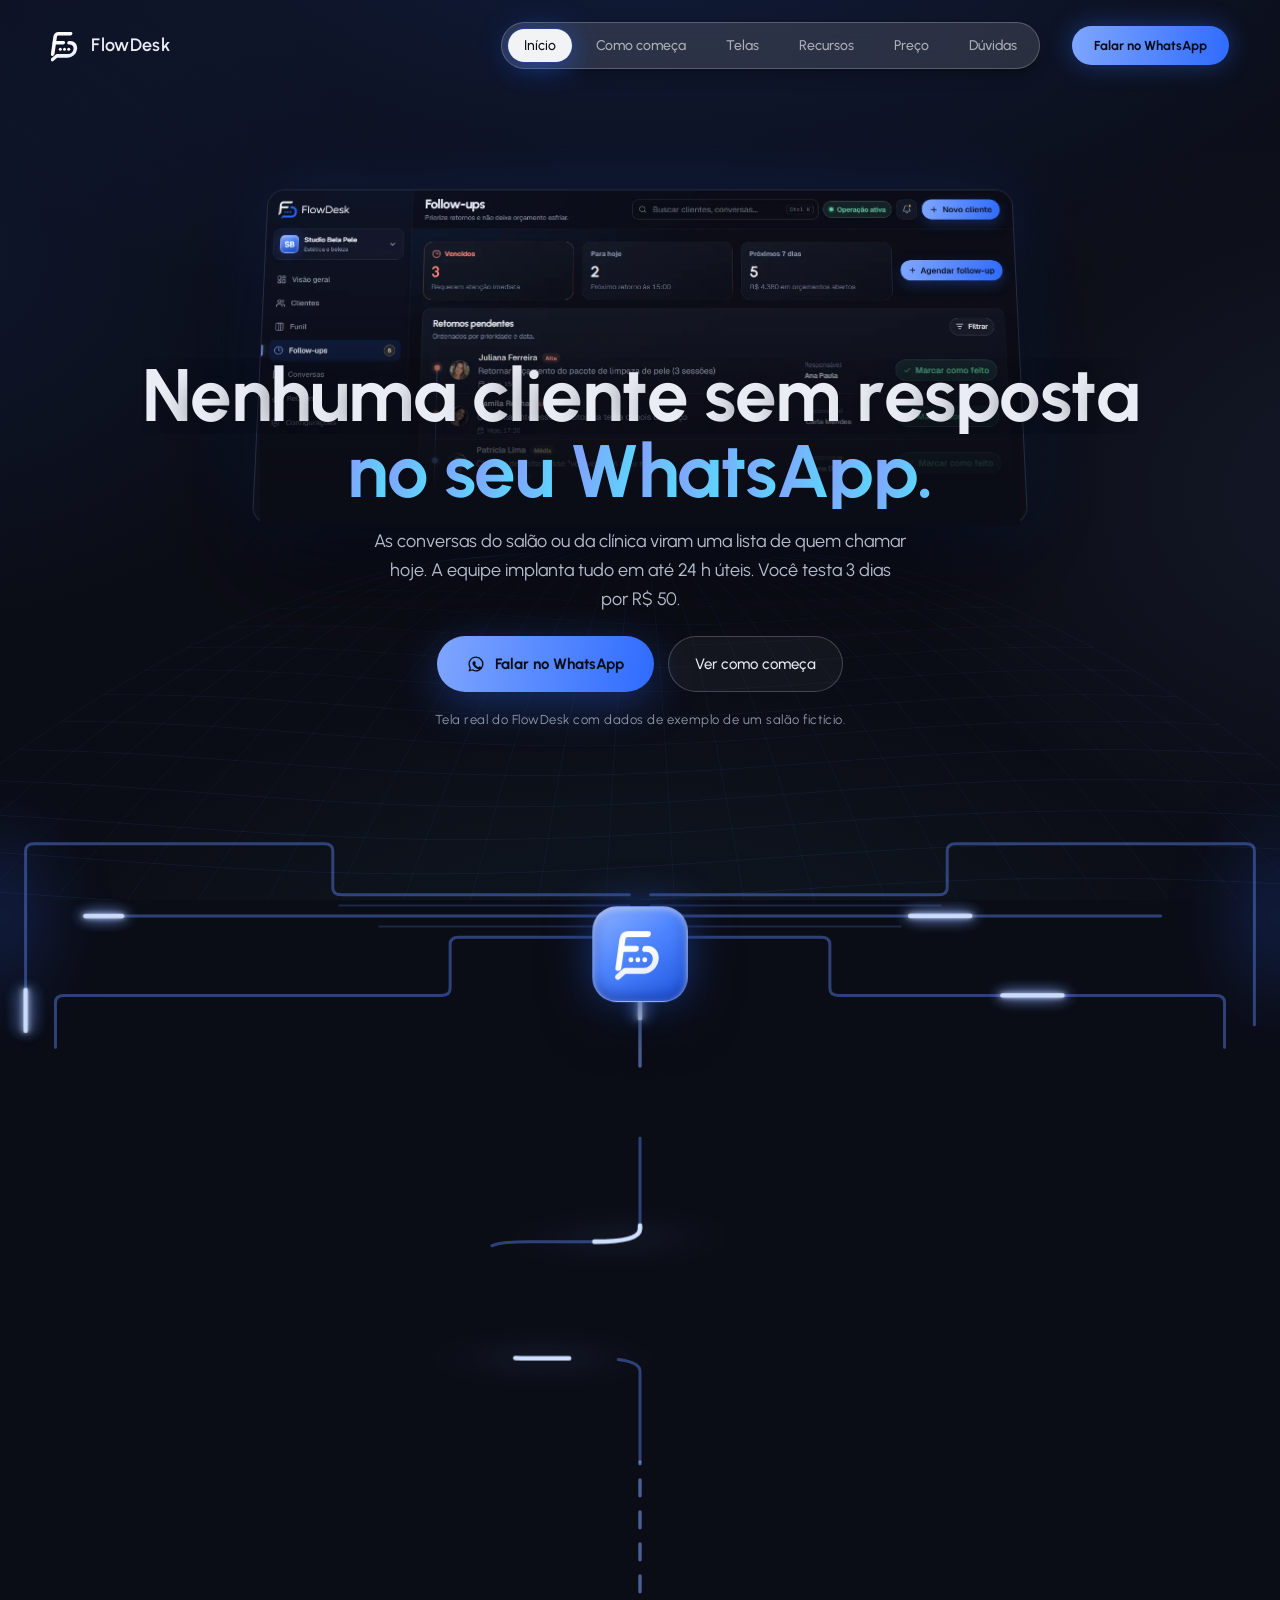
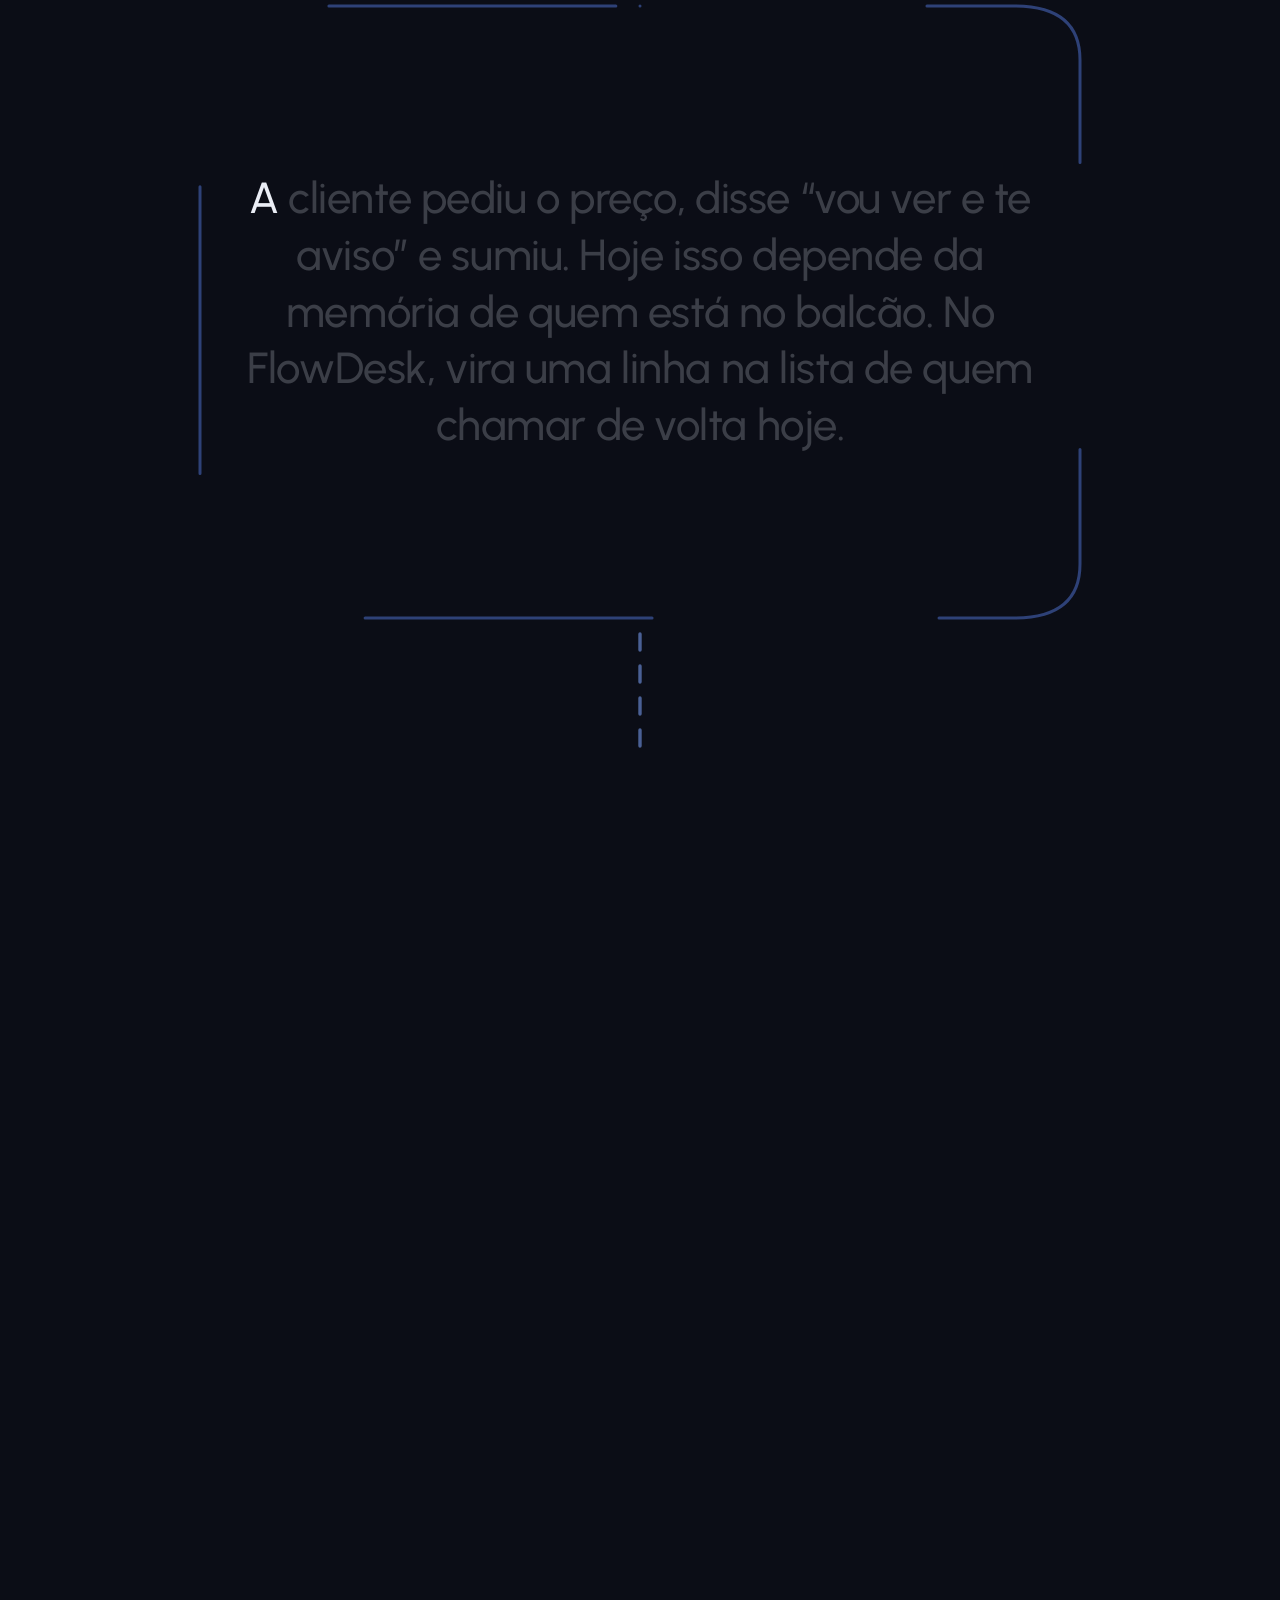
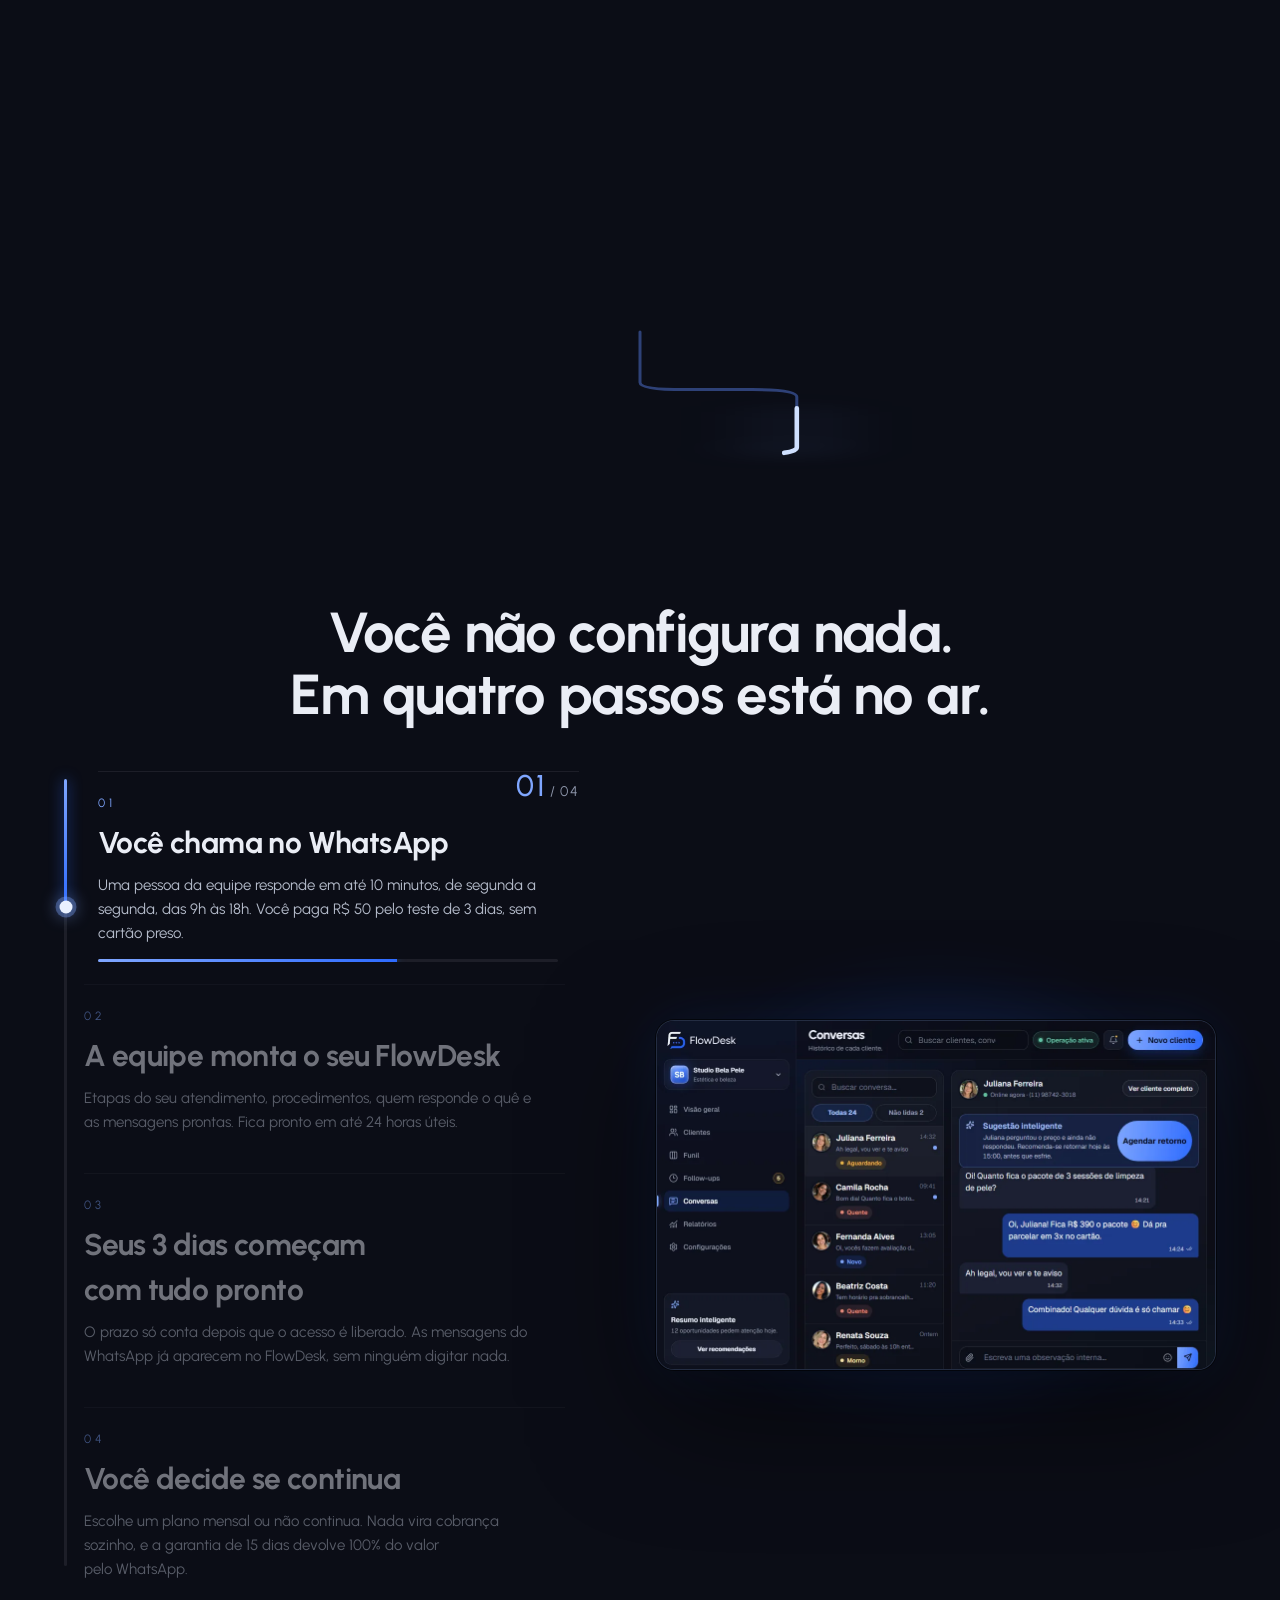
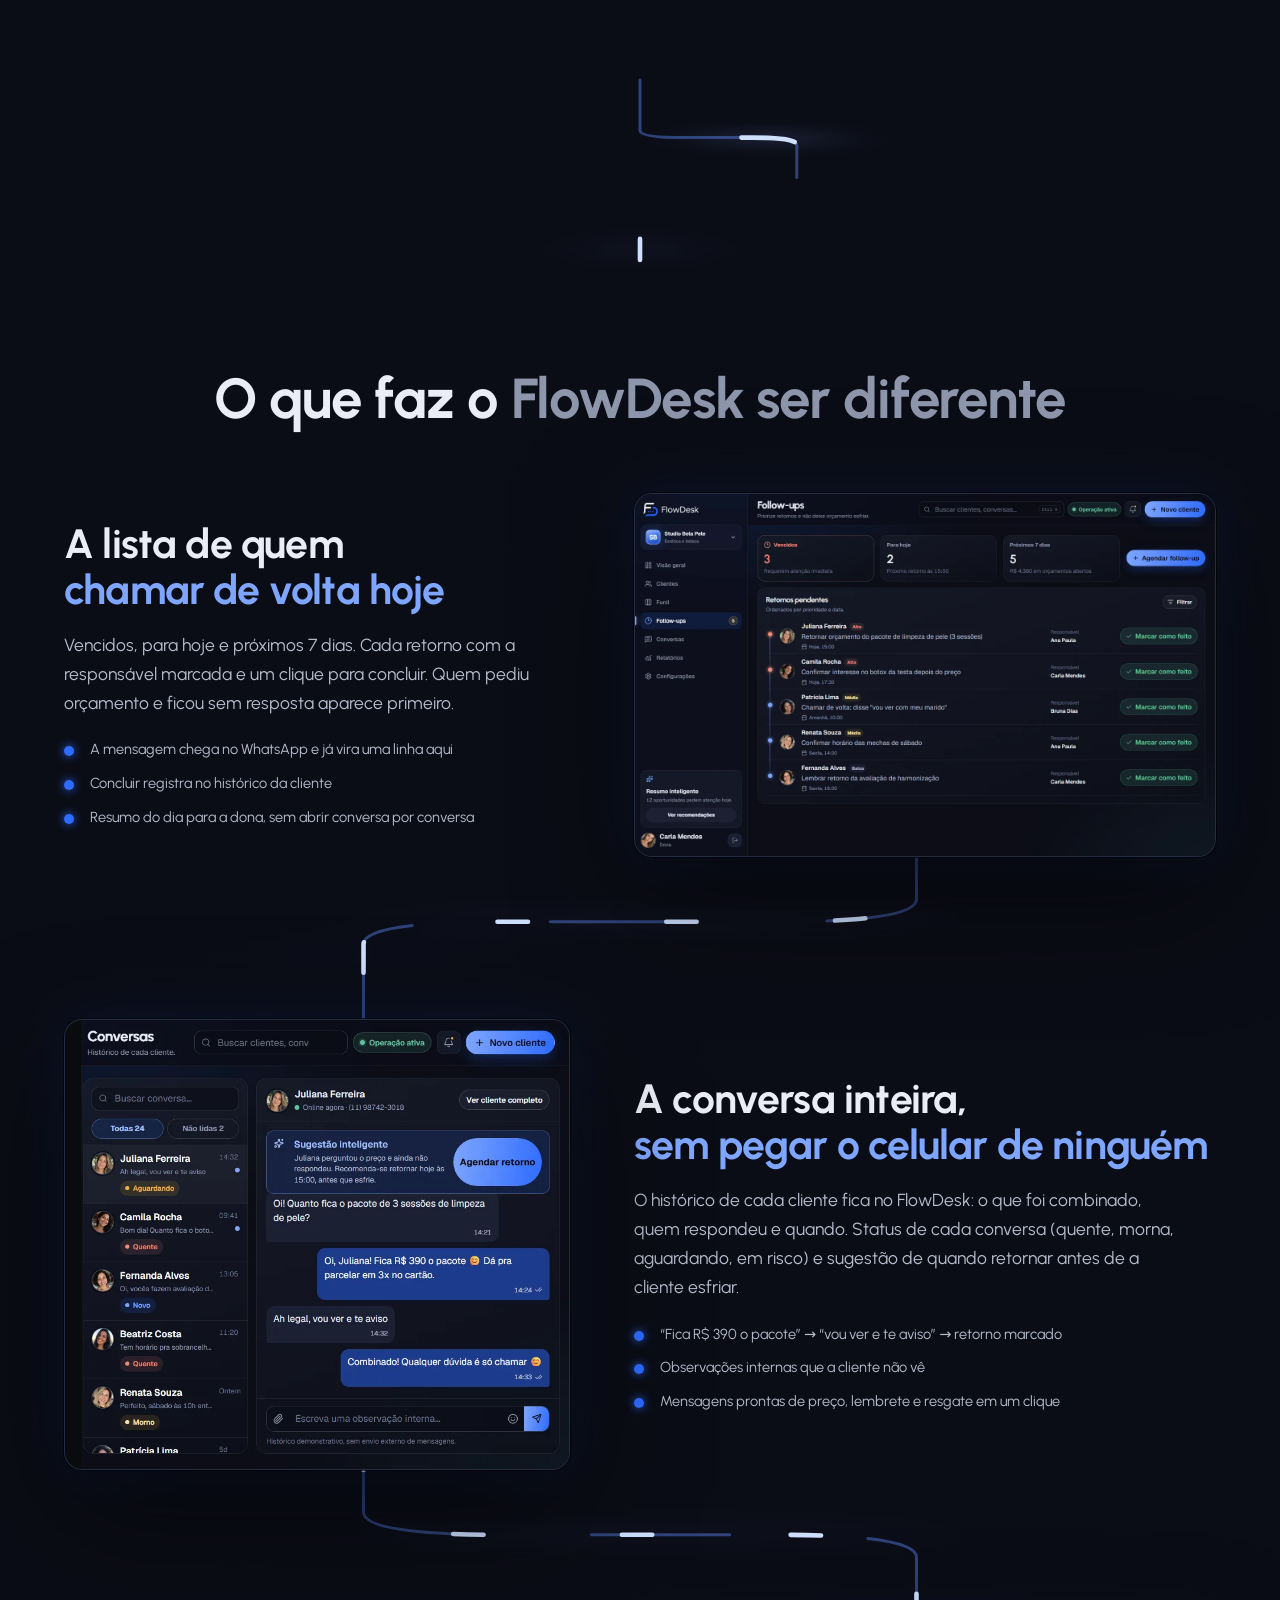
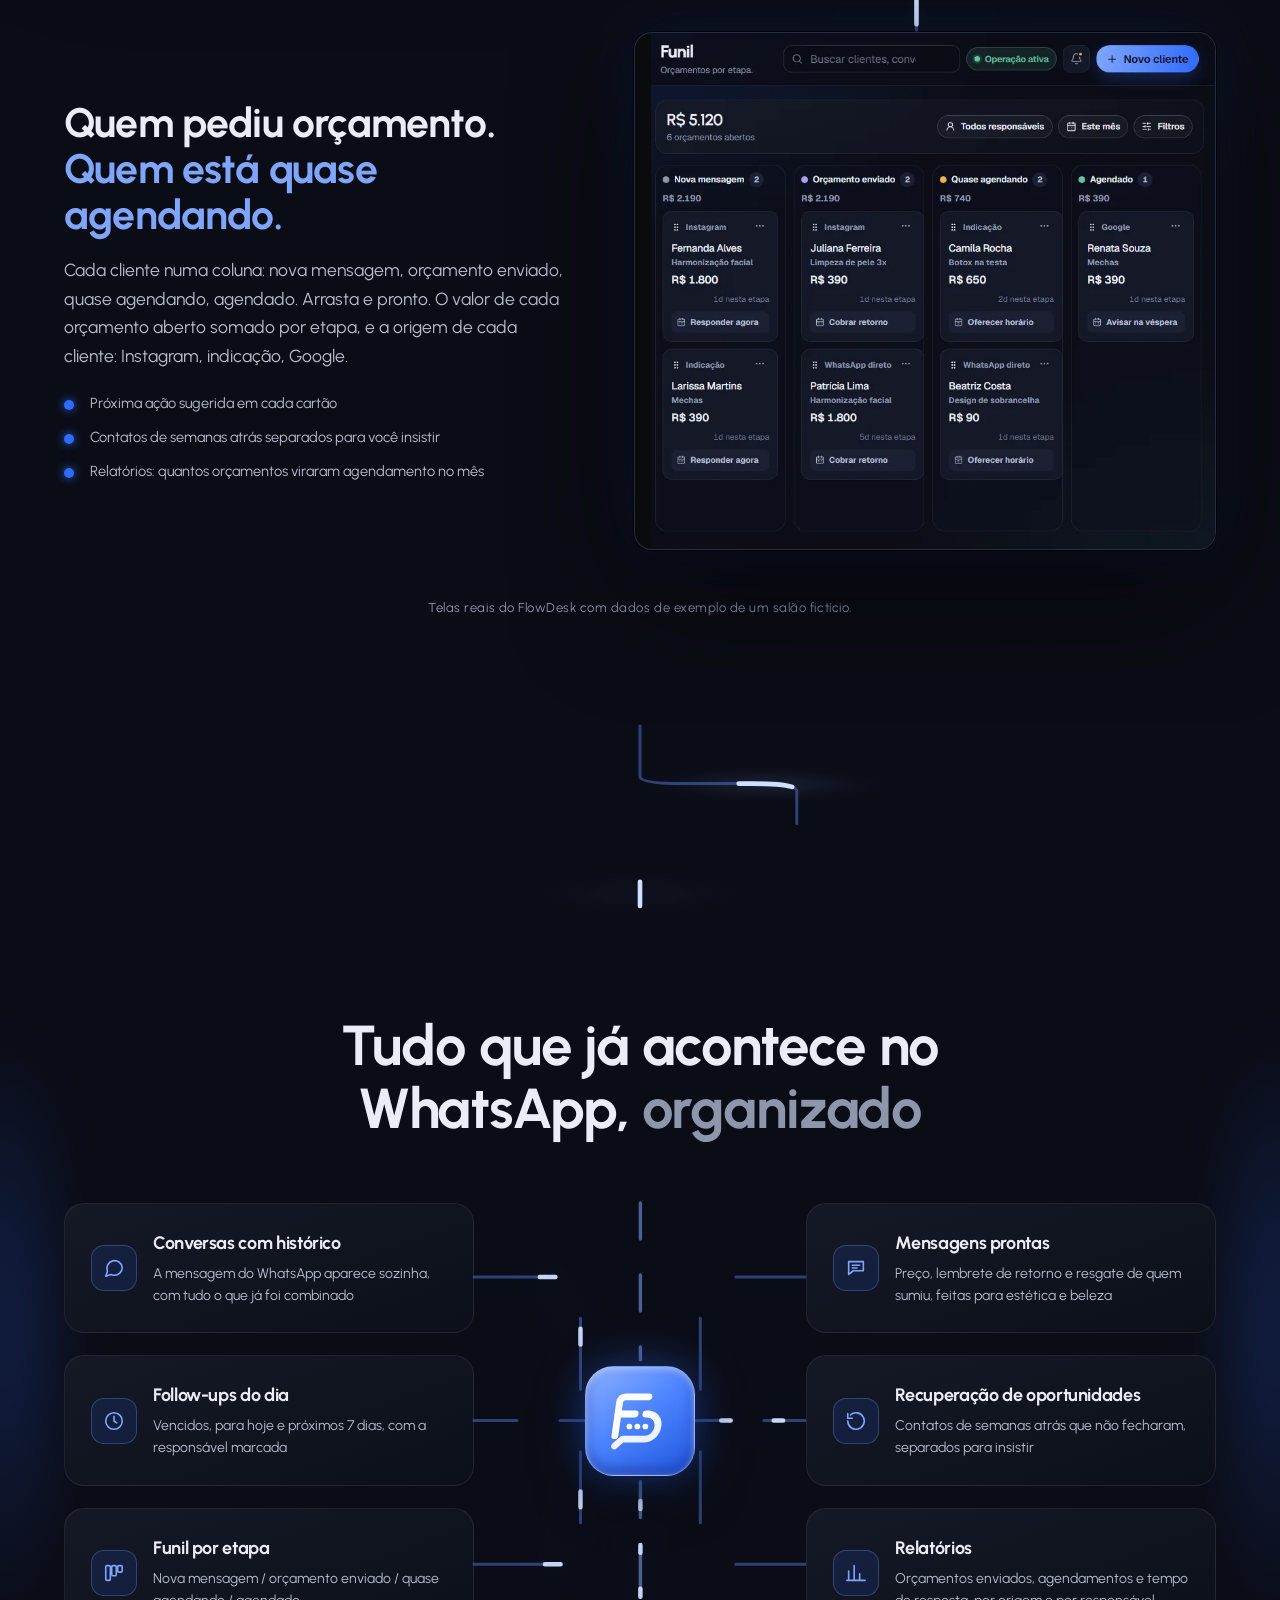
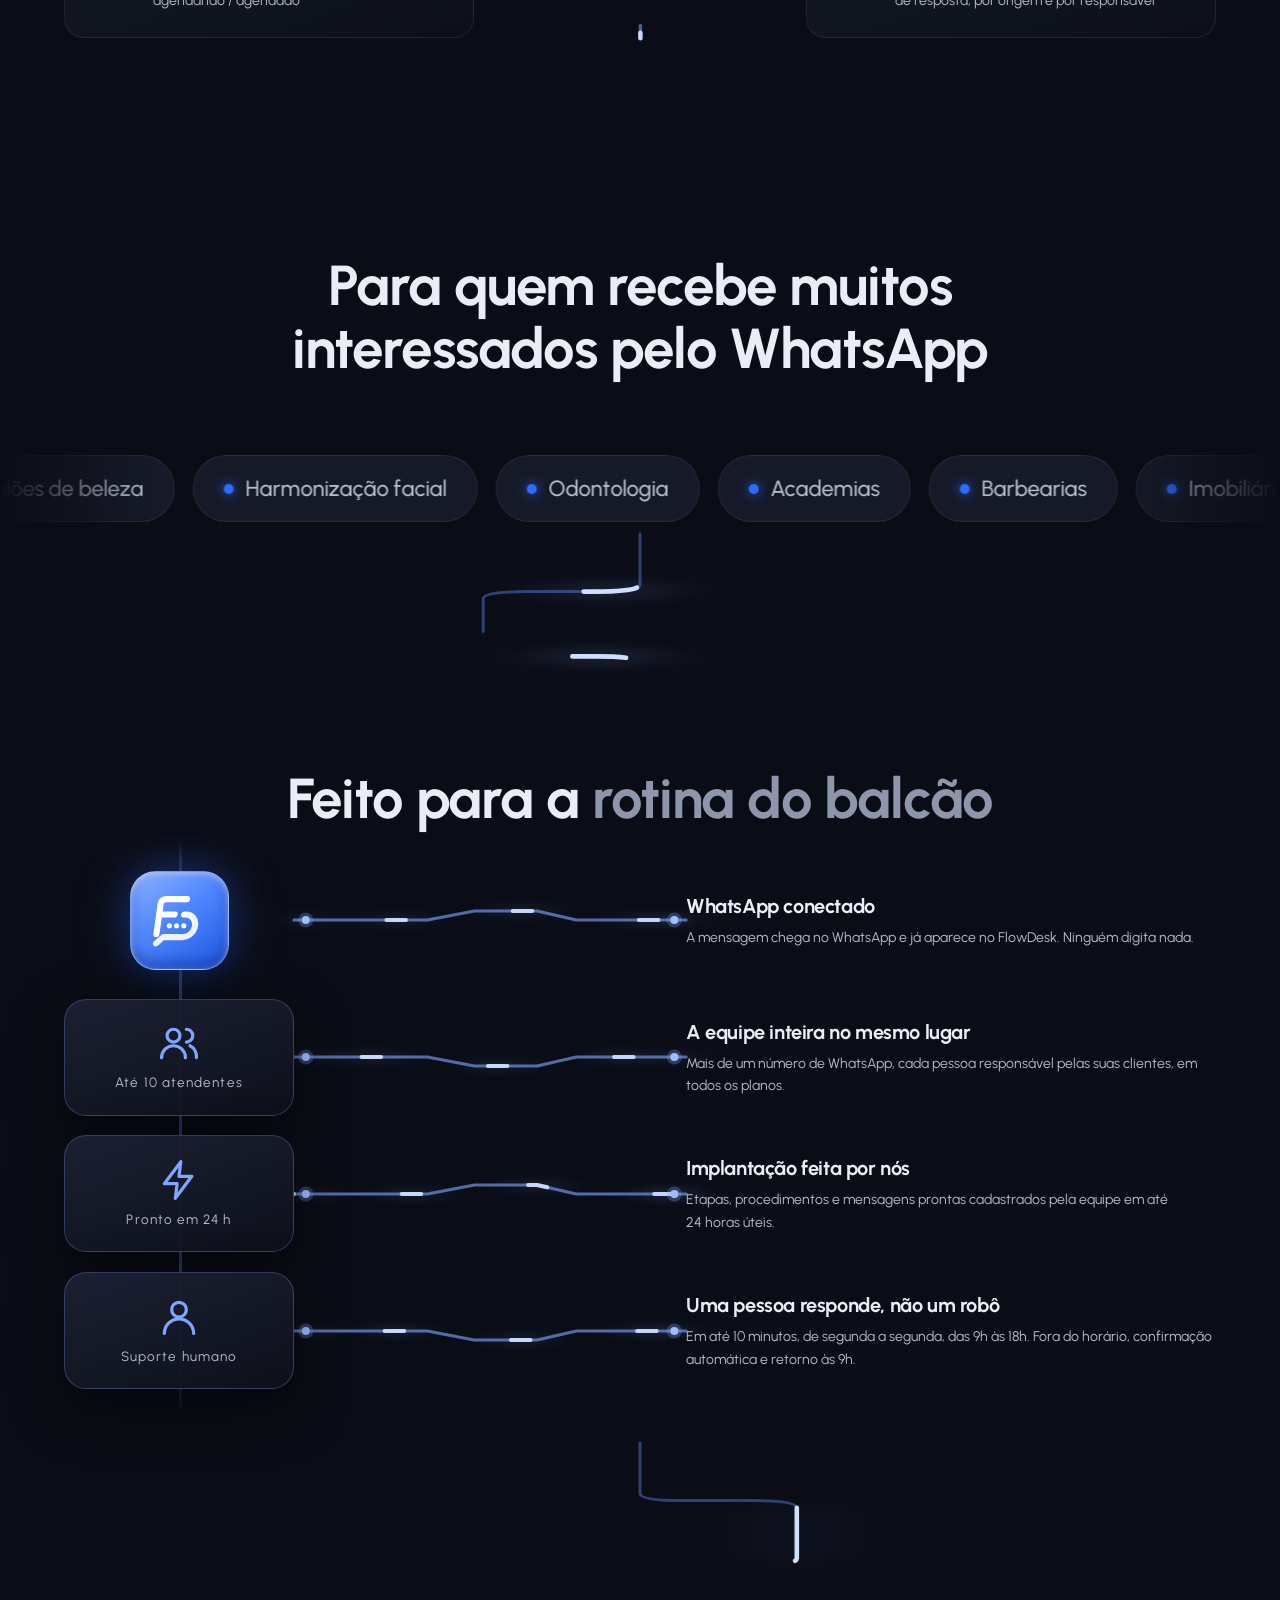
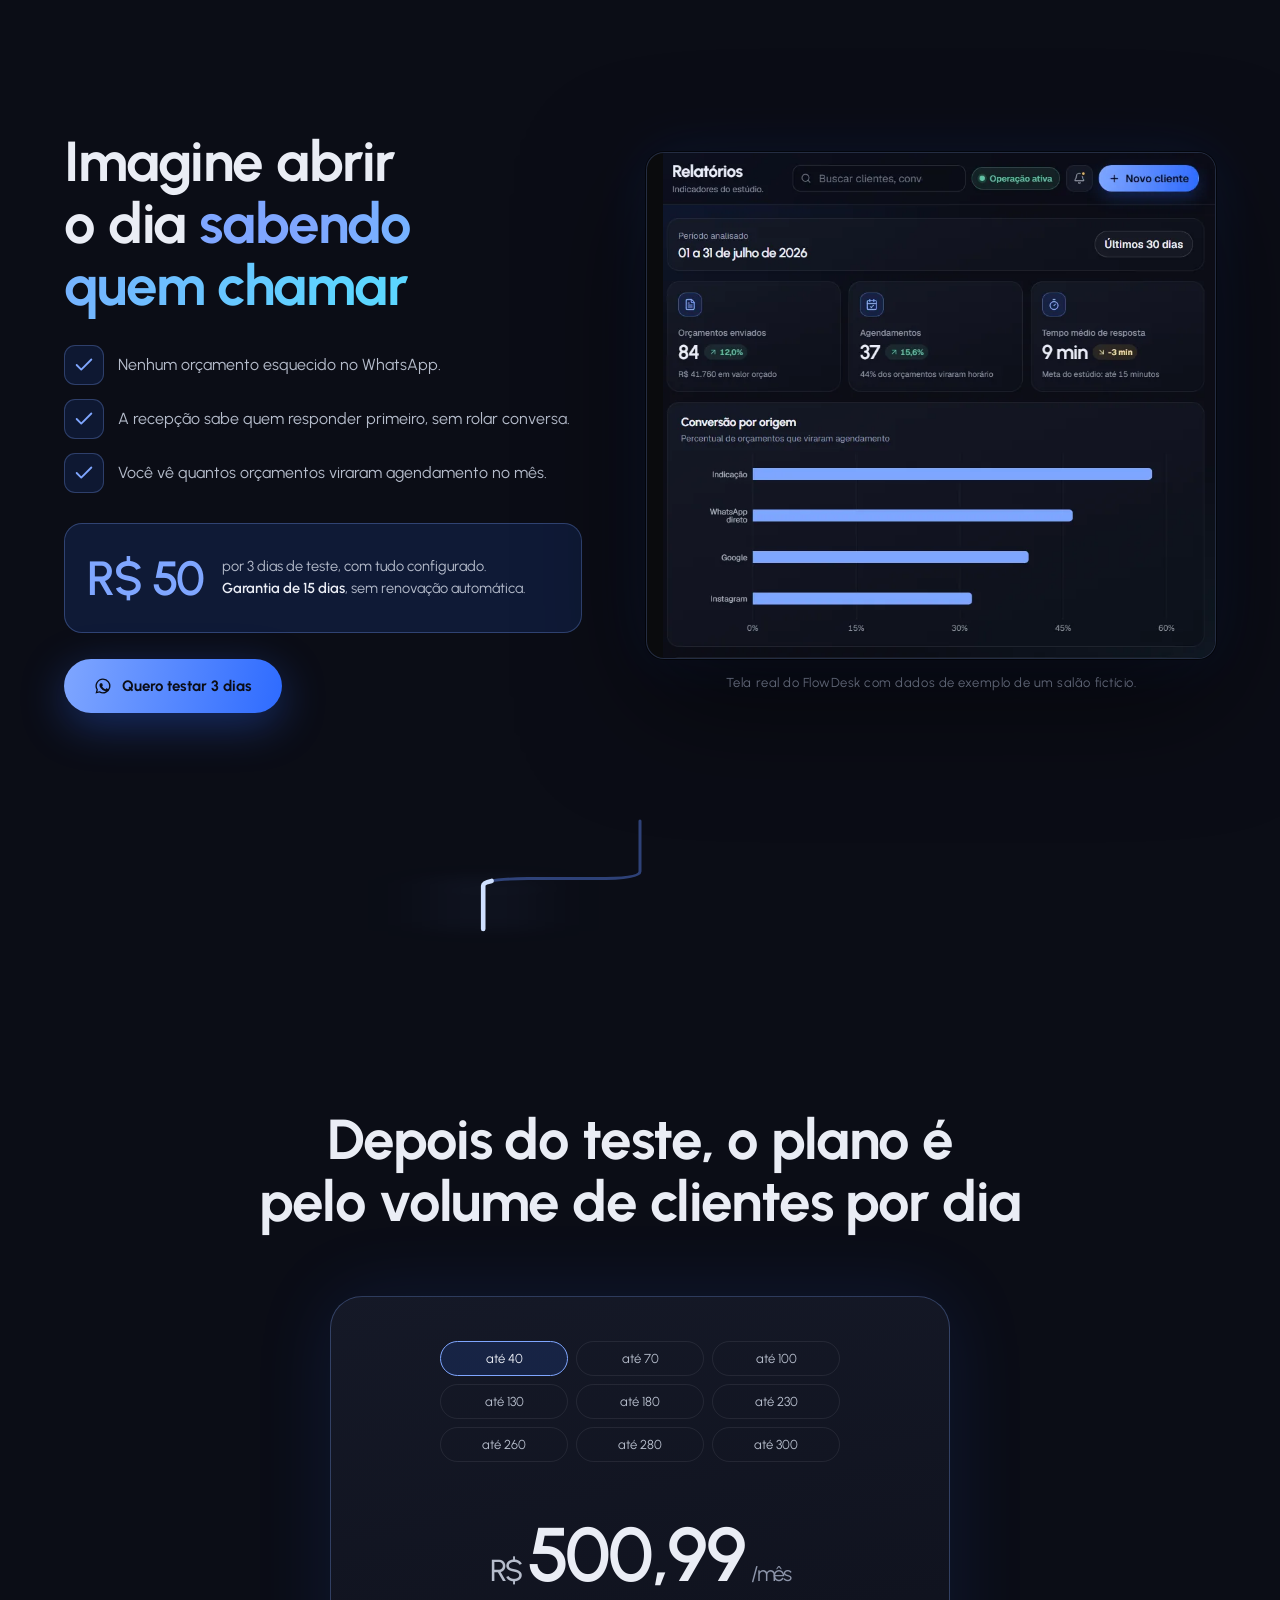
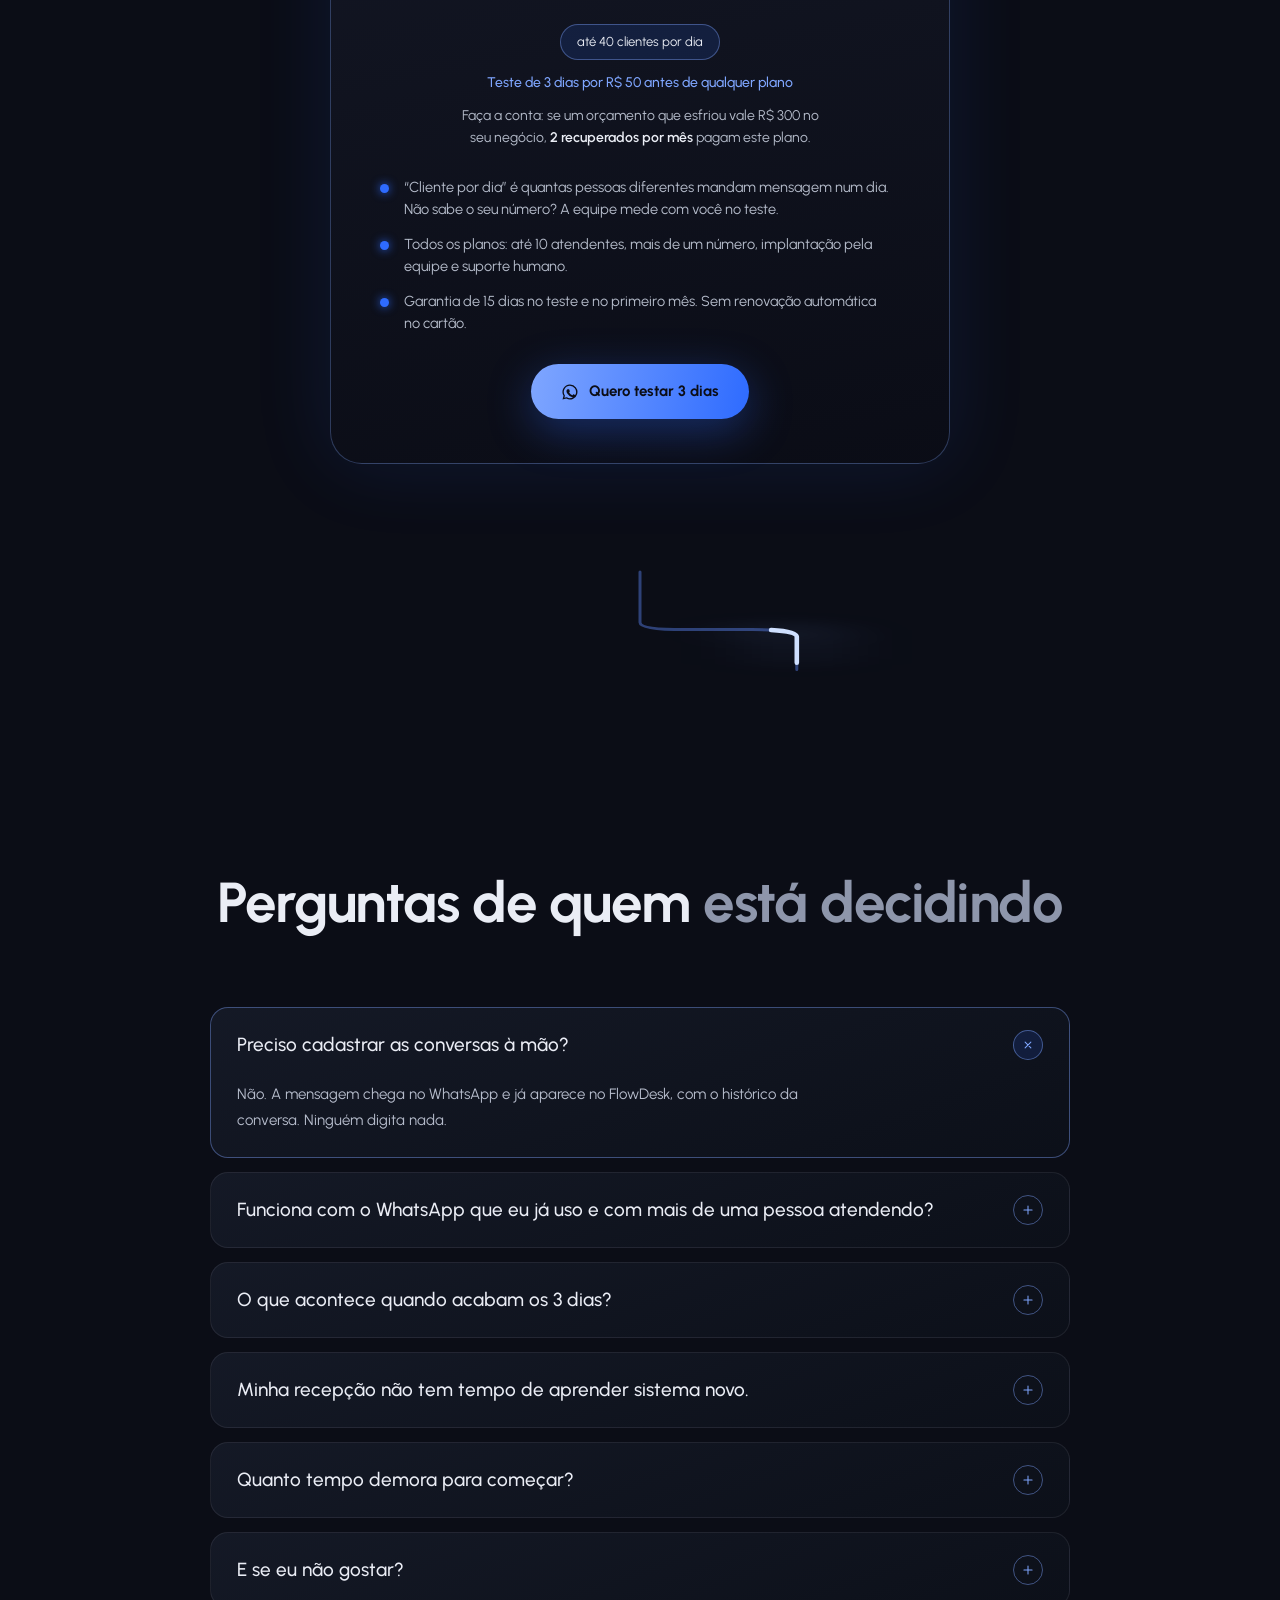
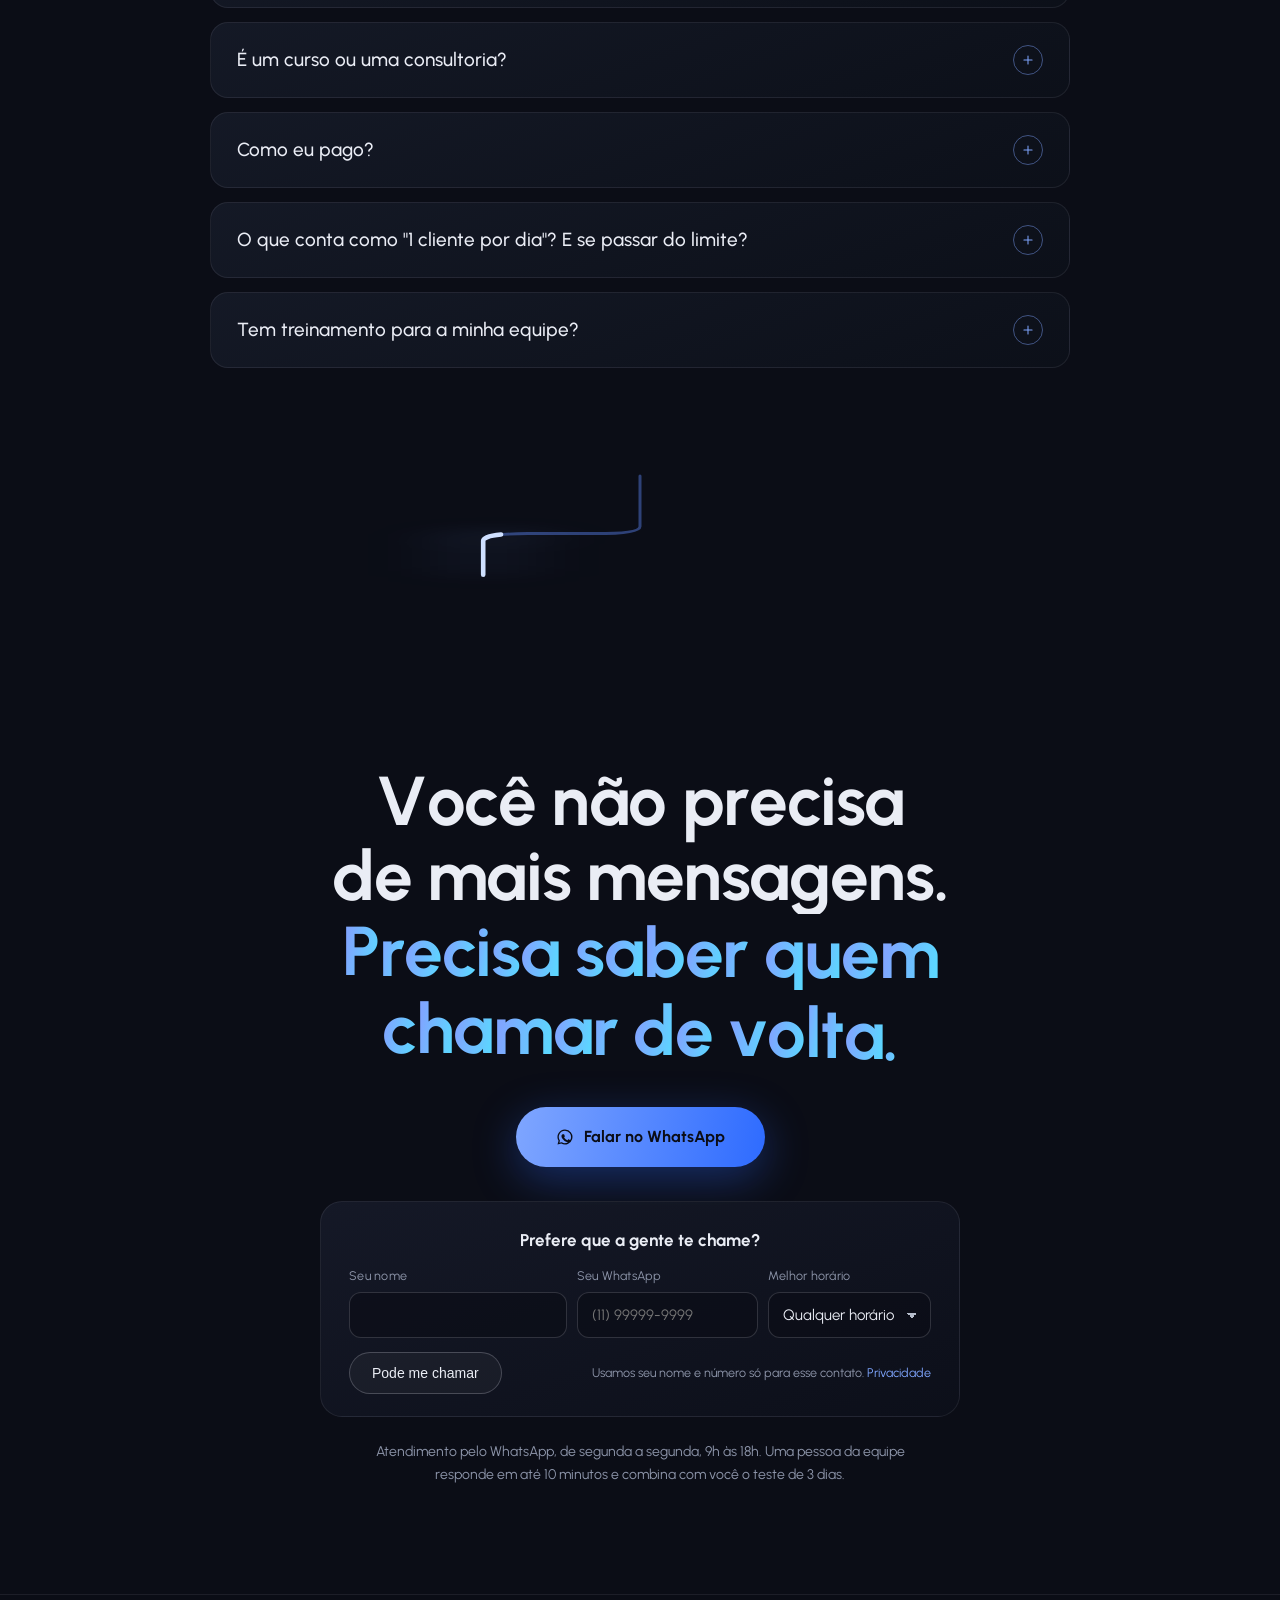
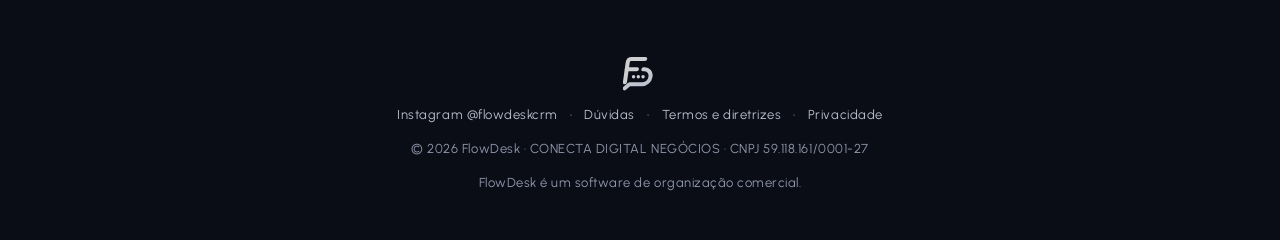
<file: index.html>
<!doctype html>
<html lang="pt-BR">
<head>
<meta charset="utf-8">
<meta name="viewport" content="width=device-width, initial-scale=1, viewport-fit=cover">
<title>FlowDesk — nenhuma cliente sem resposta no WhatsApp</title>
<meta name="description" content="O FlowDesk transforma as conversas do WhatsApp do seu salão ou clínica numa lista de quem chamar hoje. A equipe implanta em até 24 h úteis. Teste 3 dias por R$ 50.">
<link rel="icon" href="img/logo-mark.png">
<meta name="theme-color" content="#0B0D16">
<meta property="og:type" content="website">
<meta property="og:title" content="FlowDesk — nenhuma cliente sem resposta no WhatsApp">
<meta property="og:description" content="As conversas do WhatsApp viram uma lista de quem chamar hoje. Implantação feita pela equipe em até 24 h úteis. Teste 3 dias por R$ 50.">
<meta property="og:url" content="https://flowdeskcrm.pro/">
<meta property="og:image" content="https://flowdeskcrm.pro/img/og.png">
<meta property="og:image:width" content="1200">
<meta property="og:image:height" content="630">
<meta name="twitter:card" content="summary_large_image">
<meta name="twitter:title" content="FlowDesk — nenhuma cliente sem resposta no WhatsApp">
<meta name="twitter:image" content="https://flowdeskcrm.pro/img/og.png">
<link rel="canonical" href="https://flowdeskcrm.pro/">
<meta property="og:locale" content="pt_BR">
<link rel="preload" href="fonts/urbanist-latin.woff2" as="font" type="font/woff2" crossorigin>
<link rel="preload" href="img/followups.webp" as="image" type="image/webp">
<link rel="stylesheet" href="fonts/urbanist.css">
<link rel="stylesheet" href="styles.css">
<script type="application/ld+json">[{"@context": "https://schema.org", "@type": "Organization", "name": "FlowDesk", "legalName": "CONECTA DIGITAL NEGÓCIOS", "taxID": "59.118.161/0001-27", "url": "https://flowdeskcrm.pro/", "logo": "https://flowdeskcrm.pro/img/logo-mark.png", "sameAs": ["https://instagram.com/flowdeskcrm"]}, {"@context": "https://schema.org", "@type": "SoftwareApplication", "name": "FlowDesk", "applicationCategory": "BusinessApplication", "operatingSystem": "Web", "description": "As conversas do WhatsApp viram uma lista de quem chamar hoje. Implantação feita pela equipe em até 24 h úteis.", "url": "https://flowdeskcrm.pro/", "offers": {"@type": "AggregateOffer", "priceCurrency": "BRL", "lowPrice": "500.99", "highPrice": "3200.99", "offerCount": 9, "description": "Teste de 3 dias por R$ 50. Planos mensais por clientes por dia."}}, {"@context": "https://schema.org", "@type": "FAQPage", "mainEntity": [{"@type": "Question", "name": "Preciso cadastrar as conversas à mão?", "acceptedAnswer": {"@type": "Answer", "text": "Não. A mensagem chega no WhatsApp e já aparece no FlowDesk, com o histórico da conversa. Ninguém digita nada."}}, {"@type": "Question", "name": "Funciona com o WhatsApp que eu já uso e com mais de uma pessoa atendendo?", "acceptedAnswer": {"@type": "Answer", "text": "Sim. Todos os planos permitem até 10 atendentes e mais de um número. A equipe inteira trabalha no mesmo FlowDesk, cada uma vendo pelo que é responsável."}}, {"@type": "Question", "name": "O que acontece quando acabam os 3 dias?", "acceptedAnswer": {"@type": "Answer", "text": "O teste termina e você decide se quer continuar. Se continuar, escolhe um plano mensal. Não vira cobrança sozinho e você não fica presa a contrato."}}, {"@type": "Question", "name": "Minha recepção não tem tempo de aprender sistema novo.", "acceptedAnswer": {"@type": "Answer", "text": "Por isso quem configura é a nossa equipe, e você recebe o FlowDesk já com as suas etapas, procedimentos e mensagens prontas. Qualquer dúvida é respondida por uma pessoa no WhatsApp, de segunda a segunda."}}, {"@type": "Question", "name": "Quanto tempo demora para começar?", "acceptedAnswer": {"@type": "Answer", "text": "Até 24 horas úteis depois do pagamento confirmado. Pagamentos de sábado e domingo começam a contar às 9h de segunda-feira."}}, {"@type": "Question", "name": "E se eu não gostar?", "acceptedAnswer": {"@type": "Answer", "text": "Você tem 15 dias de garantia, tanto no teste de R$ 50 quanto no primeiro mês de qualquer plano. Para pedir o reembolso, basta mandar uma mensagem no WhatsApp do suporte."}}, {"@type": "Question", "name": "É um curso ou uma consultoria?", "acceptedAnswer": {"@type": "Answer", "text": "Não. O FlowDesk é um sistema que a sua equipe usa todo dia para atender e acompanhar clientes. Você recebe acesso à plataforma, a configuração inicial e o suporte de uso."}}, {"@type": "Question", "name": "Como eu pago?", "acceptedAnswer": {"@type": "Answer", "text": "O teste de 3 dias (R$ 50) é pago por Pix ou cartão de crédito à vista. Os planos mensais aceitam Pix, boleto ou cartão de crédito recorrente."}}, {"@type": "Question", "name": "O que conta como \"1 cliente por dia\"? E se passar do limite?", "acceptedAnswer": {"@type": "Answer", "text": "Uma pessoa que entrou em contato pelo WhatsApp naquele dia, não importa quantas mensagens trocou. Se a Juliana chama às 9h para ver preço e às 15h para confirmar, conta como 1. Se o plano é de 40 por dia e entram 43, as 40 primeiras seguem normal e as 3 ficam pausadas até virar o dia."}}, {"@type": "Question", "name": "Tem treinamento para a minha equipe?", "acceptedAnswer": {"@type": "Answer", "text": "Sim. Durante o teste a equipe entrega o ambiente configurado e faz um treinamento inicial rápido. O treinamento completo, com toda a sua equipe, acontece na primeira semana depois de assinar o plano. Suporte por WhatsApp e videochamada, de segunda a segunda, das 9h às 18h."}}]}]</script>
<script>history.scrollRestoration = 'manual'; window.scrollTo(0, 0);</script>
</head>
<body>

<svg width="0" height="0" style="position:absolute" aria-hidden="true">
  <defs>
    <linearGradient id="g-marca-b" x1="0.2" y1="0" x2="0.8" y2="1"><stop offset="0" stop-color="#FFFFFF"/><stop offset="1" stop-color="#E6EEFF"/></linearGradient>
    <symbol id="marca" viewBox="18 8 100 106">
      <g transform="translate(6 0) skewX(-8)" fill="none" stroke-linecap="round" stroke-linejoin="round" stroke-width="12">
        <path d="M80 20 H40 Q30 20 30 30 V88" class="marca__f"/><path d="M30 50 H60" class="marca__f"/>
        <path d="M79 50 H82 A21 21 0 0 1 103 71 V73 A21 21 0 0 1 82 94 H44 L32 106" class="marca__balao"/>
      </g>
      <g class="marca__pontos"><circle cx="49" cy="72" r="5"/><circle cx="63" cy="72" r="5"/><circle cx="77" cy="72" r="5"/></g>
    </symbol>
    <symbol id="i-whatsapp" viewBox="0 0 24 24"><path d="M12 2a10 10 0 0 0-8.6 15.1L2 22l5-1.3A10 10 0 1 0 12 2Zm0 1.8a8.2 8.2 0 1 1-4.2 15.3l-.3-.2-3 .8.8-2.9-.2-.3A8.2 8.2 0 0 1 12 3.8Zm-3 4.4c-.2 0-.5 0-.7.3-.3.3-1 1-1 2.4s1 2.8 1.2 3c.1.2 2 3.2 5 4.4 2.5 1 3 .8 3.5.7.6 0 1.7-.7 2-1.4.2-.7.2-1.2.1-1.4l-.5-.3-1.8-.9c-.3 0-.4-.1-.6.2l-.8 1c-.2.2-.3.2-.6 0-.3-.1-1.2-.4-2.3-1.4a8.5 8.5 0 0 1-1.6-2c-.1-.3 0-.4.1-.6l.4-.5.3-.5v-.5l-.8-2c-.2-.5-.4-.4-.6-.4H9Z"/></symbol>
    <symbol id="i-instagram" viewBox="0 0 24 24"><path d="M12 7.3a4.7 4.7 0 1 0 0 9.4 4.7 4.7 0 0 0 0-9.4Zm0 7.7a3 3 0 1 1 0-6 3 3 0 0 1 0 6Zm5.9-7.9a1.1 1.1 0 1 1-2.2 0 1.1 1.1 0 0 1 2.2 0ZM12 2.2c-2.7 0-3 0-4 .1-1.1 0-1.8.2-2.4.5a4.9 4.9 0 0 0-1.8 1.1 4.9 4.9 0 0 0-1.1 1.8c-.3.6-.5 1.3-.5 2.4C2.2 9 2.2 9.3 2.2 12s0 3 .1 4c0 1.1.2 1.8.5 2.4.2.7.6 1.3 1.1 1.8.5.5 1.1.9 1.8 1.1.6.3 1.3.5 2.4.5 1 .1 1.3.1 4 .1s3 0 4-.1c1.1 0 1.8-.2 2.4-.5a4.9 4.9 0 0 0 1.8-1.1 4.9 4.9 0 0 0 1.1-1.8c.3-.6.5-1.3.5-2.4.1-1 .1-1.3.1-4s0-3-.1-4c0-1.1-.2-1.8-.5-2.4a4.9 4.9 0 0 0-1.1-1.8 4.9 4.9 0 0 0-1.8-1.1c-.6-.3-1.3-.5-2.4-.5-1-.1-1.3-.1-4-.1Zm0 1.8c2.7 0 3 0 4 .1 1 0 1.5.2 1.8.3.5.2.8.4 1.1.7.4.4.6.7.8 1.2.1.3.3.8.3 1.8.1 1 .1 1.3.1 3.9s0 2.9-.1 3.9c0 1-.2 1.5-.3 1.8-.2.5-.4.8-.8 1.2-.3.3-.6.6-1.1.8-.3.1-.8.3-1.8.3-1 .1-1.3.1-4 .1s-2.9 0-3.9-.1c-1 0-1.5-.2-1.8-.3a3.1 3.1 0 0 1-1.2-.8 3.1 3.1 0 0 1-.7-1.1c-.1-.4-.3-.9-.3-1.9-.1-1-.1-1.3-.1-3.9s0-2.9.1-3.9c0-1 .2-1.5.3-1.8.2-.5.4-.8.7-1.2.4-.3.7-.6 1.2-.8.3-.1.8-.3 1.8-.3 1-.1 1.3-.1 3.9-.1Z"/></symbol>
    <symbol id="i-relogio" viewBox="0 0 24 24"><circle cx="12" cy="12" r="9" fill="none" stroke="currentColor" stroke-width="1.75"/><path d="M12 7v5l3 2" fill="none" stroke="currentColor" stroke-width="1.75" stroke-linecap="round" stroke-linejoin="round"/></symbol>
    <symbol id="i-conversa" viewBox="0 0 24 24"><path d="M21 11.5a8.4 8.4 0 0 1-9 8.4 8.6 8.6 0 0 1-3.5-.7L3 21l1.9-5.4A8.4 8.4 0 1 1 21 11.5Z" fill="none" stroke="currentColor" stroke-width="1.75" stroke-linecap="round" stroke-linejoin="round"/></symbol>
    <symbol id="i-funil" viewBox="0 0 24 24"><rect x="3" y="4" width="5" height="16" rx="1.5" fill="none" stroke="currentColor" stroke-width="1.75"/><rect x="9.5" y="4" width="5" height="11" rx="1.5" fill="none" stroke="currentColor" stroke-width="1.75"/><rect x="16" y="4" width="5" height="7" rx="1.5" fill="none" stroke="currentColor" stroke-width="1.75"/></symbol>
    <symbol id="i-grafico" viewBox="0 0 24 24"><path d="M4 20V10M10 20V4M16 20v-7M22 20H2" fill="none" stroke="currentColor" stroke-width="1.75" stroke-linecap="round"/></symbol>
    <symbol id="i-mensagens" viewBox="0 0 24 24"><path d="M4 5h16v10H9l-5 4V5Z" fill="none" stroke="currentColor" stroke-width="1.75" stroke-linejoin="round"/><path d="M8 9h8M8 12h5" fill="none" stroke="currentColor" stroke-width="1.75" stroke-linecap="round"/></symbol>
    <symbol id="i-resgate" viewBox="0 0 24 24"><path d="M3 12a9 9 0 1 0 3-6.7" fill="none" stroke="currentColor" stroke-width="1.75" stroke-linecap="round"/><path d="M3 4v5h5" fill="none" stroke="currentColor" stroke-width="1.75" stroke-linecap="round" stroke-linejoin="round"/></symbol>
    <symbol id="i-equipe" viewBox="0 0 24 24"><circle cx="9" cy="8" r="3.5" fill="none" stroke="currentColor" stroke-width="1.75"/><path d="M2.5 20a6.5 6.5 0 0 1 13 0M16 4.5a3.5 3.5 0 0 1 0 7M18 13.5a6.5 6.5 0 0 1 3.5 6.5" fill="none" stroke="currentColor" stroke-width="1.75" stroke-linecap="round"/></symbol>
    <symbol id="i-mais" viewBox="0 0 24 24"><path d="M12 5v14M5 12h14" fill="none" stroke="currentColor" stroke-width="1.75" stroke-linecap="round"/></symbol>
    <symbol id="i-check" viewBox="0 0 24 24"><path d="M20 6 9 17l-5-5" fill="none" stroke="currentColor" stroke-width="2" stroke-linecap="round" stroke-linejoin="round"/></symbol>
    <symbol id="i-raio" viewBox="0 0 24 24"><path d="M13 2 4 14h7l-1 8 9-12h-7l1-8Z" fill="none" stroke="currentColor" stroke-width="1.75" stroke-linejoin="round"/></symbol>
    <symbol id="i-pessoa" viewBox="0 0 24 24"><circle cx="12" cy="8" r="4" fill="none" stroke="currentColor" stroke-width="1.75"/><path d="M4 21a8 8 0 0 1 16 0" fill="none" stroke="currentColor" stroke-width="1.75" stroke-linecap="round"/></symbol>
  </defs>
</svg>

<div class="progress" id="scrollProgress" aria-hidden="true"></div>
<canvas class="gl" id="gl" aria-hidden="true"></canvas>

<nav class="nav" id="nav" aria-label="Principal">
  <a href="#hero" class="nav-logo" aria-label="FlowDesk, início"><svg class="nav-logo__marca" aria-hidden="true"><use href="#marca"/></svg><span>FlowDesk</span></a>
  <div class="nav-right">
    <div class="glass-nav" id="glassNav">
      <span class="glass-pill" aria-hidden="true"></span>
      <a href="#hero" class="nav-link">Início</a>
      <a href="#steps" class="nav-link">Como começa</a>
      <a href="#signature" class="nav-link">Telas</a>
      <a href="#features" class="nav-link">Recursos</a>
      <a href="#pricing" class="nav-link">Preço</a>
      <a href="#faq" class="nav-link">Dúvidas</a>
    </div>
    <div class="nav-menu" id="navMenuWrap">
      <button class="menu-btn" id="navMenuBtn" aria-label="Menu" aria-expanded="false"><svg width="16" height="16" viewBox="0 0 24 24" fill="none" stroke="currentColor" stroke-width="2" stroke-linecap="round"><path d="M4 7h16M4 12h16M4 17h16"/></svg></button>
      <div class="nav-drop" id="navDrop">
        <a href="#steps">Como começa</a><a href="#signature">Telas</a><a href="#features">Recursos</a><a href="#pricing">Preço</a><a href="#faq">Dúvidas</a>
      </div>
    </div>
    <a href="https://ig.me/m/flowdeskcrm" class="nav-cta js-wpp"><span>Falar no WhatsApp</span></a>
  </div>
</nav>

<main id="main">

<!-- ══════════ HERO ══════════ -->
<section class="hero" id="hero">
  <div class="hero-content">
    <div class="hero-screen" id="heroScreen">
      <div class="screen-frame"><img src="img/followups.webp" alt="Tela de follow-ups do FlowDesk: a lista de retornos pendentes do dia (dados de exemplo)" width="1440" height="900" fetchpriority="high"></div>
    </div>
    <h1 class="hero-title">
      <span class="line" data-split>Nenhuma cliente sem resposta</span>
      <span class="line accent" data-split>no seu WhatsApp.</span>
    </h1>
    <p class="hero-sub reveal-line"><span>As conversas do salão ou da clínica viram uma lista de quem chamar hoje. A equipe implanta tudo em até 24&nbsp;h úteis. Você testa 3&nbsp;dias por R$&nbsp;50.</span></p>
    <div class="hero-badges reveal-line">
      <span class="badges-wrap">
        <a href="https://ig.me/m/flowdeskcrm" class="btn-primary js-wpp"><svg class="ico" aria-hidden="true"><use href="#i-whatsapp"/></svg><span>Falar no WhatsApp</span></a>
        <a href="#steps" class="btn-ghost">Ver como começa</a>
      </span>
    </div>
    <p class="sig-note hero-note">Tela real do FlowDesk com dados de exemplo de um salão fictício.</p>
  </div>

  <div class="hero-visual" id="heroVisual">
    <div class="edge-glow left"></div>
    <div class="edge-glow right"></div>
    <svg class="net hero-net" viewBox="0 0 1200 340" fill="none" preserveAspectRatio="none">
      <defs><filter id="glowF" x="-40%" y="-40%" width="180%" height="180%"><feGaussianBlur stdDeviation="3.2" result="b"/><feMerge><feMergeNode in="b"/><feMergeNode in="SourceGraphic"/></feMerge></filter></defs>
      <g class="traces">
        <path data-hero-draw d="M590,146 H320 Q312,146 312,138 V96 Q312,88 304,88 H32 Q24,88 24,96 V300"/>
        <path data-hero-draw d="M590,170 H80"/>
        <path data-hero-draw d="M590,194 H430 Q422,194 422,202 V252 Q422,260 414,260 H60 Q52,260 52,268 V340"/>
        <path data-hero-draw class="faint" d="M590,158 H300"/>
        <path data-hero-draw class="faint" d="M590,182 H340"/>
      </g>
      <g class="traces" transform="translate(1200 0) scale(-1 1)">
        <path data-hero-draw d="M590,146 H320 Q312,146 312,138 V96 Q312,88 304,88 H32 Q24,88 24,96 V300"/>
        <path data-hero-draw d="M590,170 H80"/>
        <path data-hero-draw d="M590,194 H430 Q422,194 422,202 V252 Q422,260 414,260 H60 Q52,260 52,268 V340"/>
        <path data-hero-draw class="faint" d="M590,158 H300"/>
        <path data-hero-draw class="faint" d="M590,182 H340"/>
      </g>
      <path data-hero-draw class="spine" d="M600,216 V340"/>
      <g class="pulses" filter="url(#glowF)">
        <path data-pulse d="M590,146 H320 Q312,146 312,138 V96 Q312,88 304,88 H32 Q24,88 24,96 V300"/>
        <path data-pulse d="M590,170 H80"/>
        <path data-pulse transform="translate(1200 0) scale(-1 1)" d="M590,170 H80"/>
        <path data-pulse transform="translate(1200 0) scale(-1 1)" d="M590,194 H430 Q422,194 422,202 V252 Q422,260 414,260 H60 Q52,260 52,268 V340"/>
        <path data-pulse d="M600,216 V340"/>
      </g>
    </svg>
    <div class="chip3d hero-chip" id="heroChip">
      <div class="chip-face front app-chip"><svg aria-hidden="true"><use href="#marca"/></svg></div>
      <div class="chip-face back app-chip"><svg aria-hidden="true"><use href="#marca"/></svg></div>
    </div>
  </div>
</section>

<div class="connector connector--longo" aria-hidden="true">
  <svg viewBox="0 0 100 200" preserveAspectRatio="none" fill="none">
    <path data-draw d="M50,0 V56 Q50,64 42,64 H30 Q22,64 22,72 V128 Q22,136 30,136 H42 Q50,136 50,144 V200"/>
    <path data-pulse d="M50,0 V56 Q50,64 42,64 H30 Q22,64 22,72 V128 Q22,136 30,136 H42 Q50,136 50,144 V200"/>
  </svg>
</div>

<!-- ══════════ STATEMENT (PINNED) ══════════ -->
<section class="statement" id="statement">
  <div class="statement-pin" id="statementPin">
    <svg class="net statement-net" viewBox="0 0 100 100" preserveAspectRatio="none" fill="none">
      <path class="spine" data-sdraw d="M50,0 V16"/>
      <path data-sdraw d="M50,16 H84 Q90,16 90,22 V78 Q90,84 84,84 H16 Q10,84 10,78 V22 Q10,16 16,16 H50"/>
      <path class="spine" data-sdraw d="M50,84 V100"/>
      <path class="s-pulse" d="M50,16 H84 Q90,16 90,22 V78 Q90,84 84,84 H16 Q10,84 10,78 V22 Q10,16 16,16 H50"/>
      <path class="s-pulse" d="M50,16 H84 Q90,16 90,22 V78 Q90,84 84,84 H16 Q10,84 10,78 V22 Q10,16 16,16 H50"/>
    </svg>
    <p class="statement-text" id="statementText">A cliente pediu o preço, disse “vou ver e te aviso” e sumiu. Hoje isso depende da memória de quem está no balcão. No FlowDesk, vira uma linha na lista de quem chamar de volta hoje.</p>
  </div>
</section>

<div class="connector" aria-hidden="true">
  <svg viewBox="0 0 100 200" preserveAspectRatio="none" fill="none">
    <path data-draw d="M50,0 V56 Q50,64 58,64 H70 Q78,64 78,72 V128 Q78,136 70,136 H58 Q50,136 50,144 V200"/>
    <path data-pulse d="M50,0 V56 Q50,64 58,64 H70 Q78,64 78,72 V128 Q78,136 70,136 H58 Q50,136 50,144 V200"/>
  </svg>
</div>

<!-- ══════════ STEPS ══════════ -->
<section class="steps" id="steps">
  <div class="steps-pin" id="stepsPin">
    <div class="steps-head">
      <h2>Você não configura nada.<br>Em quatro passos está no ar.</h2>
    </div>
    <div class="steps-body">
      <div class="steps-text">
        <div class="steps-rail"><div class="steps-rail-fill" id="stepsRailFill"></div><div class="steps-rail-dot" id="stepsRailDot"></div></div>
        <div class="steps-counter"><span id="stepsCounterNum">01</span><span class="steps-counter-total"> / 04</span></div>
        <div class="steps-dots" id="stepsDots" role="tablist" aria-label="Passos">
          <button data-step="0" class="is-active" aria-label="Passo 1">01</button>
          <button data-step="1" aria-label="Passo 2">02</button>
          <button data-step="2" aria-label="Passo 3">03</button>
          <button data-step="3" aria-label="Passo 4">04</button>
        </div>
        <div class="step-item is-active" data-step="0">
          <div class="step-num">01</div>
          <h3>Você chama no WhatsApp</h3>
          <p>Uma pessoa da equipe responde em até 10&nbsp;minutos, de segunda a segunda, das 9h&nbsp;às&nbsp;18h. Você paga R$&nbsp;50 pelo teste de 3&nbsp;dias, sem cartão preso.</p>
          <div class="step-line"><div class="step-line-fill"></div></div>
        </div>
        <div class="step-item" data-step="1">
          <div class="step-num">02</div>
          <h3>A equipe monta o seu FlowDesk</h3>
          <p>Etapas do seu atendimento, procedimentos, quem responde o quê e as mensagens prontas. Fica pronto em até 24&nbsp;horas úteis.</p>
          <div class="step-line"><div class="step-line-fill"></div></div>
        </div>
        <div class="step-item" data-step="2">
          <div class="step-num">03</div>
          <h3>Seus 3 dias começam com tudo pronto</h3>
          <p>O prazo só conta depois que o acesso é liberado. As mensagens do WhatsApp já aparecem no FlowDesk, sem ninguém digitar nada.</p>
          <div class="step-line"><div class="step-line-fill"></div></div>
        </div>
        <div class="step-item" data-step="3">
          <div class="step-num">04</div>
          <h3>Você decide se continua</h3>
          <p>Escolhe um plano mensal ou não continua. Nada vira cobrança sozinho, e a garantia de 15&nbsp;dias devolve 100% do valor pelo WhatsApp.</p>
          <div class="step-line"><div class="step-line-fill"></div></div>
        </div>
      </div>
      <div class="steps-screen">
        <div class="screen-glow"></div>
        <div class="screen-frame screen-frame--steps">
          <img class="step-shot is-active" src="img/conversas.webp" alt="" width="1120" height="760" loading="lazy" decoding="async">
          <img class="step-shot" src="img/pipeline.webp" alt="" width="1120" height="760" loading="lazy" decoding="async">
          <img class="step-shot" src="img/followups.webp" alt="" width="1440" height="900" loading="lazy" decoding="async">
          <img class="step-shot" src="img/relatorios.webp" alt="" width="1120" height="760" loading="lazy" decoding="async">
        </div>
      </div>
    </div>
  </div>
</section>

<div class="connector" aria-hidden="true">
  <svg viewBox="0 0 100 200" preserveAspectRatio="none" fill="none">
    <path data-draw d="M50,0 V56 Q50,64 58,64 H70 Q78,64 78,72 V128 Q78,136 70,136 H58 Q50,136 50,144 V200"/>
    <path data-pulse d="M50,0 V56 Q50,64 58,64 H70 Q78,64 78,72 V128 Q78,136 70,136 H58 Q50,136 50,144 V200"/>
  </svg>
</div>

<!-- ══════════ SIGNATURE ══════════ -->
<section class="signature" id="signature">
  <h2 class="sig-title">O que faz o <span class="dim">FlowDesk ser diferente</span></h2>

  <div class="sig-row">
    <div class="sig-copy">
      <h3>A lista de quem<br><span class="lav">chamar de volta hoje</span></h3>
      <p>Vencidos, para hoje e próximos 7&nbsp;dias. Cada retorno com a responsável marcada e um clique para concluir. Quem pediu orçamento e ficou sem resposta aparece primeiro.</p>
      <ul>
        <li>A mensagem chega no WhatsApp e já vira uma linha aqui</li>
        <li>Concluir registra no histórico da cliente</li>
        <li>Resumo do dia para a dona, sem abrir conversa por conversa</li>
      </ul>
    </div>
    <div class="sig-screen"><div class="screen-frame"><img loading="lazy" decoding="async" src="img/followups.webp" alt="Tela de follow-ups do FlowDesk com a lista de retornos pendentes" width="1440" height="900"></div></div>
  </div>

  <div class="sig-connector" aria-hidden="true">
    <svg viewBox="0 0 100 100" preserveAspectRatio="none" fill="none">
      <path data-draw d="M74,0 V26 Q74,40 62,40 H38 Q26,40 26,54 V100"/>
      <path data-pulse d="M74,0 V26 Q74,40 62,40 H38 Q26,40 26,54 V100"/>
    </svg>
  </div>

  <div class="sig-row sig-rev">
    <div class="sig-copy">
      <h3>A conversa inteira,<br><span class="lav">sem pegar o celular de ninguém</span></h3>
      <p>O histórico de cada cliente fica no FlowDesk: o que foi combinado, quem respondeu e quando. Status de cada conversa (quente, morna, aguardando, em risco) e sugestão de quando retornar antes de a cliente esfriar.</p>
      <ul>
        <li>“Fica R$&nbsp;390 o pacote” → “vou ver e te aviso” → retorno marcado</li>
        <li>Observações internas que a cliente não vê</li>
        <li>Mensagens prontas de preço, lembrete e resgate em um clique</li>
      </ul>
    </div>
    <div class="sig-screen"><div class="screen-frame screen-frame--corta"><img loading="lazy" decoding="async" src="img/conversas.webp" alt="Tela de conversas do FlowDesk" width="1120" height="760"></div></div>
  </div>

  <div class="sig-connector" aria-hidden="true">
    <svg viewBox="0 0 100 100" preserveAspectRatio="none" fill="none">
      <path data-draw d="M26,0 V26 Q26,40 38,40 H62 Q74,40 74,54 V100"/>
      <path data-pulse d="M26,0 V26 Q26,40 38,40 H62 Q74,40 74,54 V100"/>
    </svg>
  </div>

  <div class="sig-row">
    <div class="sig-copy">
      <h3>Quem pediu orçamento.<br><span class="lav">Quem está quase agendando.</span></h3>
      <p>Cada cliente numa coluna: nova mensagem, orçamento enviado, quase agendando, agendado. Arrasta e pronto. O valor de cada orçamento aberto somado por etapa, e a origem de cada cliente: Instagram, indicação, Google.</p>
      <ul>
        <li>Próxima ação sugerida em cada cartão</li>
        <li>Contatos de semanas atrás separados para você insistir</li>
        <li>Relatórios: quantos orçamentos viraram agendamento no mês</li>
      </ul>
    </div>
    <div class="sig-screen"><div class="screen-frame screen-frame--corta"><img loading="lazy" decoding="async" src="img/pipeline.webp" alt="Tela de funil do FlowDesk" width="1120" height="760"></div></div>
  </div>
  <p class="sig-note">Telas reais do FlowDesk com dados de exemplo de um salão fictício.</p>
</section>

<div class="connector" aria-hidden="true">
  <svg viewBox="0 0 100 200" preserveAspectRatio="none" fill="none">
    <path data-draw d="M50,0 V56 Q50,64 58,64 H70 Q78,64 78,72 V128 Q78,136 70,136 H58 Q50,136 50,144 V200"/>
    <path data-pulse d="M50,0 V56 Q50,64 58,64 H70 Q78,64 78,72 V128 Q78,136 70,136 H58 Q50,136 50,144 V200"/>
  </svg>
</div>

<!-- ══════════ FEATURES (CIRCUIT BOARD) ══════════ -->
<section class="features" id="features">
  <div class="edge-glow left"></div>
  <div class="edge-glow right"></div>
  <h2 class="features-title"><span>Tudo que já acontece no WhatsApp,</span> <span class="dim">organizado</span></h2>
  <div class="features-wrap">
    <div class="f-col f-left">
      <div class="f-card"><span class="icon-tile"><svg aria-hidden="true"><use href="#i-conversa"/></svg></span><div><h3>Conversas com histórico</h3><p>A mensagem do WhatsApp aparece sozinha, com tudo o que já foi combinado</p></div></div>
      <div class="f-card"><span class="icon-tile"><svg aria-hidden="true"><use href="#i-relogio"/></svg></span><div><h3>Follow-ups do dia</h3><p>Vencidos, para hoje e próximos 7 dias, com a responsável marcada</p></div></div>
      <div class="f-card"><span class="icon-tile"><svg aria-hidden="true"><use href="#i-funil"/></svg></span><div><h3>Funil por etapa</h3><p>Nova mensagem / orçamento enviado / quase agendando / agendado</p></div></div>
    </div>
    <div class="f-center">
      <svg class="net f-net" viewBox="0 0 100 100" preserveAspectRatio="none" fill="none">
        <path data-draw class="spine" d="M50,0 V36"/>
        <path data-draw class="spine" d="M50,64 V100"/>
        <path data-draw d="M0,17 H28 Q32,17 32,21 V44 Q32,48 36,48 H43"/>
        <path data-draw d="M0,50 H43"/>
        <path data-draw d="M0,83 H28 Q32,83 32,79 V56 Q32,52 36,52 H43"/>
        <path data-draw d="M100,17 H72 Q68,17 68,21 V44 Q68,48 64,48 H57"/>
        <path data-draw d="M100,50 H57"/>
        <path data-draw d="M100,83 H72 Q68,83 68,79 V56 Q68,52 64,52 H57"/>
        <path data-pulse d="M0,17 H28 Q32,17 32,21 V44 Q32,48 36,48 H43"/>
        <path data-pulse d="M100,50 H57"/>
        <path data-pulse d="M0,83 H28 Q32,83 32,79 V56 Q32,52 36,52 H43"/>
        <path data-pulse d="M50,64 V100"/>
      </svg>
      <div class="app-chip f-chip"><svg aria-hidden="true"><use href="#marca"/></svg></div>
    </div>
    <div class="f-col f-right">
      <div class="f-card"><span class="icon-tile"><svg aria-hidden="true"><use href="#i-mensagens"/></svg></span><div><h3>Mensagens prontas</h3><p>Preço, lembrete de retorno e resgate de quem sumiu, feitas para estética e beleza</p></div></div>
      <div class="f-card"><span class="icon-tile"><svg aria-hidden="true"><use href="#i-resgate"/></svg></span><div><h3>Recuperação de oportunidades</h3><p>Contatos de semanas atrás que não fecharam, separados para insistir</p></div></div>
      <div class="f-card"><span class="icon-tile"><svg aria-hidden="true"><use href="#i-grafico"/></svg></span><div><h3>Relatórios</h3><p>Orçamentos enviados, agendamentos e tempo de resposta, por origem e por responsável</p></div></div>
    </div>
  </div>
</section>

<!-- ══════════ SEGMENTOS (MARQUEE) ══════════ -->
<section class="languages" aria-label="Segmentos atendidos">
  <h2 class="languages-title">Para quem recebe muitos interessados pelo WhatsApp</h2>
  <div class="marquee"><div class="marquee-track" data-dir="1"></div></div>
</section>

<div class="connector" aria-hidden="true">
  <svg viewBox="0 0 100 200" preserveAspectRatio="none" fill="none">
    <path data-draw d="M50,0 V56 Q50,64 42,64 H30 Q22,64 22,72 V128 Q22,136 30,136 H42 Q50,136 50,144 V200"/>
    <path data-pulse d="M50,0 V56 Q50,64 42,64 H30 Q22,64 22,72 V128 Q22,136 30,136 H42 Q50,136 50,144 V200"/>
  </svg>
</div>

<!-- ══════════ INSIDE ══════════ -->
<section class="exploded" id="inside">
  <div class="exploded-head">
    <h2 class="exploded-title"><span>Feito para a</span> <span class="dim">rotina do balcão</span></h2>
  </div>
  <div class="inside-list">
    <div class="i-row">
      <div class="i-tile chip-tile"><div class="app-chip x-chip"><svg aria-hidden="true"><use href="#marca"/></svg></div></div>
      <svg class="i-trace net" viewBox="0 0 100 60" preserveAspectRatio="none" fill="none"><path class="i-line" d="M0,30 H34 L46,20 H62 L72,30 H100"/><path class="i-pulse" d="M0,30 H34 L46,20 H62 L72,30 H100"/><path class="i-pad ring" d="M3,30 h.01"/><path class="i-pad" d="M3,30 h.01"/><path class="i-pad ring" d="M97,30 h.01"/><path class="i-pad" d="M97,30 h.01"/></svg>
      <div class="i-info"><h4>WhatsApp conectado</h4><p>A mensagem chega no WhatsApp e já aparece no FlowDesk. Ninguém digita nada.</p></div>
    </div>
    <div class="i-row">
      <div class="i-tile"><svg class="i-tile__ico" aria-hidden="true"><use href="#i-equipe"/></svg><span>Até 10 atendentes</span></div>
      <svg class="i-trace net" viewBox="0 0 100 60" preserveAspectRatio="none" fill="none"><path class="i-line" d="M0,30 H34 L46,40 H62 L72,30 H100"/><path class="i-pulse" d="M0,30 H34 L46,40 H62 L72,30 H100"/><path class="i-pad ring" d="M3,30 h.01"/><path class="i-pad" d="M3,30 h.01"/><path class="i-pad ring" d="M97,30 h.01"/><path class="i-pad" d="M97,30 h.01"/></svg>
      <div class="i-info"><h4>A equipe inteira no mesmo lugar</h4><p>Mais de um número de WhatsApp, cada pessoa responsável pelas suas clientes, em todos os planos.</p></div>
    </div>
    <div class="i-row">
      <div class="i-tile"><svg class="i-tile__ico" aria-hidden="true"><use href="#i-raio"/></svg><span>Pronto em 24 h</span></div>
      <svg class="i-trace net" viewBox="0 0 100 60" preserveAspectRatio="none" fill="none"><path class="i-line" d="M0,30 H34 L46,20 H62 L72,30 H100"/><path class="i-pulse" d="M0,30 H34 L46,20 H62 L72,30 H100"/><path class="i-pad ring" d="M3,30 h.01"/><path class="i-pad" d="M3,30 h.01"/><path class="i-pad ring" d="M97,30 h.01"/><path class="i-pad" d="M97,30 h.01"/></svg>
      <div class="i-info"><h4>Implantação feita por nós</h4><p>Etapas, procedimentos e mensagens prontas cadastrados pela equipe em até 24&nbsp;horas úteis.</p></div>
    </div>
    <div class="i-row">
      <div class="i-tile"><svg class="i-tile__ico" aria-hidden="true"><use href="#i-pessoa"/></svg><span>Suporte humano</span></div>
      <svg class="i-trace net" viewBox="0 0 100 60" preserveAspectRatio="none" fill="none"><path class="i-line" d="M0,30 H34 L46,40 H62 L72,30 H100"/><path class="i-pulse" d="M0,30 H34 L46,40 H62 L72,30 H100"/><path class="i-pad ring" d="M3,30 h.01"/><path class="i-pad" d="M3,30 h.01"/><path class="i-pad ring" d="M97,30 h.01"/><path class="i-pad" d="M97,30 h.01"/></svg>
      <div class="i-info"><h4>Uma pessoa responde, não um robô</h4><p>Em até 10&nbsp;minutos, de segunda a segunda, das 9h&nbsp;às&nbsp;18h. Fora do horário, confirmação automática e retorno às 9h.</p></div>
    </div>
  </div>
</section>

<div class="connector" aria-hidden="true">
  <svg viewBox="0 0 100 200" preserveAspectRatio="none" fill="none">
    <path data-draw d="M50,0 V56 Q50,64 58,64 H70 Q78,64 78,72 V128 Q78,136 70,136 H58 Q50,136 50,144 V200"/>
    <path data-pulse d="M50,0 V56 Q50,64 58,64 H70 Q78,64 78,72 V128 Q78,136 70,136 H58 Q50,136 50,144 V200"/>
  </svg>
</div>

<!-- ══════════ IMAGINE ══════════ -->
<section class="imagine" id="imagine">
  <div class="imagine-grid">
    <div class="imagine-copy">
      <h2 class="imagine-title">Imagine abrir o dia <span class="accent">sabendo quem chamar</span></h2>
      <ul class="imagine-points">
        <li><span class="icon-tile"><svg aria-hidden="true"><use href="#i-check"/></svg></span><span>Nenhum orçamento esquecido no WhatsApp.</span></li>
        <li><span class="icon-tile"><svg aria-hidden="true"><use href="#i-check"/></svg></span><span>A recepção sabe quem responder primeiro, sem rolar conversa.</span></li>
        <li><span class="icon-tile"><svg aria-hidden="true"><use href="#i-check"/></svg></span><span>Você vê quantos orçamentos viraram agendamento no mês.</span></li>
      </ul>
      <div class="imagine-stat">
        <span class="stat-num">R$&nbsp;50</span>
        <p>por 3&nbsp;dias de teste, com tudo configurado.<br><strong>Garantia de 15 dias</strong>, sem renovação automática.</p>
      </div>
      <div class="badges-wrap imagine-badges">
        <a href="https://ig.me/m/flowdeskcrm" class="btn-primary js-wpp"><svg class="ico" aria-hidden="true"><use href="#i-whatsapp"/></svg><span>Quero testar 3 dias</span></a>
      </div>
    </div>
    <div class="imagine-phones">
      <div class="imagine-device screen-frame screen-frame--corta"><img loading="lazy" decoding="async" src="img/relatorios.webp" alt="Tela de relatórios do FlowDesk: orçamentos enviados, agendamentos e conversão por origem (dados de exemplo)" width="1120" height="760"></div>
      <p class="sig-note imagine-note">Tela real do FlowDesk com dados de exemplo de um salão fictício.</p>
    </div>
  </div>
</section>

<div class="connector" aria-hidden="true">
  <svg viewBox="0 0 100 200" preserveAspectRatio="none" fill="none">
    <path data-draw d="M50,0 V56 Q50,64 42,64 H30 Q22,64 22,72 V128 Q22,136 30,136 H42 Q50,136 50,144 V200"/>
    <path data-pulse d="M50,0 V56 Q50,64 42,64 H30 Q22,64 22,72 V128 Q22,136 30,136 H42 Q50,136 50,144 V200"/>
  </svg>
</div>

<!-- ══════════ PRICING ══════════ -->
<section class="pricing" id="pricing">
  <h2>Depois do teste, o plano é<br>pelo volume de clientes por dia</h2>
  <div class="price-card">
    <div class="price-plans" role="tablist" aria-label="Clientes por dia">
      <button class="plan is-active" data-price="500,99" data-label="até 40 clientes por dia">até 40</button>
      <button class="plan" data-price="800,99" data-label="até 70 clientes por dia">até 70</button>
      <button class="plan" data-price="1.200,99" data-label="até 100 clientes por dia">até 100</button>
      <button class="plan" data-price="1.500,99" data-label="até 130 clientes por dia">até 130</button>
      <button class="plan" data-price="1.920,99" data-label="até 180 clientes por dia">até 180</button>
      <button class="plan" data-price="2.500,99" data-label="até 230 clientes por dia">até 230</button>
      <button class="plan" data-price="2.800,99" data-label="até 260 clientes por dia">até 260</button>
      <button class="plan" data-price="3.000,99" data-label="até 280 clientes por dia">até 280</button>
      <button class="plan" data-price="3.200,99" data-label="até 300 clientes por dia">até 300</button>
    </div>
    <div class="price-amount"><span class="price-moeda">R$</span><span id="priceValue">500,99</span><span class="price-mes">/mês</span></div>
    <p class="price-save" id="priceLabel">até 40 clientes por dia</p>
    <p class="price-note">Teste de 3&nbsp;dias por R$&nbsp;50 antes de qualquer plano</p>
    <p class="price-conta" id="priceConta">Faça a conta: se um orçamento que esfriou vale R$&nbsp;300 no seu negócio, <b>2 recuperados por mês</b> pagam este plano.</p>
    <ul class="price-list">
      <li>“Cliente por dia” é quantas pessoas diferentes mandam mensagem num dia. Não sabe o seu número? A equipe mede com você no teste.</li>
      <li>Todos os planos: até 10&nbsp;atendentes, mais de um número, implantação pela equipe e suporte humano.</li>
      <li>Garantia de 15&nbsp;dias no teste e no primeiro mês. Sem renovação automática no cartão.</li>
    </ul>
    <div class="price-badges">
      <a href="https://ig.me/m/flowdeskcrm" class="btn-primary js-wpp"><svg class="ico" aria-hidden="true"><use href="#i-whatsapp"/></svg><span>Quero testar 3 dias</span></a>
    </div>
  </div>
</section>

<div class="connector" aria-hidden="true">
  <svg viewBox="0 0 100 200" preserveAspectRatio="none" fill="none">
    <path data-draw d="M50,0 V56 Q50,64 58,64 H70 Q78,64 78,72 V128 Q78,136 70,136 H58 Q50,136 50,144 V200"/>
    <path data-pulse d="M50,0 V56 Q50,64 58,64 H70 Q78,64 78,72 V128 Q78,136 70,136 H58 Q50,136 50,144 V200"/>
  </svg>
</div>

<!-- ══════════ FAQ ══════════ -->
<section class="faq" id="faq">
  <h2 class="faq-title">Perguntas de quem <span class="dim">está decidindo</span></h2>
  <div class="faq-list">
    <details class="faq-item" open>
      <summary><span>Preciso cadastrar as conversas à mão?</span><svg class="faq-ico" aria-hidden="true"><use href="#i-mais"/></svg></summary>
      <div class="faq-body"><p>Não. A mensagem chega no WhatsApp e já aparece no FlowDesk, com o histórico da conversa. Ninguém digita nada.</p></div>
    </details>
    <details class="faq-item">
      <summary><span>Funciona com o WhatsApp que eu já uso e com mais de uma pessoa atendendo?</span><svg class="faq-ico" aria-hidden="true"><use href="#i-mais"/></svg></summary>
      <div class="faq-body"><p>Sim. Todos os planos permitem até 10&nbsp;atendentes e mais de um número. A equipe inteira trabalha no mesmo FlowDesk, cada uma vendo pelo que é responsável.</p></div>
    </details>
    <details class="faq-item">
      <summary><span>O que acontece quando acabam os 3 dias?</span><svg class="faq-ico" aria-hidden="true"><use href="#i-mais"/></svg></summary>
      <div class="faq-body"><p>O teste termina e você decide se quer continuar. Se continuar, escolhe um plano mensal. Não vira cobrança sozinho e você não fica presa a contrato.</p></div>
    </details>
    <details class="faq-item">
      <summary><span>Minha recepção não tem tempo de aprender sistema novo.</span><svg class="faq-ico" aria-hidden="true"><use href="#i-mais"/></svg></summary>
      <div class="faq-body"><p>Por isso quem configura é a nossa equipe, e você recebe o FlowDesk já com as suas etapas, procedimentos e mensagens prontas. Qualquer dúvida é respondida por uma pessoa no WhatsApp, de segunda a segunda.</p></div>
    </details>
    <details class="faq-item">
      <summary><span>Quanto tempo demora para começar?</span><svg class="faq-ico" aria-hidden="true"><use href="#i-mais"/></svg></summary>
      <div class="faq-body"><p>Até 24&nbsp;horas úteis depois do pagamento confirmado. Pagamentos de sábado e domingo começam a contar às 9h de segunda-feira.</p></div>
    </details>
    <details class="faq-item">
      <summary><span>E se eu não gostar?</span><svg class="faq-ico" aria-hidden="true"><use href="#i-mais"/></svg></summary>
      <div class="faq-body"><p>Você tem 15&nbsp;dias de garantia, tanto no teste de R$&nbsp;50 quanto no primeiro mês de qualquer plano. Para pedir o reembolso, basta mandar uma mensagem no WhatsApp do suporte.</p></div>
    </details>
    <details class="faq-item">
      <summary><span>É um curso ou uma consultoria?</span><svg class="faq-ico" aria-hidden="true"><use href="#i-mais"/></svg></summary>
      <div class="faq-body"><p>Não. O FlowDesk é um sistema que a sua equipe usa todo dia para atender e acompanhar clientes. Você recebe acesso à plataforma, a configuração inicial e o suporte de uso.</p></div>
    </details>
    <details class="faq-item">
      <summary><span>Como eu pago?</span><svg class="faq-ico" aria-hidden="true"><use href="#i-mais"/></svg></summary>
      <div class="faq-body"><p>O teste de 3 dias (R$&nbsp;50) é pago por Pix ou cartão de crédito à vista. Os planos mensais aceitam Pix, boleto ou cartão de crédito recorrente.</p></div>
    </details>
    <details class="faq-item">
      <summary><span>O que conta como "1 cliente por dia"? E se passar do limite?</span><svg class="faq-ico" aria-hidden="true"><use href="#i-mais"/></svg></summary>
      <div class="faq-body"><p>Uma pessoa que entrou em contato pelo WhatsApp naquele dia, não importa quantas mensagens trocou. Se a Juliana chama às 9h para ver preço e às 15h para confirmar, conta como 1. Se o plano é de 40 por dia e entram 43, as 40 primeiras seguem normal e as 3 ficam pausadas até virar o dia.</p></div>
    </details>
    <details class="faq-item">
      <summary><span>Tem treinamento para a minha equipe?</span><svg class="faq-ico" aria-hidden="true"><use href="#i-mais"/></svg></summary>
      <div class="faq-body"><p>Sim. Durante o teste a equipe entrega o ambiente configurado e faz um treinamento inicial rápido. O treinamento completo, com toda a sua equipe, acontece na primeira semana depois de assinar o plano. Suporte por WhatsApp e videochamada, de segunda a segunda, das 9h às 18h.</p></div>
    </details>
  </div>
</section>

<div class="connector" aria-hidden="true">
  <svg viewBox="0 0 100 200" preserveAspectRatio="none" fill="none">
    <path data-draw d="M50,0 V56 Q50,64 42,64 H30 Q22,64 22,72 V128 Q22,136 30,136 H42 Q50,136 50,144 V200"/>
    <path data-pulse d="M50,0 V56 Q50,64 42,64 H30 Q22,64 22,72 V128 Q22,136 30,136 H42 Q50,136 50,144 V200"/>
  </svg>
</div>

<!-- ══════════ CTA ══════════ -->
<section class="cta" id="cta">
  <h2 class="cta-title">
    <span class="line" data-split>Você não precisa de mais mensagens.</span>
    <span class="line accent" data-split>Precisa saber quem chamar de volta.</span>
  </h2>
  <div class="hero-badges">
    <span class="badges-wrap">
      <a href="https://ig.me/m/flowdeskcrm" class="btn-primary btn-primary--lg js-wpp"><svg class="ico" aria-hidden="true"><use href="#i-whatsapp"/></svg><span>Falar no WhatsApp</span></a>
    </span>
  </div>
  <form class="lead" id="leadForm" novalidate>
    <p class="lead-title">Prefere que a gente te chame?</p>
    <div class="lead-fields">
      <label><span>Seu nome</span><input name="nome" type="text" autocomplete="name" required maxlength="60"></label>
      <label><span>Seu WhatsApp</span><input name="whatsapp" type="tel" inputmode="tel" autocomplete="tel" required placeholder="(11) 99999-9999" maxlength="20"></label>
      <label><span>Melhor horário</span><select name="horario"><option>Qualquer horário</option><option>De manhã</option><option>À tarde</option></select></label>
    </div>
    <div class="lead-actions">
      <button type="submit" class="btn-ghost">Pode me chamar</button>
      <p class="lead-privacy">Usamos seu nome e número só para esse contato. <a href="privacidade.html">Privacidade</a></p>
    </div>
    <p class="lead-ok" id="leadOk" hidden role="status"></p>
  </form>
  <p class="cta-note" id="ctaNote">Atendimento pelo WhatsApp, de segunda a segunda, 9h&nbsp;às&nbsp;18h. Uma pessoa da equipe responde em até 10&nbsp;minutos e combina com você o teste de 3&nbsp;dias.</p>
</section>

</main>

<div class="barra-cta" id="barraCta" aria-hidden="true"><a href="https://ig.me/m/flowdeskcrm" class="btn-primary js-wpp"><svg class="ico" aria-hidden="true"><use href="#i-whatsapp"/></svg><span>Falar no WhatsApp</span></a><span class="barra-cta__nota">Teste 3 dias por R$&nbsp;50</span></div>

<footer class="footer">
  <svg class="footer-marca" aria-hidden="true"><use href="#marca"/></svg>
  <div class="footer-links">
    <a href="https://instagram.com/flowdeskcrm" target="_blank" rel="noopener">Instagram @flowdeskcrm</a>
    <span>·</span>
    <a href="#faq">Dúvidas</a>
    <span>·</span>
    <a href="termos-e-diretrizes.html">Termos e diretrizes</a>
    <span>·</span>
    <a href="privacidade.html">Privacidade</a>
  </div>
  <p>© 2026 FlowDesk · CONECTA DIGITAL NEGÓCIOS · CNPJ&nbsp;59.118.161/0001-27</p>
  <p class="footer-credit">FlowDesk é um software de organização comercial.</p>
</footer>

<button class="to-top" id="toTop" aria-label="Voltar ao topo"><svg width="18" height="18" viewBox="0 0 24 24" fill="none" stroke="currentColor" stroke-width="2" stroke-linecap="round" stroke-linejoin="round"><path d="M12 19V5M5 12l7-7 7 7"/></svg></button>

<script src="vendor/gsap.min.js"></script>
<script src="vendor/ScrollTrigger.min.js"></script>
<script src="script.js"></script>
</body>
</html>
</file>
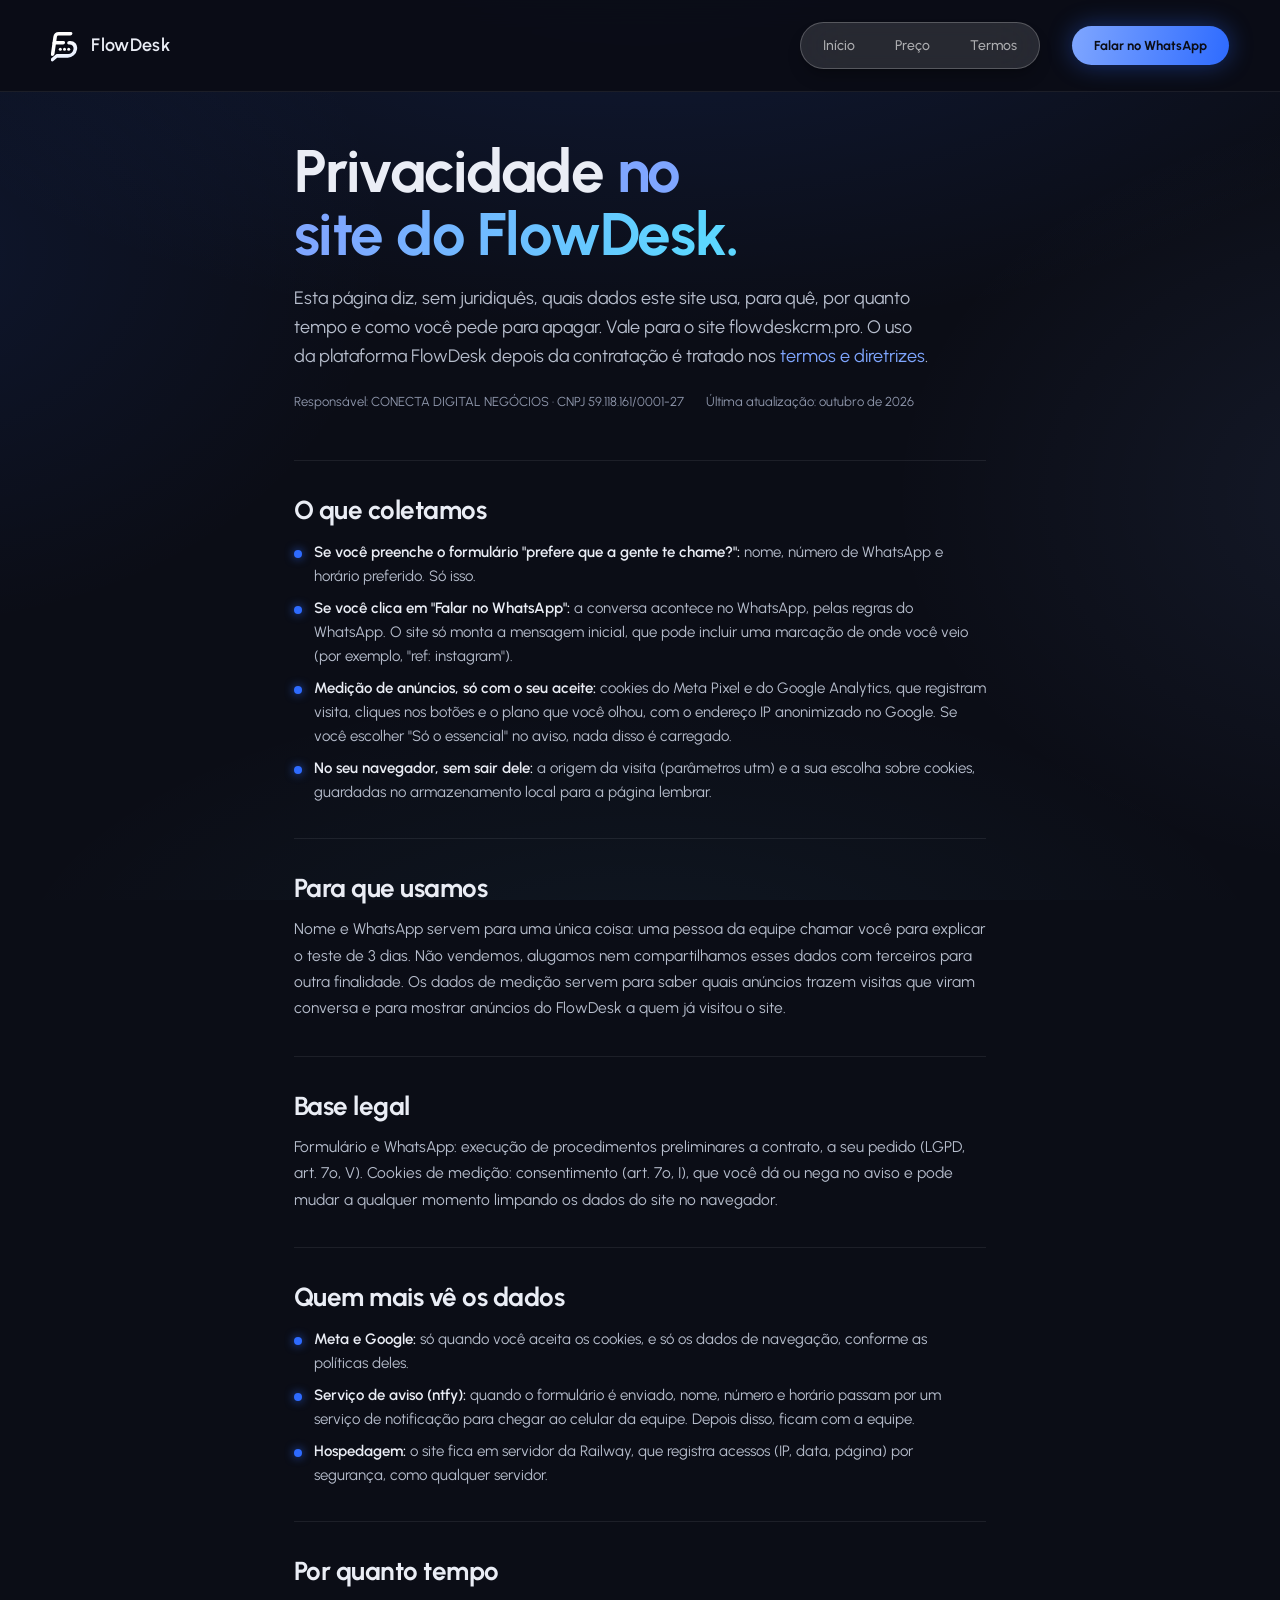
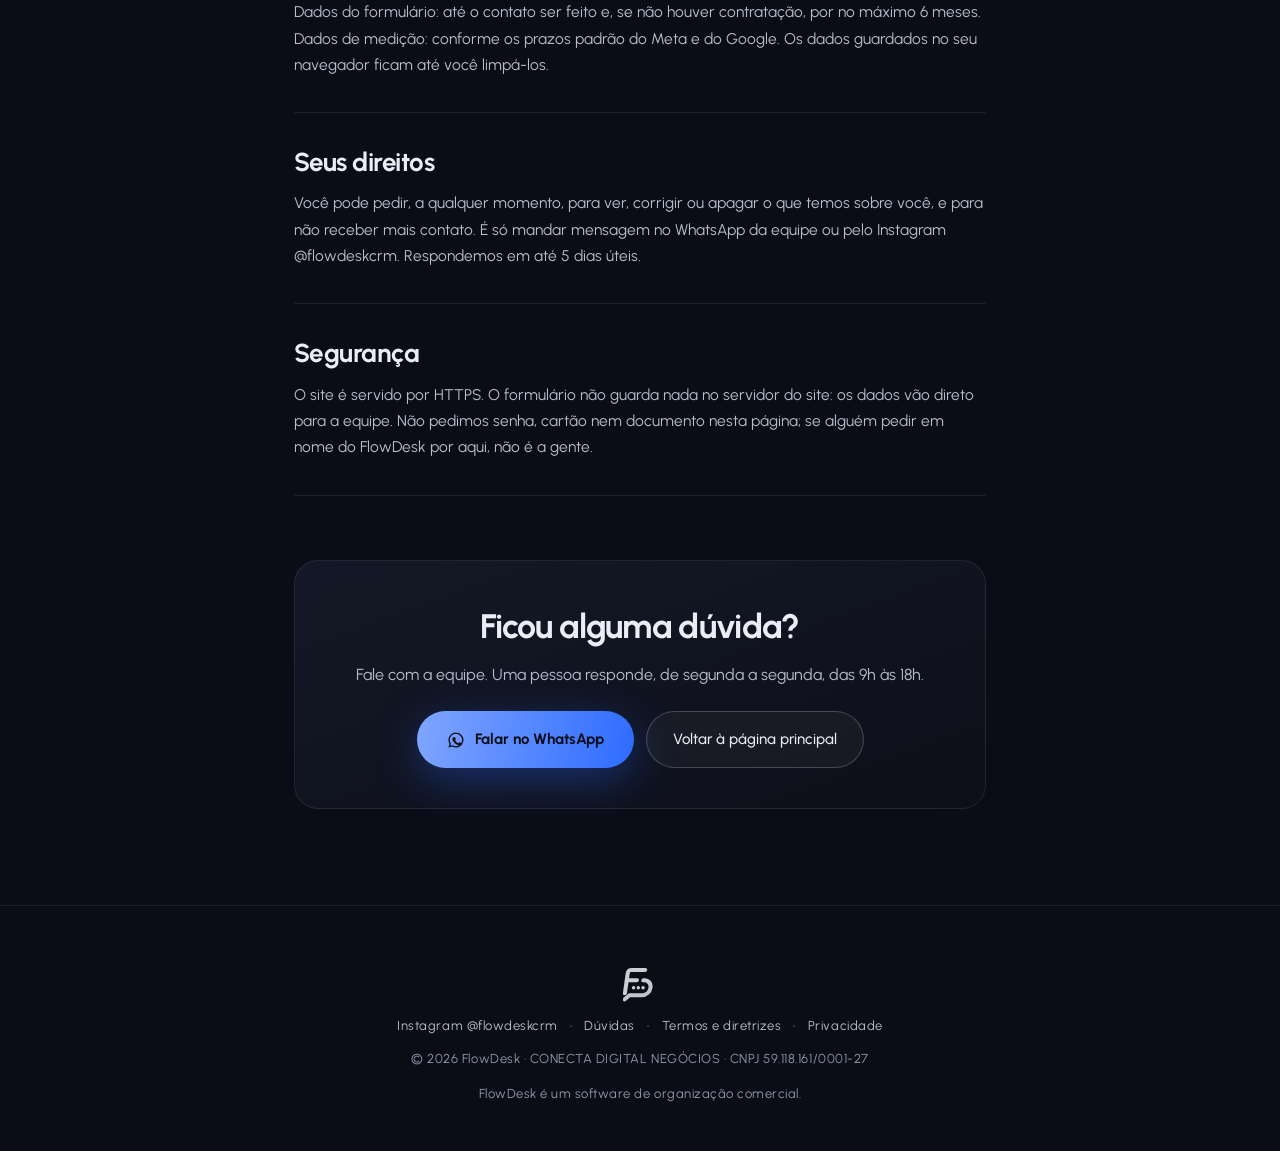
<file: privacidade.html>
<!doctype html>
<html lang="pt-BR">
<head>
<meta charset="utf-8">
<meta name="viewport" content="width=device-width,initial-scale=1">
<title>Privacidade — FlowDesk</title>
<meta name="description" content="Quais dados o site do FlowDesk usa, para quê, por quanto tempo e como pedir a exclusão.">
<link rel="icon" href="img/logo-mark.png">
<meta name="theme-color" content="#0B0D16">
<link rel="canonical" href="https://flowdeskcrm.pro/privacidade.html">
<link rel="stylesheet" href="fonts/urbanist.css">
<link rel="stylesheet" href="styles.css">
<style>
.termos{max-width:820px;margin:0 auto;padding:140px var(--space-inline) 96px;position:relative;z-index:1}
.termos-head{margin-bottom:48px}
.termos-head h1{font-size:clamp(34px,5vw,60px);line-height:1.05;margin-bottom:18px}
.termos-head h1 .accent{background:linear-gradient(100deg,var(--azul-claro) 20%,var(--ciano) 90%);-webkit-background-clip:text;background-clip:text;color:transparent}
.termos-head p{color:var(--muted-2);font-size:clamp(15px,1.6vw,18px);line-height:1.6;max-width:640px}
.termos-meta{display:flex;flex-wrap:wrap;gap:10px 22px;margin-top:22px;font-size:13px;color:var(--muted)}
.termo{position:relative;padding:34px 0;border-top:1px solid var(--line)}
.termo:last-of-type{border-bottom:1px solid var(--line)}
.termo h2{font-size:clamp(20px,2.4vw,26px);line-height:1.2;margin-bottom:12px}
.termo p{color:var(--muted-2);line-height:1.7;font-size:15.5px}
.termo p+p{margin-top:10px}
.termo ul{margin:14px 0 0;padding:0;list-style:none;display:grid;gap:8px}
.termo li{position:relative;padding-left:20px;color:var(--muted-2);line-height:1.6;font-size:15px}
.termo li::before{content:"";position:absolute;left:0;top:10px;width:8px;height:8px;border-radius:50%;background:var(--azul);box-shadow:0 0 10px rgba(46,107,255,.8)}
.termo li b{color:var(--text);font-weight:600}
.termos-cta{margin-top:64px;padding:40px;border-radius:24px;background:linear-gradient(160deg,rgba(22,26,40,.94),rgba(13,16,26,.94));border:1px solid var(--line);text-align:center}
.termos-cta h2{font-size:clamp(24px,3vw,34px);margin-bottom:10px}
.termos-cta p{color:var(--muted-2);margin-bottom:24px;line-height:1.6}
.termos-cta .acoes{display:flex;flex-wrap:wrap;gap:12px;justify-content:center}
@media (max-width:640px){.termos{padding-top:110px}.termos-cta{padding:28px 20px}}
</style>
</head>
<body>
<svg width="0" height="0" style="position:absolute" aria-hidden="true">
  <defs>
    <linearGradient id="g-marca-b" x1="0.2" y1="0" x2="0.8" y2="1"><stop offset="0" stop-color="#FFFFFF"/><stop offset="1" stop-color="#E6EEFF"/></linearGradient>
    <symbol id="marca" viewBox="18 8 100 106">
      <g transform="translate(6 0) skewX(-8)" fill="none" stroke-linecap="round" stroke-linejoin="round" stroke-width="12">
        <path d="M80 20 H40 Q30 20 30 30 V88" class="marca__f"/><path d="M30 50 H60" class="marca__f"/>
        <path d="M79 50 H82 A21 21 0 0 1 103 71 V73 A21 21 0 0 1 82 94 H44 L32 106" class="marca__balao"/>
      </g>
      <g class="marca__pontos"><circle cx="49" cy="72" r="5"/><circle cx="63" cy="72" r="5"/><circle cx="77" cy="72" r="5"/></g>
    </symbol>
    <symbol id="i-whatsapp" viewBox="0 0 24 24"><path d="M12 2a10 10 0 0 0-8.6 15.1L2 22l5-1.3A10 10 0 1 0 12 2Zm0 1.8a8.2 8.2 0 1 1-4.2 15.3l-.3-.2-3 .8.8-2.9-.2-.3A8.2 8.2 0 0 1 12 3.8Zm-3 4.4c-.2 0-.5 0-.7.3-.3.3-1 1-1 2.4s1 2.8 1.2 3c.1.2 2 3.2 5 4.4 2.5 1 3 .8 3.5.7.6 0 1.7-.7 2-1.4.2-.7.2-1.2.1-1.4l-.5-.3-1.8-.9c-.3 0-.4-.1-.6.2l-.8 1c-.2.2-.3.2-.6 0-.3-.1-1.2-.4-2.3-1.4a8.5 8.5 0 0 1-1.6-2c-.1-.3 0-.4.1-.6l.4-.5.3-.5v-.5l-.8-2c-.2-.5-.4-.4-.6-.4H9Z"/></symbol>
    <symbol id="i-instagram" viewBox="0 0 24 24"><path d="M12 7.3a4.7 4.7 0 1 0 0 9.4 4.7 4.7 0 0 0 0-9.4Zm0 7.7a3 3 0 1 1 0-6 3 3 0 0 1 0 6Zm5.9-7.9a1.1 1.1 0 1 1-2.2 0 1.1 1.1 0 0 1 2.2 0ZM12 2.2c-2.7 0-3 0-4 .1-1.1 0-1.8.2-2.4.5a4.9 4.9 0 0 0-1.8 1.1 4.9 4.9 0 0 0-1.1 1.8c-.3.6-.5 1.3-.5 2.4C2.2 9 2.2 9.3 2.2 12s0 3 .1 4c0 1.1.2 1.8.5 2.4.2.7.6 1.3 1.1 1.8.5.5 1.1.9 1.8 1.1.6.3 1.3.5 2.4.5 1 .1 1.3.1 4 .1s3 0 4-.1c1.1 0 1.8-.2 2.4-.5a4.9 4.9 0 0 0 1.8-1.1 4.9 4.9 0 0 0 1.1-1.8c.3-.6.5-1.3.5-2.4.1-1 .1-1.3.1-4s0-3-.1-4c0-1.1-.2-1.8-.5-2.4a4.9 4.9 0 0 0-1.1-1.8 4.9 4.9 0 0 0-1.8-1.1c-.6-.3-1.3-.5-2.4-.5-1-.1-1.3-.1-4-.1Zm0 1.8c2.7 0 3 0 4 .1 1 0 1.5.2 1.8.3.5.2.8.4 1.1.7.4.4.6.7.8 1.2.1.3.3.8.3 1.8.1 1 .1 1.3.1 3.9s0 2.9-.1 3.9c0 1-.2 1.5-.3 1.8-.2.5-.4.8-.8 1.2-.3.3-.6.6-1.1.8-.3.1-.8.3-1.8.3-1 .1-1.3.1-4 .1s-2.9 0-3.9-.1c-1 0-1.5-.2-1.8-.3a3.1 3.1 0 0 1-1.2-.8 3.1 3.1 0 0 1-.7-1.1c-.1-.4-.3-.9-.3-1.9-.1-1-.1-1.3-.1-3.9s0-2.9.1-3.9c0-1 .2-1.5.3-1.8.2-.5.4-.8.7-1.2.4-.3.7-.6 1.2-.8.3-.1.8-.3 1.8-.3 1-.1 1.3-.1 3.9-.1Z"/></symbol>
    <symbol id="i-relogio" viewBox="0 0 24 24"><circle cx="12" cy="12" r="9" fill="none" stroke="currentColor" stroke-width="1.75"/><path d="M12 7v5l3 2" fill="none" stroke="currentColor" stroke-width="1.75" stroke-linecap="round" stroke-linejoin="round"/></symbol>
    <symbol id="i-conversa" viewBox="0 0 24 24"><path d="M21 11.5a8.4 8.4 0 0 1-9 8.4 8.6 8.6 0 0 1-3.5-.7L3 21l1.9-5.4A8.4 8.4 0 1 1 21 11.5Z" fill="none" stroke="currentColor" stroke-width="1.75" stroke-linecap="round" stroke-linejoin="round"/></symbol>
    <symbol id="i-funil" viewBox="0 0 24 24"><rect x="3" y="4" width="5" height="16" rx="1.5" fill="none" stroke="currentColor" stroke-width="1.75"/><rect x="9.5" y="4" width="5" height="11" rx="1.5" fill="none" stroke="currentColor" stroke-width="1.75"/><rect x="16" y="4" width="5" height="7" rx="1.5" fill="none" stroke="currentColor" stroke-width="1.75"/></symbol>
    <symbol id="i-grafico" viewBox="0 0 24 24"><path d="M4 20V10M10 20V4M16 20v-7M22 20H2" fill="none" stroke="currentColor" stroke-width="1.75" stroke-linecap="round"/></symbol>
    <symbol id="i-mensagens" viewBox="0 0 24 24"><path d="M4 5h16v10H9l-5 4V5Z" fill="none" stroke="currentColor" stroke-width="1.75" stroke-linejoin="round"/><path d="M8 9h8M8 12h5" fill="none" stroke="currentColor" stroke-width="1.75" stroke-linecap="round"/></symbol>
    <symbol id="i-resgate" viewBox="0 0 24 24"><path d="M3 12a9 9 0 1 0 3-6.7" fill="none" stroke="currentColor" stroke-width="1.75" stroke-linecap="round"/><path d="M3 4v5h5" fill="none" stroke="currentColor" stroke-width="1.75" stroke-linecap="round" stroke-linejoin="round"/></symbol>
    <symbol id="i-equipe" viewBox="0 0 24 24"><circle cx="9" cy="8" r="3.5" fill="none" stroke="currentColor" stroke-width="1.75"/><path d="M2.5 20a6.5 6.5 0 0 1 13 0M16 4.5a3.5 3.5 0 0 1 0 7M18 13.5a6.5 6.5 0 0 1 3.5 6.5" fill="none" stroke="currentColor" stroke-width="1.75" stroke-linecap="round"/></symbol>
    <symbol id="i-mais" viewBox="0 0 24 24"><path d="M12 5v14M5 12h14" fill="none" stroke="currentColor" stroke-width="1.75" stroke-linecap="round"/></symbol>
    <symbol id="i-check" viewBox="0 0 24 24"><path d="M20 6 9 17l-5-5" fill="none" stroke="currentColor" stroke-width="2" stroke-linecap="round" stroke-linejoin="round"/></symbol>
    <symbol id="i-raio" viewBox="0 0 24 24"><path d="M13 2 4 14h7l-1 8 9-12h-7l1-8Z" fill="none" stroke="currentColor" stroke-width="1.75" stroke-linejoin="round"/></symbol>
    <symbol id="i-pessoa" viewBox="0 0 24 24"><circle cx="12" cy="8" r="4" fill="none" stroke="currentColor" stroke-width="1.75"/><path d="M4 21a8 8 0 0 1 16 0" fill="none" stroke="currentColor" stroke-width="1.75" stroke-linecap="round"/></symbol>
  </defs>
</svg>

<nav class="nav is-solid" id="nav" aria-label="Principal">
  <a href="index.html" class="nav-logo" aria-label="FlowDesk, página principal"><svg class="nav-logo__marca" aria-hidden="true"><use href="#marca"/></svg><span>FlowDesk</span></a>
  <div class="nav-right">
    <div class="glass-nav" id="glassNavStatic">
      <a href="index.html" class="nav-link">Início</a>
      <a href="index.html#pricing" class="nav-link">Preço</a>
      <a href="termos-e-diretrizes.html" class="nav-link">Termos</a>
    </div>
    <a href="https://ig.me/m/flowdeskcrm" class="nav-cta js-wpp"><span>Falar no WhatsApp</span></a>
  </div>
</nav>

<main class="termos">
  <header class="termos-head">
    <h1>Privacidade <span class="accent">no site do FlowDesk.</span></h1>
    <p>Esta página diz, sem juridiquês, quais dados este site usa, para quê, por quanto tempo e como você pede para apagar. Vale para o site flowdeskcrm.pro. O uso da plataforma FlowDesk depois da contratação é tratado nos <a href="termos-e-diretrizes.html" style="color:var(--azul-claro)">termos e diretrizes</a>.</p>
    <div class="termos-meta"><span>Responsável: CONECTA DIGITAL NEGÓCIOS · CNPJ 59.118.161/0001-27</span><span>Última atualização: outubro de 2026</span></div>
  </header>

  <section class="termo" id="dados">
    <h2>O que coletamos</h2>
    <ul>
      <li><b>Se você preenche o formulário "prefere que a gente te chame?":</b> nome, número de WhatsApp e horário preferido. Só isso.</li>
      <li><b>Se você clica em "Falar no WhatsApp":</b> a conversa acontece no WhatsApp, pelas regras do WhatsApp. O site só monta a mensagem inicial, que pode incluir uma marcação de onde você veio (por exemplo, "ref: instagram").</li>
      <li><b>Medição de anúncios, só com o seu aceite:</b> cookies do Meta Pixel e do Google Analytics, que registram visita, cliques nos botões e o plano que você olhou, com o endereço IP anonimizado no Google. Se você escolher "Só o essencial" no aviso, nada disso é carregado.</li>
      <li><b>No seu navegador, sem sair dele:</b> a origem da visita (parâmetros utm) e a sua escolha sobre cookies, guardadas no armazenamento local para a página lembrar.</li>
    </ul>
  </section>

  <section class="termo" id="finalidade">
    <h2>Para que usamos</h2>
    <p>Nome e WhatsApp servem para uma única coisa: uma pessoa da equipe chamar você para explicar o teste de 3 dias. Não vendemos, alugamos nem compartilhamos esses dados com terceiros para outra finalidade. Os dados de medição servem para saber quais anúncios trazem visitas que viram conversa e para mostrar anúncios do FlowDesk a quem já visitou o site.</p>
  </section>

  <section class="termo" id="base">
    <h2>Base legal</h2>
    <p>Formulário e WhatsApp: execução de procedimentos preliminares a contrato, a seu pedido (LGPD, art. 7º, V). Cookies de medição: consentimento (art. 7º, I), que você dá ou nega no aviso e pode mudar a qualquer momento limpando os dados do site no navegador.</p>
  </section>

  <section class="termo" id="compartilhamento">
    <h2>Quem mais vê os dados</h2>
    <ul>
      <li><b>Meta e Google:</b> só quando você aceita os cookies, e só os dados de navegação, conforme as políticas deles.</li>
      <li><b>Serviço de aviso (ntfy):</b> quando o formulário é enviado, nome, número e horário passam por um serviço de notificação para chegar ao celular da equipe. Depois disso, ficam com a equipe.</li>
      <li><b>Hospedagem:</b> o site fica em servidor da Railway, que registra acessos (IP, data, página) por segurança, como qualquer servidor.</li>
    </ul>
  </section>

  <section class="termo" id="retencao">
    <h2>Por quanto tempo</h2>
    <p>Dados do formulário: até o contato ser feito e, se não houver contratação, por no máximo 6 meses. Dados de medição: conforme os prazos padrão do Meta e do Google. Os dados guardados no seu navegador ficam até você limpá-los.</p>
  </section>

  <section class="termo" id="direitos">
    <h2>Seus direitos</h2>
    <p>Você pode pedir, a qualquer momento, para ver, corrigir ou apagar o que temos sobre você, e para não receber mais contato. É só mandar mensagem no WhatsApp da equipe ou pelo Instagram @flowdeskcrm. Respondemos em até 5 dias úteis.</p>
  </section>

  <section class="termo" id="seguranca">
    <h2>Segurança</h2>
    <p>O site é servido por HTTPS. O formulário não guarda nada no servidor do site: os dados vão direto para a equipe. Não pedimos senha, cartão nem documento nesta página; se alguém pedir em nome do FlowDesk por aqui, não é a gente.</p>
  </section>

  <div class="termos-cta">
    <h2>Ficou alguma dúvida?</h2>
    <p>Fale com a equipe. Uma pessoa responde, de segunda a segunda, das 9h às 18h.</p>
    <div class="acoes"><a href="https://ig.me/m/flowdeskcrm" class="btn-primary js-wpp"><svg class="ico" aria-hidden="true"><use href="#i-whatsapp"/></svg><span>Falar no WhatsApp</span></a><a href="index.html" class="btn-ghost">Voltar à página principal</a></div>
  </div>
</main>

<footer class="footer">
  <svg class="footer-marca" aria-hidden="true"><use href="#marca"/></svg>
  <div class="footer-links">
    <a href="https://instagram.com/flowdeskcrm" target="_blank" rel="noopener">Instagram @flowdeskcrm</a>
    <span>·</span>
    <a href="index.html#faq">Dúvidas</a>
    <span>·</span>
    <a href="termos-e-diretrizes.html">Termos e diretrizes</a>
    <span>·</span>
    <a href="privacidade.html">Privacidade</a>
  </div>
  <p>© 2026 FlowDesk · CONECTA DIGITAL NEGÓCIOS · CNPJ&nbsp;59.118.161/0001-27</p>
  <p class="footer-credit">FlowDesk é um software de organização comercial.</p>
</footer>

<script src="script.js" defer></script>
</body>
</html>
</file>
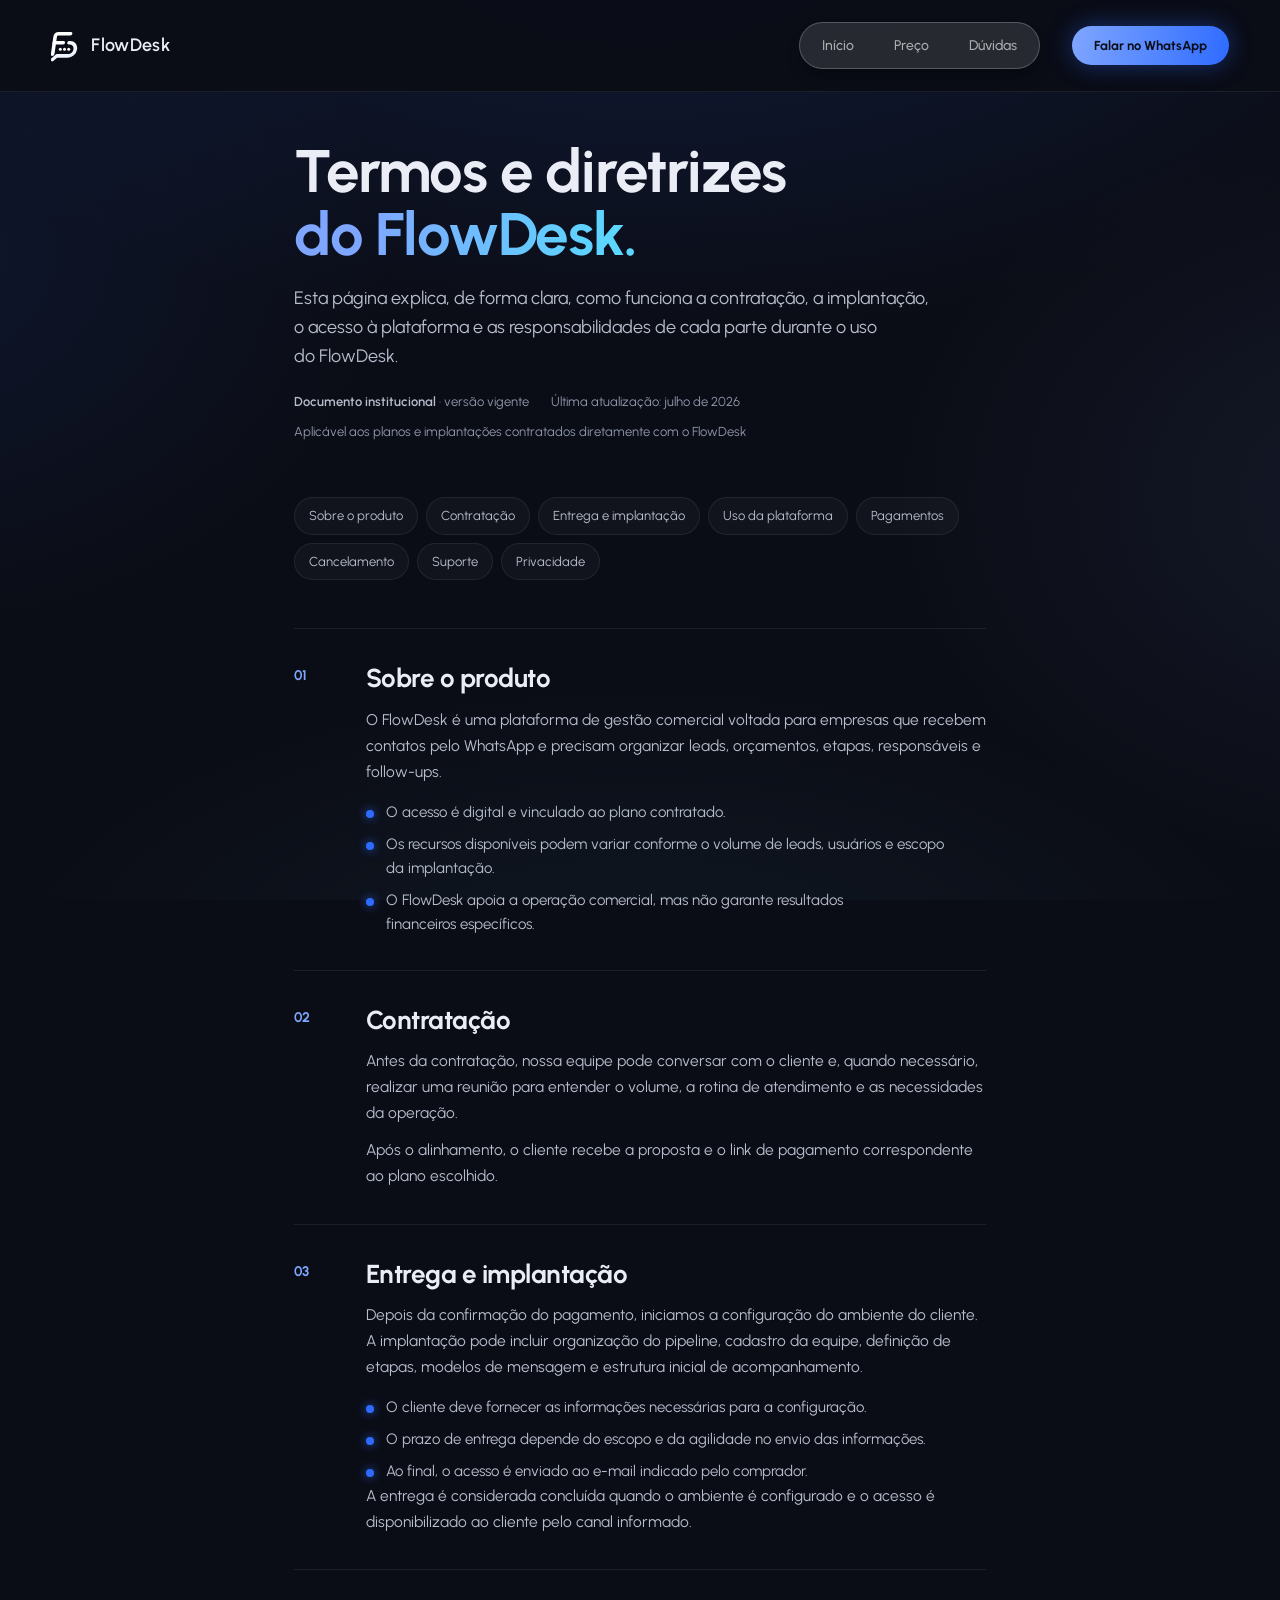
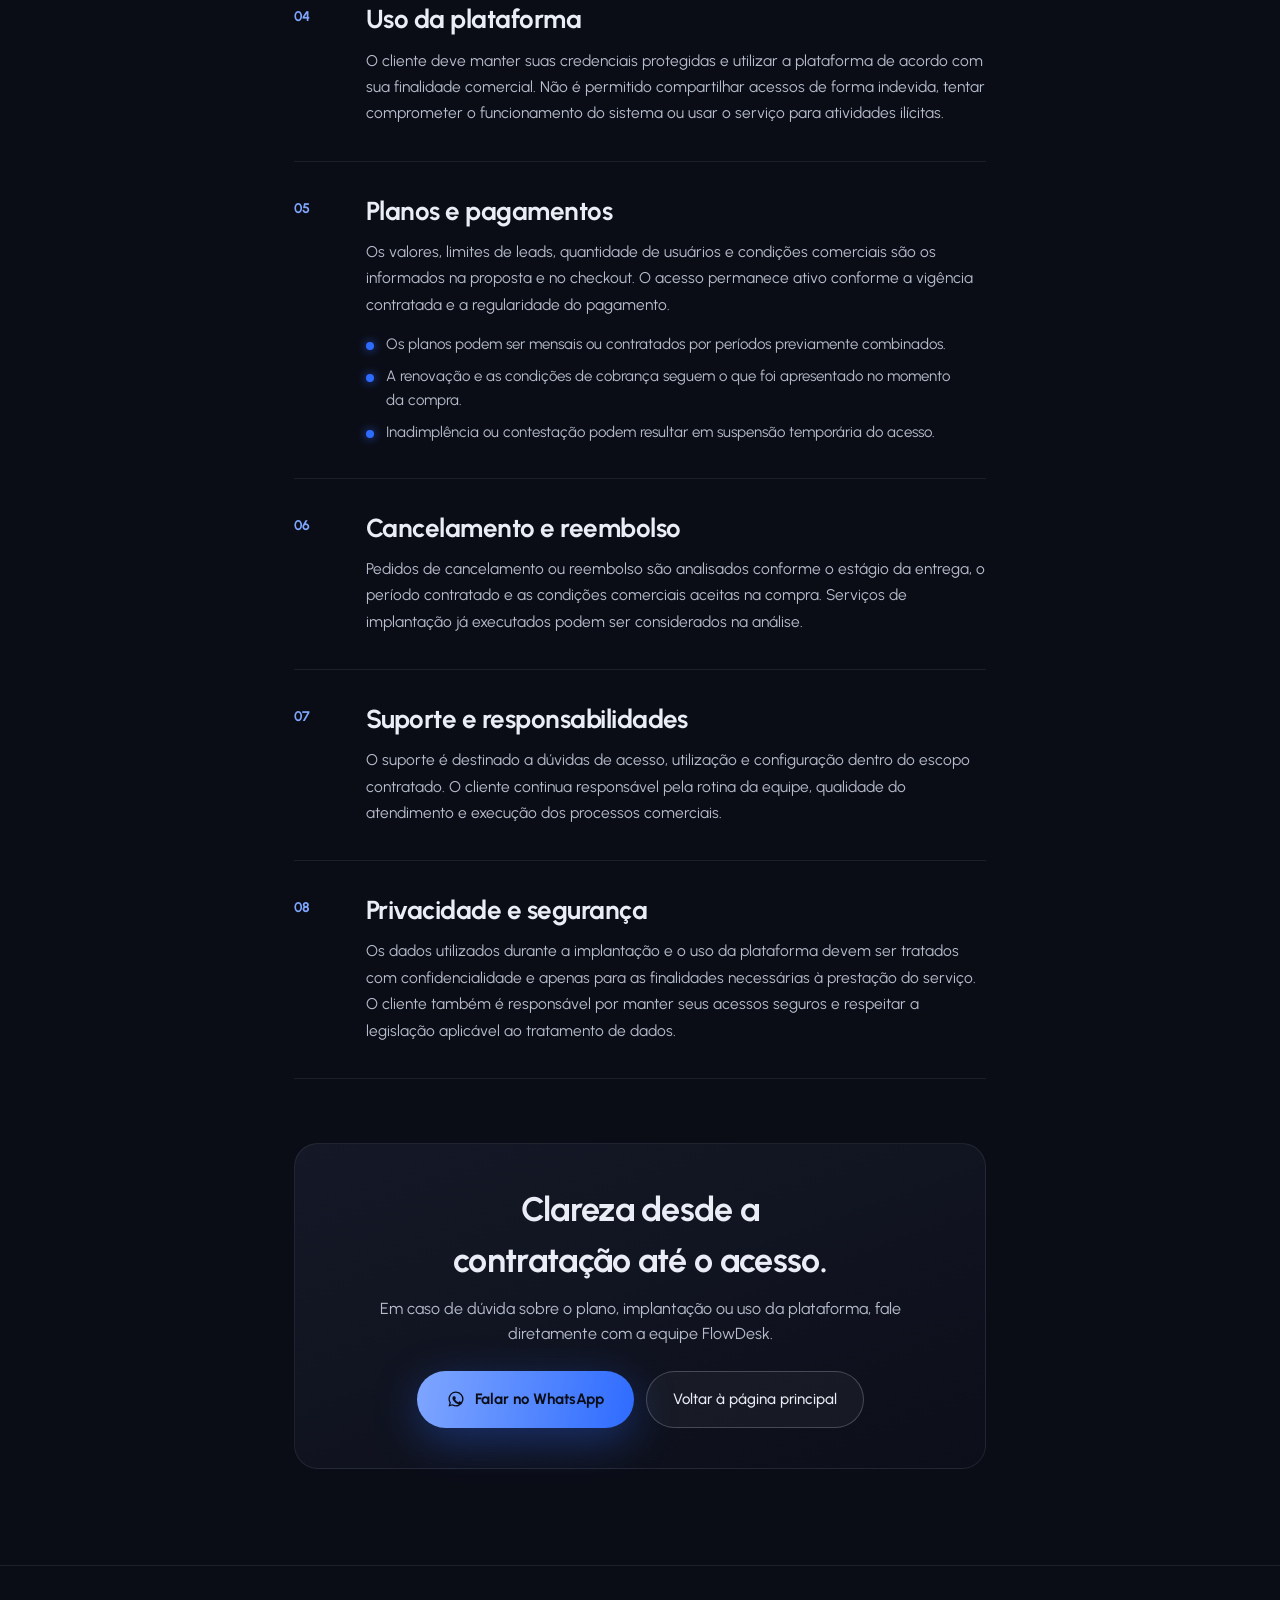
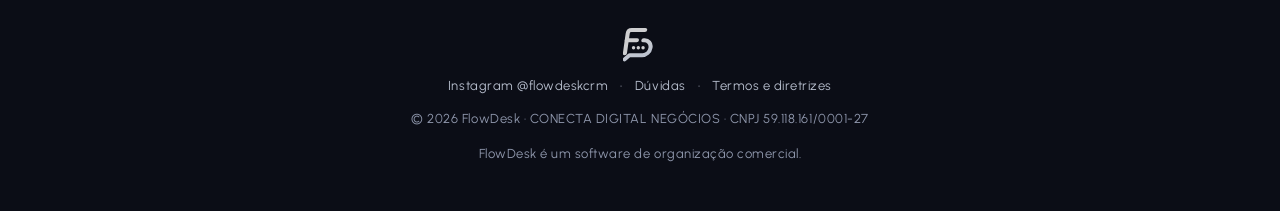
<file: termos-e-diretrizes.html>
<!doctype html>
<html lang="pt-BR">
<head>
<meta charset="utf-8">
<meta name="viewport" content="width=device-width,initial-scale=1">
<title>Termos e diretrizes — FlowDesk</title>
<meta name="description" content="Como funciona a contratação, a implantação, o acesso à plataforma e as responsabilidades de cada parte durante o uso do FlowDesk.">
<link rel="icon" href="img/logo-mark.png">
<meta name="theme-color" content="#0B0D16">
<link rel="preconnect" href="https://fonts.googleapis.com">
<link rel="preconnect" href="https://fonts.gstatic.com" crossorigin>
<link href="https://fonts.googleapis.com/css2?family=Urbanist:wght@400;500;600;700&display=swap" rel="stylesheet">
<link rel="stylesheet" href="styles.css">
<style>
.termos{max-width:820px;margin:0 auto;padding:140px var(--space-inline) 96px;position:relative;z-index:1}
.termos-head{margin-bottom:56px}
.termos-head h1{font-size:clamp(34px,5vw,60px);line-height:1.05;margin-bottom:18px}
.termos-head h1 .accent{background:linear-gradient(100deg,var(--azul-claro) 20%,var(--ciano) 90%);-webkit-background-clip:text;background-clip:text;color:transparent}
.termos-head p{color:var(--muted-2);font-size:clamp(15px,1.6vw,18px);line-height:1.6;max-width:640px}
.termos-meta{display:flex;flex-wrap:wrap;gap:10px 22px;margin-top:22px;font-size:13px;color:var(--muted)}
.termos-meta b{color:var(--muted-2);font-weight:600}
.termos-sumario{display:flex;flex-wrap:wrap;gap:8px;margin:0 0 48px;padding:0;list-style:none}
.termos-sumario a{display:inline-block;padding:8px 14px;border-radius:100px;border:1px solid var(--line);background:rgba(234,237,245,.03);font-size:13px;color:var(--muted-2);transition:border-color .3s,color .3s}
.termos-sumario a:hover{border-color:rgba(127,166,255,.5);color:var(--text)}
.termo{position:relative;padding:34px 0 34px 72px;border-top:1px solid var(--line)}
.termo:last-of-type{border-bottom:1px solid var(--line)}
.termo .num{position:absolute;left:0;top:36px;font-weight:700;font-size:14px;color:var(--azul-claro);font-variant-numeric:tabular-nums}
.termo h2{font-size:clamp(20px,2.4vw,26px);line-height:1.2;margin-bottom:12px}
.termo p{color:var(--muted-2);line-height:1.7;font-size:15.5px}
.termo p+p{margin-top:10px}
.termo ul{margin:14px 0 0;padding:0;list-style:none;display:grid;gap:8px}
.termo li{position:relative;padding-left:20px;color:var(--muted-2);line-height:1.6;font-size:15px}
.termo li::before{content:"";position:absolute;left:0;top:10px;width:8px;height:8px;border-radius:50%;background:var(--azul);box-shadow:0 0 10px rgba(46,107,255,.8)}
.termos-cta{margin-top:64px;padding:40px;border-radius:24px;background:linear-gradient(160deg,rgba(22,26,40,.94),rgba(13,16,26,.94));border:1px solid var(--line);text-align:center}
.termos-cta h2{font-size:clamp(24px,3vw,34px);margin-bottom:10px}
.termos-cta p{color:var(--muted-2);margin-bottom:24px;line-height:1.6}
.termos-cta .acoes{display:flex;flex-wrap:wrap;gap:12px;justify-content:center}
@media (max-width:640px){.termos{padding-top:110px}.termo{padding-left:0;padding-top:48px}.termo .num{top:22px}.termos-cta{padding:28px 20px}}
</style>
</head>
<body>
<svg width="0" height="0" style="position:absolute" aria-hidden="true">
  <defs>
    <linearGradient id="g-marca-b" x1="0.2" y1="0" x2="0.8" y2="1"><stop offset="0" stop-color="#FFFFFF"/><stop offset="1" stop-color="#E6EEFF"/></linearGradient>
    <symbol id="marca" viewBox="18 8 100 106">
      <g transform="translate(6 0) skewX(-8)" fill="none" stroke-linecap="round" stroke-linejoin="round" stroke-width="12">
        <path d="M80 20 H40 Q30 20 30 30 V88" class="marca__f"/><path d="M30 50 H60" class="marca__f"/>
        <path d="M79 50 H82 A21 21 0 0 1 103 71 V73 A21 21 0 0 1 82 94 H44 L32 106" class="marca__balao"/>
      </g>
      <g class="marca__pontos"><circle cx="49" cy="72" r="5"/><circle cx="63" cy="72" r="5"/><circle cx="77" cy="72" r="5"/></g>
    </symbol>
    <symbol id="i-whatsapp" viewBox="0 0 24 24"><path d="M12 2a10 10 0 0 0-8.6 15.1L2 22l5-1.3A10 10 0 1 0 12 2Zm0 1.8a8.2 8.2 0 1 1-4.2 15.3l-.3-.2-3 .8.8-2.9-.2-.3A8.2 8.2 0 0 1 12 3.8Zm-3 4.4c-.2 0-.5 0-.7.3-.3.3-1 1-1 2.4s1 2.8 1.2 3c.1.2 2 3.2 5 4.4 2.5 1 3 .8 3.5.7.6 0 1.7-.7 2-1.4.2-.7.2-1.2.1-1.4l-.5-.3-1.8-.9c-.3 0-.4-.1-.6.2l-.8 1c-.2.2-.3.2-.6 0-.3-.1-1.2-.4-2.3-1.4a8.5 8.5 0 0 1-1.6-2c-.1-.3 0-.4.1-.6l.4-.5.3-.5v-.5l-.8-2c-.2-.5-.4-.4-.6-.4H9Z"/></symbol>
    <symbol id="i-instagram" viewBox="0 0 24 24"><path d="M12 7.3a4.7 4.7 0 1 0 0 9.4 4.7 4.7 0 0 0 0-9.4Zm0 7.7a3 3 0 1 1 0-6 3 3 0 0 1 0 6Zm5.9-7.9a1.1 1.1 0 1 1-2.2 0 1.1 1.1 0 0 1 2.2 0ZM12 2.2c-2.7 0-3 0-4 .1-1.1 0-1.8.2-2.4.5a4.9 4.9 0 0 0-1.8 1.1 4.9 4.9 0 0 0-1.1 1.8c-.3.6-.5 1.3-.5 2.4C2.2 9 2.2 9.3 2.2 12s0 3 .1 4c0 1.1.2 1.8.5 2.4.2.7.6 1.3 1.1 1.8.5.5 1.1.9 1.8 1.1.6.3 1.3.5 2.4.5 1 .1 1.3.1 4 .1s3 0 4-.1c1.1 0 1.8-.2 2.4-.5a4.9 4.9 0 0 0 1.8-1.1 4.9 4.9 0 0 0 1.1-1.8c.3-.6.5-1.3.5-2.4.1-1 .1-1.3.1-4s0-3-.1-4c0-1.1-.2-1.8-.5-2.4a4.9 4.9 0 0 0-1.1-1.8 4.9 4.9 0 0 0-1.8-1.1c-.6-.3-1.3-.5-2.4-.5-1-.1-1.3-.1-4-.1Zm0 1.8c2.7 0 3 0 4 .1 1 0 1.5.2 1.8.3.5.2.8.4 1.1.7.4.4.6.7.8 1.2.1.3.3.8.3 1.8.1 1 .1 1.3.1 3.9s0 2.9-.1 3.9c0 1-.2 1.5-.3 1.8-.2.5-.4.8-.8 1.2-.3.3-.6.6-1.1.8-.3.1-.8.3-1.8.3-1 .1-1.3.1-4 .1s-2.9 0-3.9-.1c-1 0-1.5-.2-1.8-.3a3.1 3.1 0 0 1-1.2-.8 3.1 3.1 0 0 1-.7-1.1c-.1-.4-.3-.9-.3-1.9-.1-1-.1-1.3-.1-3.9s0-2.9.1-3.9c0-1 .2-1.5.3-1.8.2-.5.4-.8.7-1.2.4-.3.7-.6 1.2-.8.3-.1.8-.3 1.8-.3 1-.1 1.3-.1 3.9-.1Z"/></symbol>
    <symbol id="i-relogio" viewBox="0 0 24 24"><circle cx="12" cy="12" r="9" fill="none" stroke="currentColor" stroke-width="1.75"/><path d="M12 7v5l3 2" fill="none" stroke="currentColor" stroke-width="1.75" stroke-linecap="round" stroke-linejoin="round"/></symbol>
    <symbol id="i-conversa" viewBox="0 0 24 24"><path d="M21 11.5a8.4 8.4 0 0 1-9 8.4 8.6 8.6 0 0 1-3.5-.7L3 21l1.9-5.4A8.4 8.4 0 1 1 21 11.5Z" fill="none" stroke="currentColor" stroke-width="1.75" stroke-linecap="round" stroke-linejoin="round"/></symbol>
    <symbol id="i-funil" viewBox="0 0 24 24"><rect x="3" y="4" width="5" height="16" rx="1.5" fill="none" stroke="currentColor" stroke-width="1.75"/><rect x="9.5" y="4" width="5" height="11" rx="1.5" fill="none" stroke="currentColor" stroke-width="1.75"/><rect x="16" y="4" width="5" height="7" rx="1.5" fill="none" stroke="currentColor" stroke-width="1.75"/></symbol>
    <symbol id="i-grafico" viewBox="0 0 24 24"><path d="M4 20V10M10 20V4M16 20v-7M22 20H2" fill="none" stroke="currentColor" stroke-width="1.75" stroke-linecap="round"/></symbol>
    <symbol id="i-mensagens" viewBox="0 0 24 24"><path d="M4 5h16v10H9l-5 4V5Z" fill="none" stroke="currentColor" stroke-width="1.75" stroke-linejoin="round"/><path d="M8 9h8M8 12h5" fill="none" stroke="currentColor" stroke-width="1.75" stroke-linecap="round"/></symbol>
    <symbol id="i-resgate" viewBox="0 0 24 24"><path d="M3 12a9 9 0 1 0 3-6.7" fill="none" stroke="currentColor" stroke-width="1.75" stroke-linecap="round"/><path d="M3 4v5h5" fill="none" stroke="currentColor" stroke-width="1.75" stroke-linecap="round" stroke-linejoin="round"/></symbol>
    <symbol id="i-equipe" viewBox="0 0 24 24"><circle cx="9" cy="8" r="3.5" fill="none" stroke="currentColor" stroke-width="1.75"/><path d="M2.5 20a6.5 6.5 0 0 1 13 0M16 4.5a3.5 3.5 0 0 1 0 7M18 13.5a6.5 6.5 0 0 1 3.5 6.5" fill="none" stroke="currentColor" stroke-width="1.75" stroke-linecap="round"/></symbol>
    <symbol id="i-mais" viewBox="0 0 24 24"><path d="M12 5v14M5 12h14" fill="none" stroke="currentColor" stroke-width="1.75" stroke-linecap="round"/></symbol>
    <symbol id="i-check" viewBox="0 0 24 24"><path d="M20 6 9 17l-5-5" fill="none" stroke="currentColor" stroke-width="2" stroke-linecap="round" stroke-linejoin="round"/></symbol>
    <symbol id="i-raio" viewBox="0 0 24 24"><path d="M13 2 4 14h7l-1 8 9-12h-7l1-8Z" fill="none" stroke="currentColor" stroke-width="1.75" stroke-linejoin="round"/></symbol>
    <symbol id="i-pessoa" viewBox="0 0 24 24"><circle cx="12" cy="8" r="4" fill="none" stroke="currentColor" stroke-width="1.75"/><path d="M4 21a8 8 0 0 1 16 0" fill="none" stroke="currentColor" stroke-width="1.75" stroke-linecap="round"/></symbol>
  </defs>
</svg>

<nav class="nav is-solid" id="nav" aria-label="Principal">
  <a href="index.html" class="nav-logo" aria-label="FlowDesk, página principal"><svg class="nav-logo__marca" aria-hidden="true"><use href="#marca"/></svg><span>FlowDesk</span></a>
  <div class="nav-right">
    <div class="glass-nav" id="glassNavStatic">
      <a href="index.html" class="nav-link">Início</a>
      <a href="index.html#pricing" class="nav-link">Preço</a>
      <a href="index.html#faq" class="nav-link">Dúvidas</a>
    </div>
    <a href="https://ig.me/m/flowdeskcrm" class="nav-cta js-wpp"><span>Falar no WhatsApp</span></a>
  </div>
</nav>

<main class="termos">
  <header class="termos-head">
    <h1>Termos e diretrizes <span class="accent">do FlowDesk.</span></h1>
    <p>Esta página explica, de forma clara, como funciona a contratação, a implantação, o acesso à plataforma e as responsabilidades de cada parte durante o uso do FlowDesk.</p>
    <div class="termos-meta"><span><b>Documento institucional</b> · versão vigente</span><span>Última atualização: julho de 2026</span><span>Aplicável aos planos e implantações contratados diretamente com o FlowDesk</span></div>
  </header>

  <ul class="termos-sumario" aria-label="Nesta página">
    <li><a href="#produto">Sobre o produto</a></li><li><a href="#contratacao">Contratação</a></li><li><a href="#implantacao">Entrega e implantação</a></li><li><a href="#uso">Uso da plataforma</a></li><li><a href="#pagamentos">Pagamentos</a></li><li><a href="#cancelamento">Cancelamento</a></li><li><a href="#suporte">Suporte</a></li><li><a href="#privacidade">Privacidade</a></li>
  </ul>

  <section class="termo" id="produto"><span class="num">01</span>
    <h2>Sobre o produto</h2>
    <p>O FlowDesk é uma plataforma de gestão comercial voltada para empresas que recebem contatos pelo WhatsApp e precisam organizar leads, orçamentos, etapas, responsáveis e follow-ups.</p>
    <ul><li>O acesso é digital e vinculado ao plano contratado.</li><li>Os recursos disponíveis podem variar conforme o volume de leads, usuários e escopo da implantação.</li><li>O FlowDesk apoia a operação comercial, mas não garante resultados financeiros específicos.</li></ul>
  </section>

  <section class="termo" id="contratacao"><span class="num">02</span>
    <h2>Contratação</h2>
    <p>Antes da contratação, nossa equipe pode conversar com o cliente e, quando necessário, realizar uma reunião para entender o volume, a rotina de atendimento e as necessidades da operação.</p>
    <p>Após o alinhamento, o cliente recebe a proposta e o link de pagamento correspondente ao plano escolhido.</p>
  </section>

  <section class="termo" id="implantacao"><span class="num">03</span>
    <h2>Entrega e implantação</h2>
    <p>Depois da confirmação do pagamento, iniciamos a configuração do ambiente do cliente. A implantação pode incluir organização do pipeline, cadastro da equipe, definição de etapas, modelos de mensagem e estrutura inicial de acompanhamento.</p>
    <ul><li>O cliente deve fornecer as informações necessárias para a configuração.</li><li>O prazo de entrega depende do escopo e da agilidade no envio das informações.</li><li>Ao final, o acesso é enviado ao e-mail indicado pelo comprador.</li></ul>
    <p>A entrega é considerada concluída quando o ambiente é configurado e o acesso é disponibilizado ao cliente pelo canal informado.</p>
  </section>

  <section class="termo" id="uso"><span class="num">04</span>
    <h2>Uso da plataforma</h2>
    <p>O cliente deve manter suas credenciais protegidas e utilizar a plataforma de acordo com sua finalidade comercial. Não é permitido compartilhar acessos de forma indevida, tentar comprometer o funcionamento do sistema ou usar o serviço para atividades ilícitas.</p>
  </section>

  <section class="termo" id="pagamentos"><span class="num">05</span>
    <h2>Planos e pagamentos</h2>
    <p>Os valores, limites de leads, quantidade de usuários e condições comerciais são os informados na proposta e no checkout. O acesso permanece ativo conforme a vigência contratada e a regularidade do pagamento.</p>
    <ul><li>Os planos podem ser mensais ou contratados por períodos previamente combinados.</li><li>A renovação e as condições de cobrança seguem o que foi apresentado no momento da compra.</li><li>Inadimplência ou contestação podem resultar em suspensão temporária do acesso.</li></ul>
  </section>

  <section class="termo" id="cancelamento"><span class="num">06</span>
    <h2>Cancelamento e reembolso</h2>
    <p>Pedidos de cancelamento ou reembolso são analisados conforme o estágio da entrega, o período contratado e as condições comerciais aceitas na compra. Serviços de implantação já executados podem ser considerados na análise.</p>
  </section>

  <section class="termo" id="suporte"><span class="num">07</span>
    <h2>Suporte e responsabilidades</h2>
    <p>O suporte é destinado a dúvidas de acesso, utilização e configuração dentro do escopo contratado. O cliente continua responsável pela rotina da equipe, qualidade do atendimento e execução dos processos comerciais.</p>
  </section>

  <section class="termo" id="privacidade"><span class="num">08</span>
    <h2>Privacidade e segurança</h2>
    <p>Os dados utilizados durante a implantação e o uso da plataforma devem ser tratados com confidencialidade e apenas para as finalidades necessárias à prestação do serviço. O cliente também é responsável por manter seus acessos seguros e respeitar a legislação aplicável ao tratamento de dados.</p>
  </section>

  <div class="termos-cta">
    <h2>Clareza desde a contratação até o acesso.</h2>
    <p>Em caso de dúvida sobre o plano, implantação ou uso da plataforma, fale diretamente com a equipe FlowDesk.</p>
    <div class="acoes"><a href="https://ig.me/m/flowdeskcrm" class="btn-primary js-wpp"><svg class="ico" aria-hidden="true"><use href="#i-whatsapp"/></svg><span>Falar no WhatsApp</span></a><a href="index.html" class="btn-ghost">Voltar à página principal</a></div>
  </div>
</main>

<footer class="footer">
  <svg class="footer-marca" aria-hidden="true"><use href="#marca"/></svg>
  <div class="footer-links">
    <a href="https://instagram.com/flowdeskcrm" target="_blank" rel="noopener">Instagram @flowdeskcrm</a>
    <span>·</span>
    <a href="index.html#faq">Dúvidas</a>
    <span>·</span>
    <a href="termos-e-diretrizes.html">Termos e diretrizes</a>
  </div>
  <p>© 2026 FlowDesk · CONECTA DIGITAL NEGÓCIOS · CNPJ&nbsp;59.118.161/0001-27</p>
  <p class="footer-credit">FlowDesk é um software de organização comercial.</p>
</footer>

<script src="script.js" defer></script>
</body>
</html>
</file>
<file: fonts/urbanist.css>
/* Urbanist (variável, 400–700), servida local. Fonte: Google Fonts, licença OFL. */
@font-face{font-family:'Urbanist';font-style:normal;font-weight:400 700;font-display:swap;src:url(urbanist-latin-ext.woff2) format('woff2');unicode-range:U+0100-02BA,U+02BD-02C5,U+02C7-02CC,U+02CE-02D7,U+02DD-02FF,U+0304,U+0308,U+0329,U+1D00-1DBF,U+1E00-1E9F,U+1EF2-1EFF,U+2020,U+20A0-20AB,U+20AD-20C0,U+2113,U+2C60-2C7F,U+A720-A7FF}
@font-face{font-family:'Urbanist';font-style:normal;font-weight:400 700;font-display:swap;src:url(urbanist-latin.woff2) format('woff2');unicode-range:U+0000-00FF,U+0131,U+0152-0153,U+02BB-02BC,U+02C6,U+02DA,U+02DC,U+0304,U+0308,U+0329,U+2000-206F,U+20AC,U+2122,U+2191,U+2193,U+2212,U+2215,U+FEFF,U+FFFD}
</file>
<file: styles.css>
/* ═══════════════ FLOWDESK — CINEMÁTICO (referência: senthora.ai, adaptada) ═══════════════ */
:root{
  --bg:#0B0D16;
  --bg-2:#10131F;
  --panel:#161A28;
  --azul:#2E6BFF;
  --azul-claro:#7FA6FF;
  --azul-dim:rgba(46,107,255,.14);
  --ciano:#5CD6FF;
  --text:#EAEDF5;
  --muted:#8E96AB;
  --muted-2:#B6BDCC;
  --line:rgba(234,237,245,.08);
  --trace:rgba(96,138,255,.42);
  --trace-bright:#7FA6FF;
  --container:1200px;
  --space-inline:clamp(20px,5vw,72px);
  --space-section:clamp(84px,12vh,150px);
  --space-title:clamp(44px,7vh,76px);
  --fs-h2:clamp(30px,4.4vw,58px);
  --fonte:"Urbanist","Segoe UI",system-ui,sans-serif;
}
*{margin:0;padding:0;box-sizing:border-box}
html{scroll-behavior:smooth;overflow-x:hidden;overflow-x:clip;-webkit-text-size-adjust:100%}
@media (prefers-reduced-motion:reduce){html{scroll-behavior:auto}}
body{
  background-color:var(--bg);
  background-image:
    radial-gradient(110% 80% at 50% -12%,rgba(46,107,255,.16),rgba(46,107,255,0) 62%),
    radial-gradient(55% 60% at -8% 28%,rgba(46,107,255,.10),rgba(46,107,255,0) 70%),
    radial-gradient(55% 60% at 108% 55%,rgba(127,166,255,.08),rgba(127,166,255,0) 70%),
    radial-gradient(70% 45% at 50% 108%,rgba(92,214,255,.05),rgba(92,214,255,0) 72%);
  background-repeat:no-repeat;background-position:top center;background-size:100% 100vh;
  color:var(--text);font-family:var(--fonte);font-weight:400;overflow-x:hidden;-webkit-font-smoothing:antialiased;line-height:1.5}
html{scrollbar-color:rgba(127,166,255,.35) #0B0D16}
img{max-width:100%;height:auto;display:block}
section[id],div[id]{scroll-margin-top:84px}
a{color:inherit;text-decoration:none}
h1,h2,h3,h4{font-weight:700;letter-spacing:-.02em;text-wrap:balance}
p,li,summary{text-wrap:pretty}
section{position:relative;z-index:2}
::selection{background:var(--azul);color:#fff}
.ico{width:18px;height:18px;fill:currentColor;flex:none}
:focus-visible{outline:2px solid var(--azul-claro);outline-offset:3px}

/* marca */
.marca__f{stroke:#fff}
.marca__balao{stroke:url(#g-marca-b)}
.marca__pontos{fill:#fff}
.nav-logo__marca{width:30px;height:32px}
.nav-logo__marca .marca__balao{stroke:#7FA6FF}
.nav-logo__marca .marca__pontos{fill:#7FA6FF}

/* progresso e fundo */
.progress{position:fixed;top:0;left:0;right:0;height:2px;z-index:95;background:linear-gradient(90deg,var(--azul),var(--azul-claro));transform-origin:0 50%;transform:scaleX(0);box-shadow:0 0 12px rgba(127,166,255,.8)}
.gl{position:fixed;inset:0;width:100%;height:100%;z-index:0;pointer-events:none;opacity:.9}

/* chip do app */
.app-chip{width:96px;aspect-ratio:1;border-radius:26%;background:linear-gradient(145deg,#8FB2FF 0%,#4F86FF 45%,#1F56E0 100%);border:1px solid rgba(255,255,255,.3);box-shadow:inset 0 2px 6px rgba(255,255,255,.45),inset 0 -6px 14px rgba(20,45,140,.55),0 0 44px rgba(46,107,255,.45),0 18px 50px rgba(0,0,0,.5);display:flex;align-items:center;justify-content:center;animation:chipBreath 3.6s ease-in-out infinite}
.app-chip svg{width:56%;height:56%}
.app-chip .marca__balao{stroke:#fff}
@keyframes chipBreath{0%,100%{box-shadow:inset 0 2px 6px rgba(255,255,255,.45),inset 0 -6px 14px rgba(20,45,140,.55),0 0 44px rgba(46,107,255,.45),0 18px 50px rgba(0,0,0,.5)}50%{box-shadow:inset 0 2px 6px rgba(255,255,255,.45),inset 0 -6px 14px rgba(20,45,140,.55),0 0 70px rgba(46,107,255,.7),0 18px 50px rgba(0,0,0,.5)}}
.chip3d{position:relative;transform-style:preserve-3d}
.chip3d .chip-face{backface-visibility:hidden}
.chip3d .chip-face.back{position:absolute;inset:0;transform:rotateY(180deg)}
.icon-tile{width:46px;height:46px;flex-shrink:0;display:grid;place-items:center;border-radius:13px;background:rgba(46,107,255,.12);border:1px solid rgba(127,166,255,.28);color:var(--azul-claro)}
.icon-tile svg{width:22px;height:22px;fill:none}

/* redes e conectores */
.net path{stroke:var(--trace);stroke-width:3;vector-effect:non-scaling-stroke;stroke-linecap:round}
.net path.faint{stroke:rgba(96,138,255,.22);stroke-width:2}
.net path.spine{stroke:rgba(127,166,255,.55);stroke-width:3.4}
.net path[data-pulse]{stroke:#CFE0FF;stroke-width:4.5;opacity:.95;filter:drop-shadow(0 0 8px rgba(127,166,255,1))}
.connector{position:relative;z-index:2;height:20vh;min-height:140px;display:flex;justify-content:center}
.connector--longo{height:36vh;min-height:220px}
.connector svg{width:min(560px,90vw);height:100%;overflow:visible}
.connector path{stroke:var(--trace);stroke-width:3;vector-effect:non-scaling-stroke;stroke-linecap:round}
.connector path[data-pulse]{stroke:#CFE0FF;stroke-width:4.6;filter:drop-shadow(0 0 9px rgba(127,166,255,1))}
.edge-glow{position:absolute;top:12%;bottom:12%;width:120px;z-index:0;pointer-events:none;filter:blur(34px);opacity:.55}
.edge-glow.left{left:-56px;background:radial-gradient(ellipse at center,rgba(46,107,255,.55),transparent 70%)}
.edge-glow.right{right:-56px;background:radial-gradient(ellipse at center,rgba(46,107,255,.55),transparent 70%)}

/* nav */
.nav{position:fixed;top:0;left:0;right:0;z-index:90;display:flex;align-items:center;justify-content:space-between;padding:22px clamp(20px,4vw,56px);transition:background .4s,backdrop-filter .4s}
.nav.is-solid{background:rgba(11,13,22,.96);backdrop-filter:blur(14px);border-bottom:1px solid var(--line)}
.nav-logo{display:flex;align-items:center;gap:10px;font-weight:600;font-size:18px;letter-spacing:.02em}
.nav-right{display:flex;align-items:center;gap:clamp(14px,2.5vw,32px)}
/* navbar de vidro (Apple glass nav, adaptada): pílula translúcida, item ativo branco com halo azul */
.glass-nav{position:relative;display:flex;align-items:center;gap:8px;padding:6px;border-radius:100px;background:rgba(255,255,255,.12);border:1px solid rgba(255,255,255,.22);backdrop-filter:blur(24px);-webkit-backdrop-filter:blur(24px);box-shadow:0 0 0 1px rgba(0,0,0,.05),0 10px 15px -3px rgba(0,0,0,.25),0 4px 6px -4px rgba(0,0,0,.2)}
.nav-link{position:relative;z-index:2;padding:6px 16px;border-radius:100px;font-size:14px;font-weight:500;color:rgba(255,255,255,.62);transition:color .3s}
.nav-link:hover{color:#fff}
.nav-link.is-active{color:#0B0D16;transition-duration:0s}
.glass-pill{position:absolute;z-index:0;top:6px;left:0;height:calc(100% - 12px);width:0;border-radius:100px;background:rgba(255,255,255,.94);box-shadow:0 1px 3px rgba(0,0,0,.12),0 0 0 1px rgba(46,107,255,.22),0 8px 24px rgba(46,107,255,.30),0 0 32px rgba(46,107,255,.28);opacity:0;transition:transform .45s cubic-bezier(.22,1,.36,1),width .45s cubic-bezier(.22,1,.36,1),opacity .3s}
.glass-pill.is-on{opacity:1}
.nav-cta{font-size:13px;padding:10px 22px;border-radius:100px;background:linear-gradient(100deg,var(--azul-claro),var(--azul));color:#0B0D16;font-weight:700;white-space:nowrap;box-shadow:0 0 24px rgba(46,107,255,.4);transition:transform .3s,box-shadow .3s}
.nav-cta:hover{transform:translateY(-2px);box-shadow:0 0 40px rgba(46,107,255,.6)}
.nav-menu{position:relative;display:none}
.menu-btn{display:flex;align-items:center;gap:7px;color:var(--muted-2);background:rgba(234,237,245,.05);border:1px solid var(--line);border-radius:100px;padding:8px 12px;cursor:pointer;transition:all .3s}
.menu-btn:hover{color:var(--text);border-color:rgba(127,166,255,.5)}
.nav-drop{position:absolute;right:0;top:calc(100% + 10px);min-width:190px;display:none;flex-direction:column;background:#141826;border:1px solid var(--line);border-radius:14px;padding:8px;box-shadow:0 20px 50px rgba(0,0,0,.5)}
.nav-drop a{padding:10px 12px;border-radius:10px;font-size:14px;color:var(--muted-2)}
.nav-drop a:hover{background:var(--azul-dim);color:var(--text)}
.nav-menu.is-open .nav-drop{display:flex}

/* botões */
.btn-primary{display:inline-flex;align-items:center;gap:10px;padding:16px 30px;border-radius:100px;background:linear-gradient(100deg,var(--azul-claro),var(--azul));color:#0B0D16;font-weight:700;font-size:15px;box-shadow:0 12px 44px rgba(46,107,255,.35);transition:transform .3s,box-shadow .3s;white-space:nowrap}
.btn-primary:hover{transform:translateY(-3px);box-shadow:0 18px 60px rgba(46,107,255,.55)}
.btn-primary--lg{padding:18px 40px;font-size:16px}
.btn-ghost{display:inline-flex;align-items:center;padding:16px 26px;border-radius:100px;border:1px solid rgba(234,237,245,.22);color:var(--text);font-weight:500;font-size:15px;background:rgba(234,237,245,.04);transition:border-color .3s,transform .3s;white-space:nowrap}
.btn-ghost:hover{border-color:rgba(127,166,255,.6);transform:translateY(-2px)}
@media (pointer:coarse){
  .btn-primary,.btn-ghost,.nav-cta,.menu-btn,.plan,.steps-dots button{min-height:44px}
  .steps-dots button{min-width:44px}
  .nav-drop a{padding:13px 12px}
  .footer-links a{padding:10px 4px;margin:-10px -4px}
  .faq-item summary{min-height:56px}
}

/* molduras de tela (no lugar dos celulares da referência) */
.screen-frame{position:relative;background:#0A0B0D;border-radius:18px;overflow:hidden;border:1px solid rgba(127,166,255,.22);box-shadow:0 0 0 1px rgba(0,0,0,.6),0 40px 120px rgba(0,0,0,.55),0 0 60px rgba(46,107,255,.12)}
.screen-frame--corta{aspect-ratio:853/760;padding-left:16px}
.screen-frame--corta img{width:100%;height:100%;object-fit:cover;object-position:100% 0}

/* herói */
.hero{min-height:100vh;display:flex;flex-direction:column;align-items:center;justify-content:flex-end;text-align:center;padding:96px 0 72px;overflow:hidden}
.hero-content{position:relative;z-index:2;padding:0 var(--space-inline);display:flex;flex-direction:column;align-items:center}
.hero-screen{width:min(760px,86vw);margin:0 auto -78px;position:relative;z-index:1}
.hero-screen .screen-frame{aspect-ratio:760/340}
.hero-screen .screen-frame img{width:100%;height:100%;object-fit:cover;object-position:0 0}
.hero-screen .screen-frame{transform:perspective(1400px) rotateX(10deg);box-shadow:0 40px 120px rgba(0,0,0,.6),0 0 80px rgba(46,107,255,.18)}
.hero-screen::after{content:"";position:absolute;left:0;right:0;bottom:-2px;height:62%;background:linear-gradient(180deg,rgba(11,13,22,0),var(--bg) 85%);pointer-events:none}
.hero-title,.hero-sub,.hero-badges{position:relative;z-index:2}
.hero-title{font-size:clamp(38px,5.8vw,80px);line-height:1.02;margin-bottom:18px;text-shadow:0 6px 30px rgba(11,13,22,.85);max-width:1100px}
.hero-title .line{display:block;overflow:hidden}
.word-w{display:inline-block;white-space:nowrap}
.hero-title .char{display:inline-block;will-change:transform}
.hero-title .accent,.hero-title .accent .char{background:linear-gradient(100deg,var(--azul-claro) 20%,var(--ciano) 90%);-webkit-background-clip:text;background-clip:text;color:transparent;text-shadow:none}
.hero-sub{max-width:560px;margin:0 auto 22px;color:var(--muted-2);font-size:clamp(15px,1.6vw,18px);line-height:1.6}
.hero-sub span{display:inline-block}
.reveal-line{overflow:hidden}
.hero-badges.reveal-line{overflow:visible}
.badges-wrap{display:inline-flex;gap:14px;flex-wrap:wrap;justify-content:center}
.hero-visual{position:relative;width:100%;height:300px;margin-top:36px}
.hero-net{position:absolute;inset:0;width:100%;height:100%;overflow:visible}
.hero-chip{position:absolute;left:50%;top:190px;transform:translate(-50%,-50%);width:96px}

/* statement */
.statement{position:relative}
.statement-pin{min-height:100vh;display:flex;align-items:center;justify-content:center;padding:0 var(--space-inline)}
.statement-net{position:absolute;left:50%;top:0;width:min(1100px,96vw);height:100%;transform:translateX(-50%);overflow:visible}
.statement-net .s-pulse{stroke:#CFE0FF;stroke-width:4.6;opacity:0;filter:drop-shadow(0 0 9px rgba(127,166,255,1))}
.statement-text{position:relative;z-index:1;max-width:820px;text-align:center;font-size:clamp(24px,3.4vw,44px);line-height:1.3;font-weight:500;letter-spacing:-.01em;color:rgba(234,237,245,.22)}
.statement-text .w{display:inline-block;transition:color .35s}
.statement-text .w.is-on{color:var(--text)}


/* steps */
.steps-pin{min-height:100vh;display:flex;flex-direction:column;justify-content:center;padding:90px var(--space-inline) 60px}
.steps-head{text-align:center;margin-bottom:clamp(28px,5vh,64px)}
.steps-head h2{font-size:var(--fs-h2);line-height:1.1}
.steps-body{display:grid;grid-template-columns:1fr minmax(320px,560px);gap:clamp(24px,6vw,96px);align-items:center;max-width:1200px;margin:0 auto;width:100%}
.steps-text{position:relative;padding-left:34px}
.steps-rail{position:absolute;left:0;top:8px;bottom:54px;width:3px;background:rgba(234,237,245,.08);border-radius:3px}
.steps-rail-fill{position:absolute;top:0;left:0;width:100%;height:0%;background:linear-gradient(180deg,var(--azul-claro),var(--azul));border-radius:3px;box-shadow:0 0 14px rgba(46,107,255,.8)}
.steps-rail-dot{position:absolute;left:50%;top:0%;width:13px;height:13px;border-radius:50%;transform:translate(-50%,-50%);background:#E9F0FF;box-shadow:0 0 0 4px rgba(127,166,255,.35),0 0 18px rgba(127,166,255,1)}
.steps-counter{position:absolute;right:0;top:-8px;font-weight:300;color:var(--muted);font-size:14px;letter-spacing:.1em;font-variant-numeric:tabular-nums}
.steps-counter #stepsCounterNum{font-size:30px;font-weight:500;color:var(--azul-claro)}
.step-item{padding:22px 0;opacity:.45;border-top:1px solid var(--line);transform:translateX(-14px);transition:opacity .5s,transform .5s cubic-bezier(.22,1,.36,1);cursor:pointer}
.step-item:hover{opacity:.75}
.step-item:first-of-type{border-top:none}
.step-item.is-active{opacity:1;transform:translateX(0)}
.steps-dots{display:none;gap:8px;justify-content:center;margin:10px 0 4px}
.steps-dots button{font-family:var(--fonte);font-size:12px;letter-spacing:.14em;color:var(--muted-2);background:transparent;border:1px solid var(--line);border-radius:100px;padding:8px 14px;cursor:pointer;transition:all .3s}
.steps-dots button.is-active,.steps-dots button:hover{color:var(--text);border-color:var(--azul-claro);background:var(--azul-dim)}
.step-num{font-size:12px;letter-spacing:.35em;color:var(--azul-claro);margin-bottom:8px}
.step-item h3{font-size:clamp(20px,2.4vw,30px);margin-bottom:8px}
.step-item p{color:var(--muted-2);font-size:15px;line-height:1.6;max-width:460px}
.step-line{height:3px;max-width:460px;margin-top:14px;border-radius:3px;overflow:hidden;background:var(--line);opacity:0;transition:opacity .4s}
.step-item.is-active .step-line{opacity:1}
.step-line-fill{height:100%;width:0%;background:linear-gradient(90deg,var(--azul-claro),var(--azul));box-shadow:0 0 10px rgba(46,107,255,.7)}
.steps-screen{position:relative;display:flex;justify-content:center}
.screen-glow{position:absolute;inset:-12%;z-index:0;border-radius:50%;background:radial-gradient(circle,rgba(46,107,255,.28),transparent 65%);filter:blur(30px)}
.screen-frame--steps{z-index:1;width:100%;aspect-ratio:16/10}
.step-shot{position:absolute;inset:0;width:100%;height:100%;object-fit:cover;object-position:0 0;opacity:0;transition:opacity .6s}
.step-shot.is-active{opacity:1}

/* signature */
.signature{padding:var(--space-section) var(--space-inline);overflow:hidden}
.sig-title{text-align:center;font-size:var(--fs-h2);line-height:1.1;margin-bottom:var(--space-title)}
.sig-title .dim,.features-title .dim,.exploded-title .dim,.faq-title .dim{color:var(--muted)}
.sig-row{max-width:var(--container);margin:0 auto;display:grid;grid-template-columns:minmax(280px,1fr) minmax(280px,1.15fr);gap:clamp(30px,5vw,90px);align-items:center}
.sig-connector{max-width:var(--container);margin:0 auto;height:clamp(120px,18vh,200px)}
.sig-connector svg{width:100%;height:100%;overflow:visible}
.sig-connector path{stroke:var(--trace);stroke-width:3;vector-effect:non-scaling-stroke;stroke-linecap:round}
.sig-connector path[data-pulse]{stroke:#CFE0FF;stroke-width:4.6;filter:drop-shadow(0 0 9px rgba(127,166,255,1))}
.sig-rev .sig-copy{order:2}
.sig-rev .sig-screen{order:1}
.sig-copy h3{font-size:clamp(26px,3.2vw,44px);line-height:1.12;margin-bottom:18px}
.sig-copy h3 .lav{color:var(--azul-claro)}
.sig-copy p{color:var(--muted-2);font-size:clamp(15px,1.5vw,17.5px);line-height:1.65;margin-bottom:22px}
.sig-copy ul{list-style:none;display:flex;flex-direction:column;gap:12px}
.sig-copy li{position:relative;padding-left:26px;color:var(--muted-2);font-size:14.5px;line-height:1.5}
.sig-copy li::before{content:"";position:absolute;left:0;top:7px;width:10px;height:10px;border-radius:50%;background:var(--azul);box-shadow:0 0 10px rgba(46,107,255,.9)}
.sig-note{text-align:center;margin-top:48px;font-size:13px;color:var(--muted);letter-spacing:.04em}
.hero-note{margin-top:18px;position:relative;z-index:2}
.imagine-note{margin-top:14px}

/* features (placa) */
.features{padding:var(--space-section) var(--space-inline);overflow:hidden}
.features-title{font-size:var(--fs-h2);line-height:1.12;margin-bottom:var(--space-title);text-align:center;max-width:var(--container);margin-left:auto;margin-right:auto}
.features-wrap{position:relative;display:grid;grid-template-columns:1fr clamp(220px,26vw,360px) 1fr;align-items:stretch;max-width:var(--container);margin:0 auto}
.f-col{display:flex;flex-direction:column;gap:22px;justify-content:space-between}
.f-card{display:flex;gap:16px;align-items:center;flex:1;background:linear-gradient(160deg,rgba(22,26,40,.92),rgba(13,16,26,.92));border:1px solid var(--line);border-radius:20px;padding:26px;transition:transform .4s,border-color .4s,box-shadow .4s}
.f-card:hover{transform:translateY(-4px);border-color:rgba(127,166,255,.4);box-shadow:0 16px 50px rgba(46,107,255,.18)}
.f-card h3{font-size:18px;margin-bottom:6px}
.f-card p{color:var(--muted-2);font-size:14px;line-height:1.55}
.f-center{position:relative;min-height:420px}
.f-net{position:absolute;inset:0;width:100%;height:100%;overflow:visible}
.f-chip{position:absolute;left:50%;top:50%;transform:translate(-50%,-50%);width:clamp(84px,9vw,110px)}

/* marquee de segmentos */
.languages{padding:var(--space-section) 0 0}
.languages-title{font-size:var(--fs-h2);line-height:1.12;text-align:center;max-width:var(--container);margin:0 auto var(--space-title);padding:0 var(--space-inline)}
.marquee{overflow:hidden;padding:12px 0;-webkit-mask-image:linear-gradient(90deg,transparent,#000 12%,#000 88%,transparent);mask-image:linear-gradient(90deg,transparent,#000 12%,#000 88%,transparent)}
.marquee-track{display:flex;gap:18px;width:max-content;will-change:transform}
.lang-chip{display:flex;align-items:center;gap:12px;padding:16px 30px;border-radius:100px;background:var(--panel);border:1px solid var(--line);font-size:clamp(16px,2vw,22px);font-weight:500;white-space:nowrap;color:var(--muted-2)}
.lang-chip i{width:10px;height:10px;border-radius:50%;background:var(--azul);box-shadow:0 0 12px rgba(46,107,255,.9)}
.languages + .connector{height:20vh;min-height:140px}

/* inside */
.exploded{padding:clamp(40px,6vh,90px) var(--space-inline)}
.exploded-head{text-align:center;margin-bottom:clamp(20px,3.5vh,44px)}
.exploded-title{font-size:var(--fs-h2);line-height:1.1}
.inside-list{position:relative;max-width:var(--container);margin:0 auto;display:flex;flex-direction:column;gap:clamp(12px,2.2vh,26px)}
.inside-list::before{content:"";position:absolute;left:115px;top:-24px;bottom:-24px;width:3px;background:linear-gradient(180deg,transparent,var(--trace) 8%,var(--trace) 92%,transparent);border-radius:3px}
.i-row{display:grid;grid-template-columns:230px 1fr minmax(260px,46%);align-items:center;gap:0;position:relative}
.i-tile{width:230px;height:clamp(92px,13vh,128px);border-radius:22px;background:linear-gradient(160deg,rgba(28,33,52,.96),rgba(14,17,28,.96));border:1px solid rgba(127,166,255,.28);box-shadow:0 20px 50px rgba(0,0,0,.5);display:flex;flex-direction:column;align-items:center;justify-content:center;gap:7px;position:relative;z-index:1;transition:border-color .35s,box-shadow .35s}
.i-tile:hover{border-color:rgba(127,166,255,.6);box-shadow:0 24px 60px rgba(46,107,255,.25)}
.i-tile__ico{width:clamp(34px,5vh,44px);height:clamp(34px,5vh,44px);fill:none;color:var(--azul-claro)}
.i-tile span{font-size:13.5px;letter-spacing:.08em;color:var(--muted-2)}
.i-tile.chip-tile{background:none;border:none;box-shadow:none}
.x-chip{width:clamp(76px,11vh,104px);height:clamp(76px,11vh,104px);flex:none}
.i-trace{height:54px;width:100%;align-self:center;overflow:visible}
.i-trace .i-line{stroke:rgba(127,166,255,.62);stroke-width:3.2;stroke-linecap:round;stroke-linejoin:round;vector-effect:non-scaling-stroke}
.i-trace .i-pulse{stroke:#CFE0FF;stroke-width:4.2;opacity:0;stroke-linecap:round;stroke-linejoin:round;vector-effect:non-scaling-stroke;filter:drop-shadow(0 0 7px rgba(127,166,255,1))}
.i-trace .i-pad{stroke:#9FBDFF;stroke-width:8;stroke-linecap:round;vector-effect:non-scaling-stroke;filter:drop-shadow(0 0 6px rgba(127,166,255,.8))}
.i-trace .i-pad.ring{stroke:rgba(127,166,255,.28);stroke-width:15;filter:none}
.i-info h4{font-size:clamp(16px,1.8vw,20px);margin-bottom:6px}
.i-info p{font-size:14px;color:var(--muted-2);line-height:1.6}

/* imagine */
.imagine{padding:var(--space-section) var(--space-inline)}
.imagine-grid{max-width:var(--container);margin:0 auto;display:grid;grid-template-columns:minmax(280px,1fr) minmax(280px,1.1fr);gap:clamp(30px,5vw,90px);align-items:center}
.imagine-title{font-size:var(--fs-h2);line-height:1.1;margin-bottom:28px}
.imagine-title .accent{background:linear-gradient(100deg,var(--azul-claro) 20%,var(--ciano) 90%);-webkit-background-clip:text;background-clip:text;color:transparent}
.imagine-points{list-style:none;display:flex;flex-direction:column;gap:14px;margin-bottom:30px}
.imagine-points li{display:flex;align-items:center;gap:14px;color:var(--muted-2);font-size:16px}
.imagine-points .icon-tile{width:40px;height:40px;border-radius:11px}
.imagine-stat{display:flex;align-items:center;gap:18px;padding:18px 22px;border-radius:18px;background:var(--azul-dim);border:1px solid rgba(127,166,255,.3);margin-bottom:26px}
.stat-num{font-size:clamp(34px,4vw,48px);font-weight:600;letter-spacing:-.03em;color:var(--azul-claro);white-space:nowrap}
.imagine-stat p{font-size:14.5px;color:var(--muted-2);line-height:1.5}
.imagine-stat strong{color:var(--text);font-weight:600}
.imagine-phones{display:flex;flex-direction:column;align-items:center}
.imagine-device{width:100%}

/* pricing */
.pricing{padding:var(--space-section) var(--space-inline);text-align:center}
.pricing h2{font-size:var(--fs-h2);line-height:1.1;margin-bottom:var(--space-title)}
.price-card{max-width:620px;margin:0 auto;padding:44px 38px;background:linear-gradient(170deg,rgba(22,26,40,.95),rgba(11,13,22,.95));border:1px solid rgba(127,166,255,.3);border-radius:32px;box-shadow:0 0 80px rgba(46,107,255,.12)}
.price-plans{display:grid;grid-template-columns:repeat(3,minmax(0,1fr));gap:8px;max-width:400px;margin:0 auto 36px}
.price-plans .plan{text-align:center}
.plan{font-family:var(--fonte);font-size:13px;color:var(--muted-2);background:transparent;border:1px solid var(--line);border-radius:100px;padding:9px 16px;cursor:pointer;transition:all .3s;white-space:nowrap}
.plan.is-active,.plan:hover{color:var(--text);border-color:var(--azul-claro);background:var(--azul-dim)}
.price-amount{font-size:clamp(48px,7vw,76px);font-weight:600;letter-spacing:-.03em;font-variant-numeric:tabular-nums;display:flex;align-items:baseline;justify-content:center;gap:6px}
.price-moeda{font-size:.4em;font-weight:500;color:var(--muted-2)}
.price-mes{font-size:.28em;color:var(--muted);font-weight:400}
.price-save{display:inline-block;margin-top:12px;padding:7px 16px;border-radius:100px;font-size:13px;color:var(--text);background:var(--azul-dim);border:1px solid rgba(127,166,255,.4)}
.price-note{color:var(--azul-claro);font-size:14px;margin:12px 0 26px;font-weight:500}
.price-list{list-style:none;text-align:left;display:flex;flex-direction:column;gap:12px;margin:0 auto 30px;max-width:520px}
.price-list li{position:relative;padding-left:24px;font-size:14.5px;color:var(--muted-2);line-height:1.55}
.price-list li::before{content:"";position:absolute;left:0;top:8px;width:9px;height:9px;border-radius:50%;background:var(--azul);box-shadow:0 0 10px rgba(46,107,255,.9)}
.price-badges{display:flex;justify-content:center;flex-wrap:wrap;gap:14px}

/* faq */
.faq{padding:var(--space-section) var(--space-inline);max-width:calc(860px + 2*var(--space-inline));margin:0 auto}
.faq-title{text-align:center;font-size:var(--fs-h2);margin-bottom:var(--space-title)}
.faq-list{display:flex;flex-direction:column;gap:14px}
.faq-item{background:linear-gradient(160deg,rgba(22,26,40,.92),rgba(13,16,26,.92));border:1px solid var(--line);border-radius:18px;transition:border-color .35s}
.faq-item[open]{border-color:rgba(127,166,255,.4)}
.faq-item summary{list-style:none;cursor:pointer;display:flex;align-items:center;justify-content:space-between;gap:16px;padding:22px 26px;font-size:clamp(16px,1.9vw,19px);font-weight:500}
.faq-item summary::-webkit-details-marker{display:none}
.faq-ico{flex-shrink:0;width:30px;height:30px;padding:7px;border-radius:50%;border:1px solid rgba(127,166,255,.45);color:var(--azul-claro);transition:transform .35s,background .35s}
.faq-item[open] .faq-ico{transform:rotate(45deg);background:var(--azul-dim)}
.faq-body{padding:0 26px 24px;color:var(--muted-2);font-size:15px;line-height:1.7}
.faq-body p{max-width:68ch}

/* cta */
.cta{display:flex;flex-direction:column;align-items:center;justify-content:center;text-align:center;padding:var(--space-section) var(--space-inline)}
.cta-title{font-size:clamp(32px,5.4vw,80px);line-height:1.08;margin-bottom:44px;max-width:1100px}
.cta-title .line{display:block;overflow:hidden}
.cta-title .char{display:inline-block}
.cta-title .accent,.cta-title .accent .char{background:linear-gradient(100deg,var(--azul-claro) 20%,var(--ciano) 90%);-webkit-background-clip:text;background-clip:text;color:transparent}
.cta-note{margin-top:24px;max-width:560px;font-size:14px;color:var(--muted);line-height:1.6}

/* rodapé */
.footer{position:relative;z-index:2;display:flex;flex-direction:column;align-items:center;gap:14px;padding:60px 24px 46px;border-top:1px solid var(--line)}
.footer-marca{width:34px;height:36px;opacity:.8}
.footer-links{display:flex;gap:12px;font-size:13px;color:var(--muted-2);letter-spacing:.04em}
.footer-links a:hover{color:var(--text)}
.footer p{font-size:13px;color:var(--muted);letter-spacing:.04em;text-align:center;line-height:1.6}
.to-top{position:fixed;right:24px;bottom:24px;z-index:80;width:50px;height:50px;border-radius:50%;border:1px solid rgba(127,166,255,.35);background:rgba(11,13,22,.85);color:var(--azul-claro);display:grid;place-items:center;cursor:pointer;opacity:0;pointer-events:none;transition:opacity .3s,transform .3s;transform:translateY(8px)}
.to-top.is-on{opacity:1;pointer-events:auto;transform:none}
.to-top:hover{background:var(--azul-dim)}

/* responsivo */
@media (max-width:1080px){
  .i-row{grid-template-columns:200px 1fr minmax(220px,46%)}
  .i-tile{width:200px}
  .inside-list::before{left:100px}
}
@media (max-width:900px){
  .glass-nav{display:none}
  .nav-menu{display:block}
  .hero{padding-top:84px}
  .hero-screen{margin-bottom:-24px}
  .hero-visual{height:260px}
  .steps-body{grid-template-columns:1fr;gap:28px}
  .steps-text{padding-left:0}
  .steps-rail,.steps-counter{display:none}
  .steps-dots{display:flex}
  .step-item{display:none;transform:none;border-top:0;padding:10px 0 0}
  .step-item.is-active{display:block}
  .steps-screen{order:-1}
  .sig-row,.sig-row.sig-rev{grid-template-columns:1fr}
  .sig-rev .sig-copy{order:0}
  .sig-rev .sig-screen{order:1}
  .sig-connector{display:none}
  .features-wrap{grid-template-columns:1fr;gap:18px}
  .f-center{min-height:160px}
  .f-net path{display:none}
  .f-net path.spine{display:block}
  .i-row{grid-template-columns:1fr;gap:10px;justify-items:center;text-align:center}
  .i-trace,.inside-list::before{display:none}
  .i-tile{width:100%;max-width:360px}
  .imagine-grid{grid-template-columns:1fr}
  .connector{height:22vh;min-height:140px}
}
@media (max-width:640px){
  .nav{padding:14px 16px}
  .nav-cta{padding:9px 14px}
  .hero{padding-top:76px}
  .hero-screen{width:100%;margin-bottom:-14px}
  .hero-screen .screen-frame{transform:none;aspect-ratio:4/3}
  .hero-screen .screen-frame img{width:230%;max-width:none;height:auto;object-fit:unset;position:absolute;left:-44%;top:0}
  .hero-screen{margin-bottom:-56px}
  .hero-title{font-size:clamp(30px,9vw,40px)}
  .badges-wrap{width:100%}
  .btn-primary,.btn-ghost{width:100%;justify-content:center}
  .hero-visual{height:200px}
  .hero-chip{width:72px;top:150px}
  .statement-text{font-size:clamp(20px,6vw,26px)}
  .screen-frame--corta{aspect-ratio:4/3;padding-left:0}
  .screen-frame--corta img{object-position:0 0;width:230%;max-width:none;height:auto;object-fit:unset;position:absolute;left:-58%;top:-4%}
  .screen-frame--steps{aspect-ratio:4/3}
  .step-shot{width:230%;height:auto;left:-58%;top:-4%;object-fit:unset;max-width:none}
  .price-card{padding:30px 20px}
  .plan{padding:8px 10px;font-size:13px}
  .footer-links{flex-wrap:wrap;justify-content:center}
  .to-top{right:16px;bottom:16px;width:46px;height:46px}
}
@media (max-width:380px){
  .nav{padding:12px 12px}
  .nav-logo span{display:none}
  .nav-right{gap:8px}
  .nav-cta{padding:9px 12px;font-size:12.5px}
  .hero-title{font-size:clamp(28px,8.6vw,34px)}
}
/* celular deitado: o título precisa caber na primeira dobra */
@media (max-height:520px) and (orientation:landscape){
  .hero{min-height:auto;padding:84px 0 40px}
  .hero-screen{width:min(520px,70vw);margin-bottom:-40px}
  .hero-screen .screen-frame{aspect-ratio:760/190}
  .hero-title{font-size:clamp(28px,5vw,40px);margin-bottom:10px}
  .hero-sub{margin-bottom:12px;font-size:14px}
  .hero-visual{height:150px;margin-top:16px}
  .hero-chip{width:64px;top:96px}
  .statement-pin{min-height:auto;padding:80px var(--space-inline)}
  .connector{height:90px;min-height:0}
  .connector--longo{height:120px;min-height:0}
}

/* menos movimento: nada se mexe, tudo visível */
@media (prefers-reduced-motion:reduce){
  .glass-pill{transition:none}
  .app-chip{animation:none}
  .net path,.connector path,.sig-connector path{stroke-dasharray:none!important;stroke-dashoffset:0!important}
  .net path[data-pulse],.connector path[data-pulse],.sig-connector path[data-pulse],.i-pulse,.s-pulse{display:none}
  .statement-text{color:var(--text)}
  .gl{display:none}
  .step-item{opacity:1;transform:none}
  .marquee{-webkit-mask-image:none;mask-image:none}
  .marquee-track{width:auto;flex-wrap:wrap;justify-content:center;gap:10px;padding:0 var(--space-inline)}
  .marquee-track .lang-chip{padding:10px 16px;font-size:15px;gap:8px}
}
@media (prefers-reduced-motion:reduce) and (max-width:900px){.step-item{display:block}}

/* a conta do retorno */
.price-conta{margin:-14px 0 26px;font-size:14px;color:var(--muted-2);line-height:1.6;max-width:46ch;margin-left:auto;margin-right:auto}
.price-conta b{color:var(--text);font-weight:600}

/* formulário: "prefere que a gente te chame?" */
.lead{position:relative;z-index:2;width:min(640px,100%);margin:34px auto 0;padding:26px 28px 22px;border-radius:22px;background:linear-gradient(160deg,rgba(22,26,40,.94),rgba(13,16,26,.94));border:1px solid var(--line);text-align:left}
.lead-title{font-weight:700;font-size:17px;margin-bottom:14px;text-align:center}
.lead-fields{display:grid;grid-template-columns:1.2fr 1fr .9fr;gap:10px}
.lead label{display:grid;gap:6px;font-size:12.5px;color:var(--muted);letter-spacing:.02em}
.lead input,.lead select{width:100%;height:46px;padding:0 14px;border-radius:12px;border:1px solid rgba(234,237,245,.16);background:rgba(11,13,22,.6);color:var(--text);font:inherit;font-size:15px;transition:border-color .3s,box-shadow .3s}
.lead select{appearance:none;-webkit-appearance:none;background-image:linear-gradient(45deg,transparent 50%,var(--muted-2) 50%),linear-gradient(135deg,var(--muted-2) 50%,transparent 50%);background-position:calc(100% - 18px) 20px,calc(100% - 13px) 20px;background-size:5px 5px;background-repeat:no-repeat;padding-right:34px}
.lead input:focus,.lead select:focus{outline:none;border-color:var(--azul-claro);box-shadow:0 0 0 3px rgba(46,107,255,.22)}
.lead input[aria-invalid="true"]{border-color:#F08A78}
.lead-actions{display:flex;align-items:center;justify-content:space-between;gap:16px;margin-top:14px;flex-wrap:wrap}
.lead-actions .btn-ghost{padding:12px 22px;font-size:14px;width:auto}
.lead-privacy{font-size:12.5px;color:var(--muted);line-height:1.5}
.lead-privacy a{color:var(--azul-claro)}
.lead-ok{margin-top:14px;padding:12px 14px;border-radius:12px;background:rgba(95,199,159,.12);border:1px solid rgba(95,199,159,.32);color:#8FE0BE;font-size:14px;line-height:1.5;text-align:center}
.lead.is-sent .lead-fields,.lead.is-sent .lead-actions{display:none}

/* barra fixa de CTA no celular */
.barra-cta{position:fixed;left:0;right:0;bottom:0;z-index:80;display:none;align-items:center;justify-content:space-between;gap:12px;padding:10px 16px calc(10px + env(safe-area-inset-bottom,0px));background:rgba(11,13,22,.92);backdrop-filter:blur(14px);-webkit-backdrop-filter:blur(14px);border-top:1px solid var(--line);transform:translateY(110%);transition:transform .35s cubic-bezier(.22,1,.36,1)}
.barra-cta.is-on{transform:translateY(0)}
.barra-cta .btn-primary{padding:12px 20px;font-size:14px;flex:1;justify-content:center}
.barra-cta__nota{font-size:12.5px;color:var(--muted-2);white-space:nowrap}
@media (max-width:900px){.barra-cta{display:flex}body.has-barra .to-top{bottom:84px}}

/* aviso de cookies (só aparece quando pixel ou GA estão configurados) */
.consent{position:fixed;left:16px;right:16px;bottom:16px;z-index:85;max-width:560px;margin-inline:auto;padding:16px 18px;border-radius:16px;background:#141826;border:1px solid var(--line-2,rgba(234,237,245,.16));box-shadow:0 20px 50px rgba(0,0,0,.5);display:grid;gap:12px;font-size:13.5px;line-height:1.5;color:var(--muted-2)}
.consent a{color:var(--azul-claro)}
.consent-acoes{display:flex;gap:8px;flex-wrap:wrap}
.consent-acoes button{font:inherit;font-weight:600;font-size:13px;padding:10px 16px;border-radius:100px;cursor:pointer;border:1px solid rgba(234,237,245,.18);background:rgba(234,237,245,.04);color:var(--text)}
.consent-acoes button.sim{background:linear-gradient(100deg,var(--azul-claro),var(--azul));color:#0B0D16;border-color:transparent}
@media (max-width:900px){.consent{bottom:calc(84px + env(safe-area-inset-bottom,0px))}}
@media (max-width:640px){.lead{padding:20px 16px 18px}.lead-fields{grid-template-columns:1fr}.lead-actions{flex-direction:column;align-items:stretch;text-align:center}.lead-actions .btn-ghost{width:100%}}
</file>
